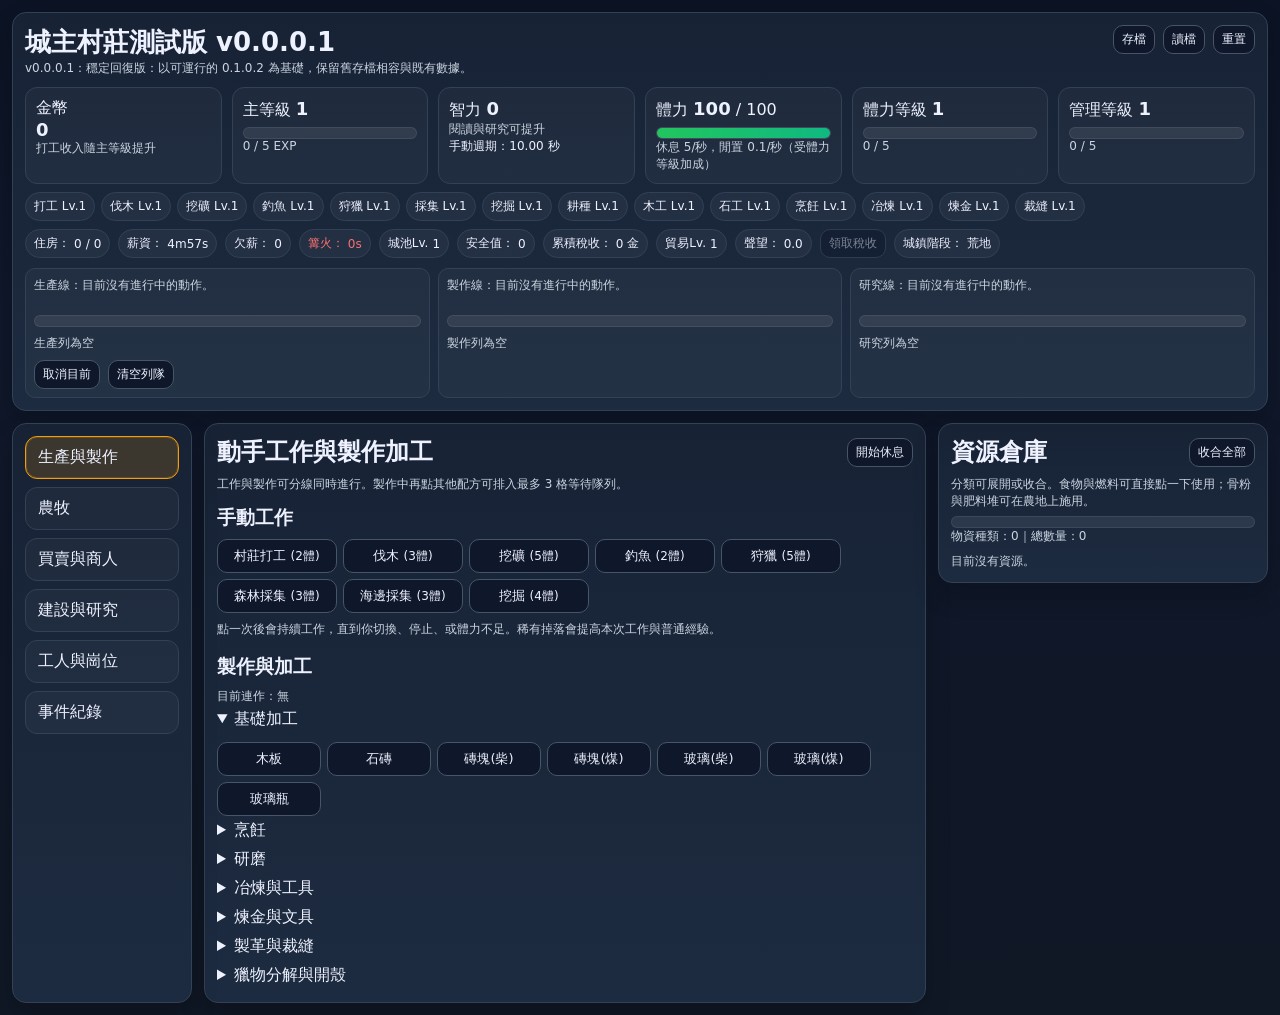
<file: index.html>
<!DOCTYPE html>
<html lang="zh-Hant">
<head>
  <meta charset="UTF-8" />
  <meta name="viewport" content="width=device-width, initial-scale=1.0" />
  <title>城主村莊測試版 v0.0.0.1</title>
  <link rel="stylesheet" href="./styles.css" />
</head>
<body>
  <div class="wrap">
    <section class="panel header">
      <div class="header-top">
        <div>
          <h1 id="gameTitle">城主村莊測試版 v0.0.0.1</h1>
          <div class="muted small" id="gameVersionNote">v0.0.0.1：穩定回復版：以可運行的 0.1.0.2 為基礎，保留舊存檔相容與既有數據。</div>
        </div>
        <div class="header-actions">
          <button id="saveBtn" class="tiny-btn" type="button">存檔</button>
          <button id="loadBtn" class="tiny-btn" type="button">讀檔</button>
          <button id="resetBtn" class="tiny-btn" type="button">重置</button>
        </div>
      </div>

      <div class="top-grid">
        <div class="stat">
          <div>金幣</div>
          <strong id="gold">0</strong>
          <div class="small muted">打工收入隨主等級提升</div>
        </div>

        <div class="stat">
          <div>主等級 <strong id="level">1</strong></div>
          <div class="bar"><div id="expBar" class="fill exp"></div></div>
          <div class="small muted"><span id="exp">0</span> / <span id="expNext">5</span> EXP</div>
        </div>

        <div class="stat">
          <div>智力 <strong id="intelligence">0</strong></div>
          <div class="small muted">閱讀與研究可提升</div>
          <div class="small">手動週期：<span id="cycleTime">10.00</span> 秒</div>
        </div>

        <div class="stat">
          <div>體力 <strong id="stamina">100</strong> / <span id="maxStamina">100</span></div>
          <div class="bar"><div id="staminaBar" class="fill"></div></div>
          <div class="small muted">休息 5/秒，閒置 0.1/秒（受體力等級加成）</div>
        </div>

        <div class="stat">
          <div>體力等級 <strong id="staminaLevel">1</strong></div>
          <div class="bar"><div id="staminaExpBar" class="fill exp"></div></div>
          <div class="small muted"><span id="staminaExp">0</span> / <span id="staminaExpNext">5</span></div>
        </div>

        <div class="stat">
          <div>管理等級 <strong id="managementLevel">1</strong></div>
          <div class="bar"><div id="managementBar" class="fill exp"></div></div>
          <div class="small muted"><span id="managementExp">0</span> / <span id="managementExpNext">5</span></div>
        </div>
      </div>

      <div class="pill-wrap" id="skillPills"></div>

      <div class="row" style="margin-top:8px">
        <span class="pill">住房：<span id="housingUsed">0</span> / <span id="housingCap">0</span></span>
        <span class="pill" id="salaryPill">薪資：<span id="salaryTimer">300</span></span>
        <span class="pill">欠薪：<span id="salaryDebt">0</span></span>
        <span class="pill" id="campfirePill">篝火：<span id="campfireSec">0</span></span>
        <span class="pill" id="castlePill">城池Lv.<span id="castleLevel">1</span></span>
        <span class="pill" id="safetyPill">安全值：<span id="safetyValue">0</span></span>
        <span class="pill" id="taxPill">累積稅收：<span id="taxIncome">0</span> 金</span>
        <span class="pill" id="tradePill">貿易Lv.<span id="tradeLevel">1</span></span>
        <span class="pill" id="reputationPill">聲望：<span id="reputationValue">0</span></span>
        <button id="claimTaxBtn" class="tiny-btn" type="button">領取稅收</button>
        <span class="pill" id="townStagePill">城鎮階段：<span id="researchUnlockText">荒地</span></span>
      </div>

      <div style="margin-top:10px" id="actionLanes" class="lane-grid">
        <div class="lane-card">
          <div class="lane-label" id="productionText">生產線：目前沒有進行中的動作。</div>
          <div class="bar"><div id="productionBar" class="fill action"></div></div>
          <div id="productionQueue" class="craft-queue"></div>
          <div class="row" style="margin-top:8px">
            <button id="cancelActionBtn" class="tiny-btn" type="button">取消目前</button>
            <button id="clearActionQueueBtn" class="tiny-btn" type="button">清空列隊</button>
          </div>
        </div>

        <div class="lane-card">
          <div class="lane-label" id="craftText">製作線：目前沒有進行中的動作。</div>
          <div class="bar"><div id="craftBar" class="fill action"></div></div>
          <div id="craftQueueTop" class="craft-queue"></div>
        </div>

        <div class="lane-card">
          <div class="lane-label" id="researchText">研究線：目前沒有進行中的動作。</div>
          <div class="bar"><div id="researchBar" class="fill exp"></div></div>
          <div id="researchQueue" class="craft-queue"></div>
        </div>
      </div>
    </section>

    <div class="layout">
      <nav class="panel nav-rail" id="mainNav">
        <button class="nav-btn" data-main-nav="production" type="button">生產與製作</button>
        <button class="nav-btn" data-main-nav="farm" type="button">農牧</button>
        <button class="nav-btn" data-main-nav="trade" type="button">買賣與商人</button>
        <button class="nav-btn" data-main-nav="build" type="button">建設與研究</button>
        <button class="nav-btn" data-main-nav="workers" type="button">工人與崗位</button>
        <button class="nav-btn" data-main-nav="log" type="button">事件紀錄</button>
      </nav>

      <div class="main-stack">
        <section class="panel main-page-panel" data-main-page="production">
          <div class="section-title">
            <h2 style="margin:0">動手工作與製作加工</h2>
            <div class="row">
              <button id="restBtn" class="tiny-btn" type="button">開始休息</button>
            </div>
          </div>

          <div class="small muted">
            工作與製作可分線同時進行。製作中再點其他配方可排入最多 3 格等待隊列。
          </div>

          <h3 style="margin:12px 0 8px">手動工作</h3>
          <div class="compact-actions">
            <button data-work="labor">村莊打工 <span class="small">(2體)</span></button>
            <button data-work="lumber">伐木 <span class="small">(3體)</span></button>
            <button data-work="mining">挖礦 <span class="small">(5體)</span></button>
            <button data-work="fishing">釣魚 <span class="small">(2體)</span></button>
            <button data-work="hunting">狩獵 <span class="small">(5體)</span></button>
            <button data-work="forest">森林採集 <span class="small">(3體)</span></button>
            <button data-work="shore">海邊採集 <span class="small">(3體)</span></button>
            <button data-work="digging">挖掘 <span class="small">(4體)</span></button>
          </div>

          <div class="small muted" style="margin-top:8px">
            點一次後會持續工作，直到你切換、停止、或體力不足。稀有掉落會提高本次工作與普通經驗。
          </div>

          <h3 style="margin:16px 0 8px">製作與加工</h3>
          <div class="small muted">目前連作：<span id="autoCraftLabel">無</span></div>
          <details open>
            <summary>基礎加工</summary>
            <div class="row" style="margin-top:8px">
              <button data-craft="plank">木板</button>
              <button data-craft="stoneBrick">石磚</button>
              <button data-craft="brickFirewood">磚塊(柴)</button>
              <button data-craft="brickCoal">磚塊(煤)</button>
              <button data-craft="glassFirewood">玻璃(柴)</button>
              <button data-craft="glassCoal">玻璃(煤)</button>
              <button data-craft="bottle">玻璃瓶</button>
            </div>
          </details>
          <details>
            <summary>烹飪</summary>
            <div class="row" style="margin-top:8px">
              <button data-craft="grilledMeat">烤肉</button>
              <button data-craft="grilledFish">烤魚</button>
              <button data-craft="bread">麵包</button>
              <button data-craft="grilledSausage">烤香腸</button>
              <button data-craft="bearStew">燉熊掌</button>
              <button data-craft="applePie">蘋果派</button>
              <button data-craft="clamSoup">海鮮湯</button>
            </div>
          </details>
          <details>
            <summary>研磨</summary>
            <div class="row" style="margin-top:8px">
              <button data-craft="flour">小麥粉</button>
              <button data-craft="boneMeal">骨粉</button>
              <button data-craft="compost">肥料堆</button>
              <button data-craft="wheatSeedBundle">小麥種子</button>
              <button data-craft="coalPowder">碳粉</button>
              <button data-craft="copperPowder">銅粉</button>
              <button data-craft="ironPowder">鐵粉</button>
              <button data-craft="silverPowder">銀粉</button>
              <button data-craft="goldPowder">金粉</button>
              <button data-craft="magnetitePowder">磁石粉</button>
              <button data-craft="crystalPowder">水晶粉</button>
              <button data-craft="gemPowder">寶石粉</button>
            </div>
          </details>
          <details>
            <summary>冶煉與工具</summary>
            <div class="row" style="margin-top:8px">
              <button data-craft="ironFirewood">鐵錠(柴)</button>
              <button data-craft="ironCoal">鐵錠(煤)</button>
              <button data-craft="copperFirewood">銅錠(柴)</button>
              <button data-craft="copperCoal">銅錠(煤)</button>
              <button data-craft="stoneAxeTool">石斧</button>
              <button data-craft="stonePickTool">石鎬</button>
              <button data-craft="shovelTool">石鏟</button>
              <button data-craft="stoneCarvingKnifeTool">石刻木刀</button>
              <button data-craft="stoneHammerTool">石鎚子</button>
              <button data-craft="stonePotTool">石鍋子</button>
              <button data-craft="stoneHoeTool">石鋤頭</button>
              <button data-craft="stonePitchforkTool">石草叉</button>
              <button data-craft="fishingRodTool">石釣竿</button>
              <button data-craft="copperAxeTool">銅斧</button>
              <button data-craft="copperPickTool">銅鎬</button>
              <button data-craft="copperShovelTool">銅鏟</button>
              <button data-craft="copperCarvingKnifeTool">銅刻木刀</button>
              <button data-craft="copperHammerTool">銅鎚子</button>
              <button data-craft="copperPotTool">銅鍋子</button>
              <button data-craft="copperHoeTool">銅鋤頭</button>
              <button data-craft="copperPitchforkTool">銅草叉</button>
              <button data-craft="copperFishingRodTool">銅釣竿</button>
              <button data-craft="ironFishingRodTool">鐵釣竿</button>
            </div>
          </details>
          <details>
            <summary>煉金與文具</summary>
            <div class="row" style="margin-top:8px">
              <button data-craft="herbTonic">鞣劑</button>
              <button data-craft="staminaPotion">體力藥劑</button>
              <button data-craft="paper">紙張</button>
              <button data-craft="ink">墨水</button>
              <button data-craft="note">破舊筆記</button>
              <button data-craft="manual">入門教程</button>
            </div>
          </details>
          <details>
            <summary>製革與裁縫</summary>
            <div class="row" style="margin-top:8px">
              <button data-craft="cottonThread">棉線</button>
              <button data-craft="cottonCloth">棉布</button>
              <button data-craft="grassThread">草線</button>
              <button data-craft="grassCloth">草布</button>
              <button data-craft="clothes">衣服</button>
              <button data-craft="fishNetTool">魚網</button>
            </div>
          </details>
          <details>
            <summary>獵物分解與開殼</summary>
            <div class="row" style="margin-top:8px">
              <button data-process="rabbit">兔子</button>
              <button data-process="chicken">雞</button>
              <button data-process="boar">野豬</button>
              <button data-process="deer">鹿</button>
              <button data-process="wolf">野狼</button>
              <button data-process="brownBear">棕熊</button>
              <button data-process="blackBear">黑熊</button>
              <button data-process="dairyCow">乳牛</button>
              <button data-process="bull">公牛</button>
              <button data-process="shellfish">貝類</button>
            </div>
          </details>
        </section>

        <section class="panel main-page-panel" data-main-page="farm">
          <div class="section-title">
            <h2 style="margin:0">耕種</h2>
            <div class="row">
              <span class="pill" id="farmingPill">耕種Lv.<span id="farmingLevel">1</span></span>
              <span class="pill">種子返還：<span id="seedReturnRate">10%</span></span>
            </div>
          </div>

          <div class="farm-controls">
            <button id="seedSelectBtn" class="farm-control-btn compact" type="button">手動：未選擇</button>
            <button id="plantBtn" class="farm-control-btn short" type="button">種下</button>
            <button id="farmerSeedBtn" class="tiny-btn farm-control-btn compact" type="button">農夫：自動</button>
            <button id="farmerAutoFertilizeBtn" class="tiny-btn farm-control-btn compact" type="button">施肥：關</button>
          </div>

          <div class="small muted" style="margin-top:6px">
            樹果類成長較久，但收成時可取得蘋果、木頭、樹枝、樹葉。小麥現在會固定返還部分種子。骨粉可縮短 5% 成長時間，肥料堆可縮短 10% 成長時間。水渠可加快農田生長，風車可提高種子返還。
          </div>

          <div id="plots"></div>
        </section>

        <section class="panel main-page-panel" data-main-page="farm">
          <div class="section-title">
            <h2 style="margin:0">牧場</h2>
            <div class="row">
              <span class="pill" id="ranchLevelPill">牧場Lv.<span id="ranchLevel">0</span></span>
              <span class="pill">牧場工人：<span id="ranchWorkers">0</span></span>
            </div>
          </div>

          <div class="small muted">
            工人可在牧場照料與繁殖已擁有的活體動物。雞會生蛋，也有機會增加羽毛與雞隻；其他動物需要至少 2 隻才有機會繁殖。
          </div>

          <div id="pastureArea" style="margin-top:8px"></div>
        </section>

        <section class="panel main-page-panel" data-main-page="trade">
          <div class="section-title">
            <h2 style="margin:0">買賣與商人</h2>
          </div>

          <div class="small muted">
            買入材料、賣出庫存，並透過布告欄完成商人收購訂單。
          </div>

          <div id="merchantArea" style="margin-top:8px"></div>
        </section>

        <section class="panel main-page-panel" data-main-page="build">
          <div class="section-title">
            <h2 style="margin:0">建築、住房與研究</h2>
            <div class="row">
              <button id="payDebtBtn" class="tiny-btn" type="button">支付欠薪</button>
            </div>
          </div>

          <details open>
            <summary>住房與城防</summary>
            <div class="row" style="margin-top:8px">
              <button data-build="cabin" type="button">小木屋 +2人</button>
              <button data-build="stoneHouse" type="button">中石屋 +5人</button>
              <button data-build="wall" type="button">城牆段</button>
            </div>
            <div class="small muted" style="margin-top:6px">
              工人需要住房空位才能招募；建造城牆可提高城池經驗，城池等級越高越安全，也會提高商人到訪率與消費金額。
            </div>
          </details>

          <details open>
            <summary>功能建築升級</summary>
            <div id="buildingButtons" class="row" style="margin-top:8px"></div>
            <div class="small muted" style="margin-top:6px">
              水井加速回體；水渠加速農田生長並提高作物產量；圖書室加速閱讀與研究；磨坊加速各類研磨配方；風車提高種子返還率並進一步強化磨坊效率；煉金小屋加速煉金；鐵匠鋪加速冶煉與工具；裁縫小屋加速皮革；城鎮中心提高人民工作速度與商人到訪率；牧場提高繁殖速度與雞蛋產量。
            </div>
          </details>

          <details open>
            <summary>研究</summary>
            <div id="researchArea" style="margin-top:8px"></div>
            <div class="small muted" style="margin-top:6px">
              智力達門檻可研究。完成後解鎖工具配方，工具做出後會進入倉庫。
            </div>
          </details>
        </section>

        <section class="panel main-page-panel" data-main-page="workers">
          <div class="section-title">
            <h2 style="margin:0">工人與崗位</h2>
            <div class="row">
              <button id="recruitBtn" type="button">招募工人（40金）</button>
              <span class="pill">平均週期：<span id="workerCycle">10.00</span> 秒</span>
            </div>
          </div>

          <div class="small muted">
            可手動指派工人到對應工作崗位。工人也能打工、工匠製作、廚師烹飪與牧場繁殖；農夫會自動種植倉庫內的種子並收成成熟作物，開啟後也會自動施肥。工人工作需消耗體力，會自動吃倉庫食物並嘗試裝備工具與衣服。
          </div>

          <div class="small muted" style="margin-top:8px">
            工匠、食物與工具優先順序可直接在下方各工人卡片中個別設定。
          </div>

          <div id="quickAssignArea"></div>
          <div id="workers"></div>
        </section>

        <section class="panel log-panel main-page-panel" data-main-page="log">
          <div class="section-title">
            <h2 style="margin:0">事件紀錄</h2>
            <div class="row">
              <button id="logAllBtn" class="tiny-btn" type="button">全部</button>
              <button id="logImportantBtn" class="tiny-btn" type="button">重要訊息</button>
              <button id="logLootBtn" class="tiny-btn" type="button">獲取訊息</button>
              <button id="logWorkerBtn" class="tiny-btn" type="button">工人訊息</button>
            </div>
          </div>
          <div id="log" class="log"></div>
        </section>
      </div>

      <aside class="sidebar">
        <section class="panel">
          <div class="resource-head">
            <h2 style="margin:0">資源倉庫</h2>
            <button id="toggleResourcesBtn" class="tiny-btn" type="button">收合全部</button>
          </div>
          <div class="small muted" style="margin-top:8px">
            分類可展開或收合。食物與燃料可直接點一下使用；骨粉與肥料堆可在農地上施用。
          </div>
          <div class="bar"><div id="campfireBar" class="fill fire"></div></div>
          <div id="resources"></div>
        </section>
      </aside>
    </div>
  </div>

  <div id="actionModal" class="modal-backdrop" aria-hidden="true">
    <div class="modal-card" role="dialog" aria-modal="true" aria-labelledby="actionModalTitle">
      <h3 id="actionModalTitle">操作</h3>
      <div id="actionModalDesc" class="small muted modal-desc"></div>
      <div class="action-modal-grid">
        <div class="row" style="justify-content:space-between;align-items:center">
          <label class="small muted">
            次數 / 份數
            <input id="actionQtyInput" type="number" min="1" max="9999" value="1" style="width:100px;margin-left:6px">
          </label>
          <span id="actionQtyHint" class="small muted"></span>
        </div>
        <div id="actionQuickBtns" class="action-quick"></div>
      </div>
      <div class="modal-actions">
        <button id="actionCancelBtn" class="tiny-btn" type="button">取消</button>
        <button id="actionQueueBtn" class="tiny-btn" type="button">加入列隊</button>
        <button id="actionStartBtn" class="tiny-btn" type="button">立即開始</button>
      </div>
    </div>
  </div>

  <div id="queueModal" class="modal-backdrop" aria-hidden="true">
    <div class="modal-card" role="dialog" aria-modal="true" aria-labelledby="queueModalTitle">
      <h3 id="queueModalTitle">列隊</h3>
      <div id="queueModalDesc" class="small muted modal-desc"></div>
      <div id="queueModalBody" class="queue-list" style="margin-top:8px"></div>
      <div class="modal-actions">
        <button id="queueModalCloseBtn" class="tiny-btn" type="button">關閉</button>
        <button id="queueModalClearBtn" class="tiny-btn" type="button">清空列隊</button>
      </div>
    </div>
  </div>

  <div id="resetModal" class="modal-backdrop" aria-hidden="true">
    <div class="modal-card" role="dialog" aria-modal="true" aria-labelledby="resetTitle">
      <h3 id="resetTitle">確認重置存檔</h3>
      <div class="small muted">這會清除目前進度，無法復原。</div>
      <label class="check-row small">
        <input id="resetAcknowledge" type="checkbox" />
        <span>我已確認要永久刪除目前遊戲進度。</span>
      </label>
      <div class="modal-actions">
        <button id="resetCancelBtn" class="tiny-btn" type="button">取消</button>
        <button id="resetConfirmBtn" class="tiny-btn" type="button" disabled>確認重置</button>
      </div>
    </div>
  </div>

  <div id="choiceModal" class="modal-backdrop" aria-hidden="true">
    <div class="modal-card" role="dialog" aria-modal="true" aria-labelledby="choiceModalTitle">
      <h3 id="choiceModalTitle">選擇項目</h3>
      <div id="choiceModalDesc" class="small muted modal-desc"></div>
      <div id="choiceModalOptions" class="action-quick" style="margin-top:12px"></div>
      <div class="modal-actions">
        <button id="choiceModalCloseBtn" class="tiny-btn" type="button">關閉</button>
      </div>
    </div>
  </div>

  <script type="module" src="./js/app/main.js"></script>
</body>
</html>
</file>
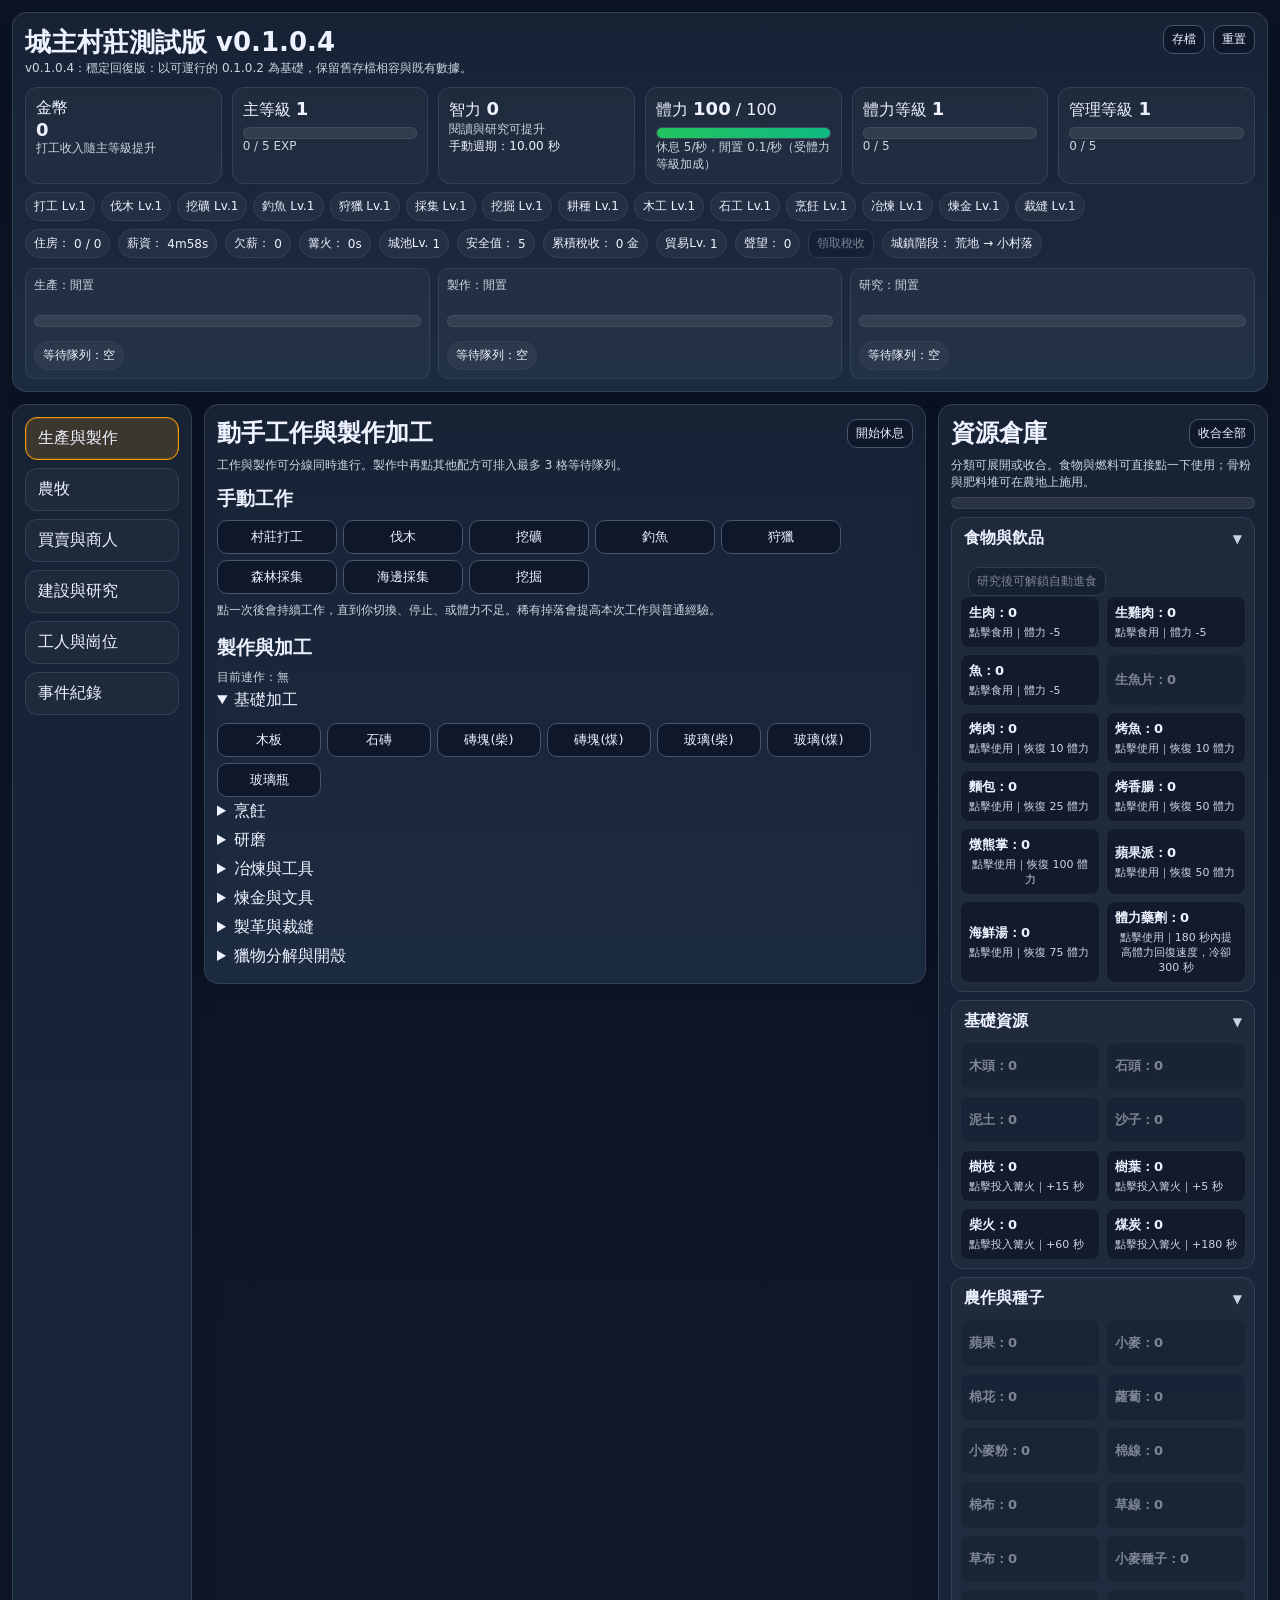
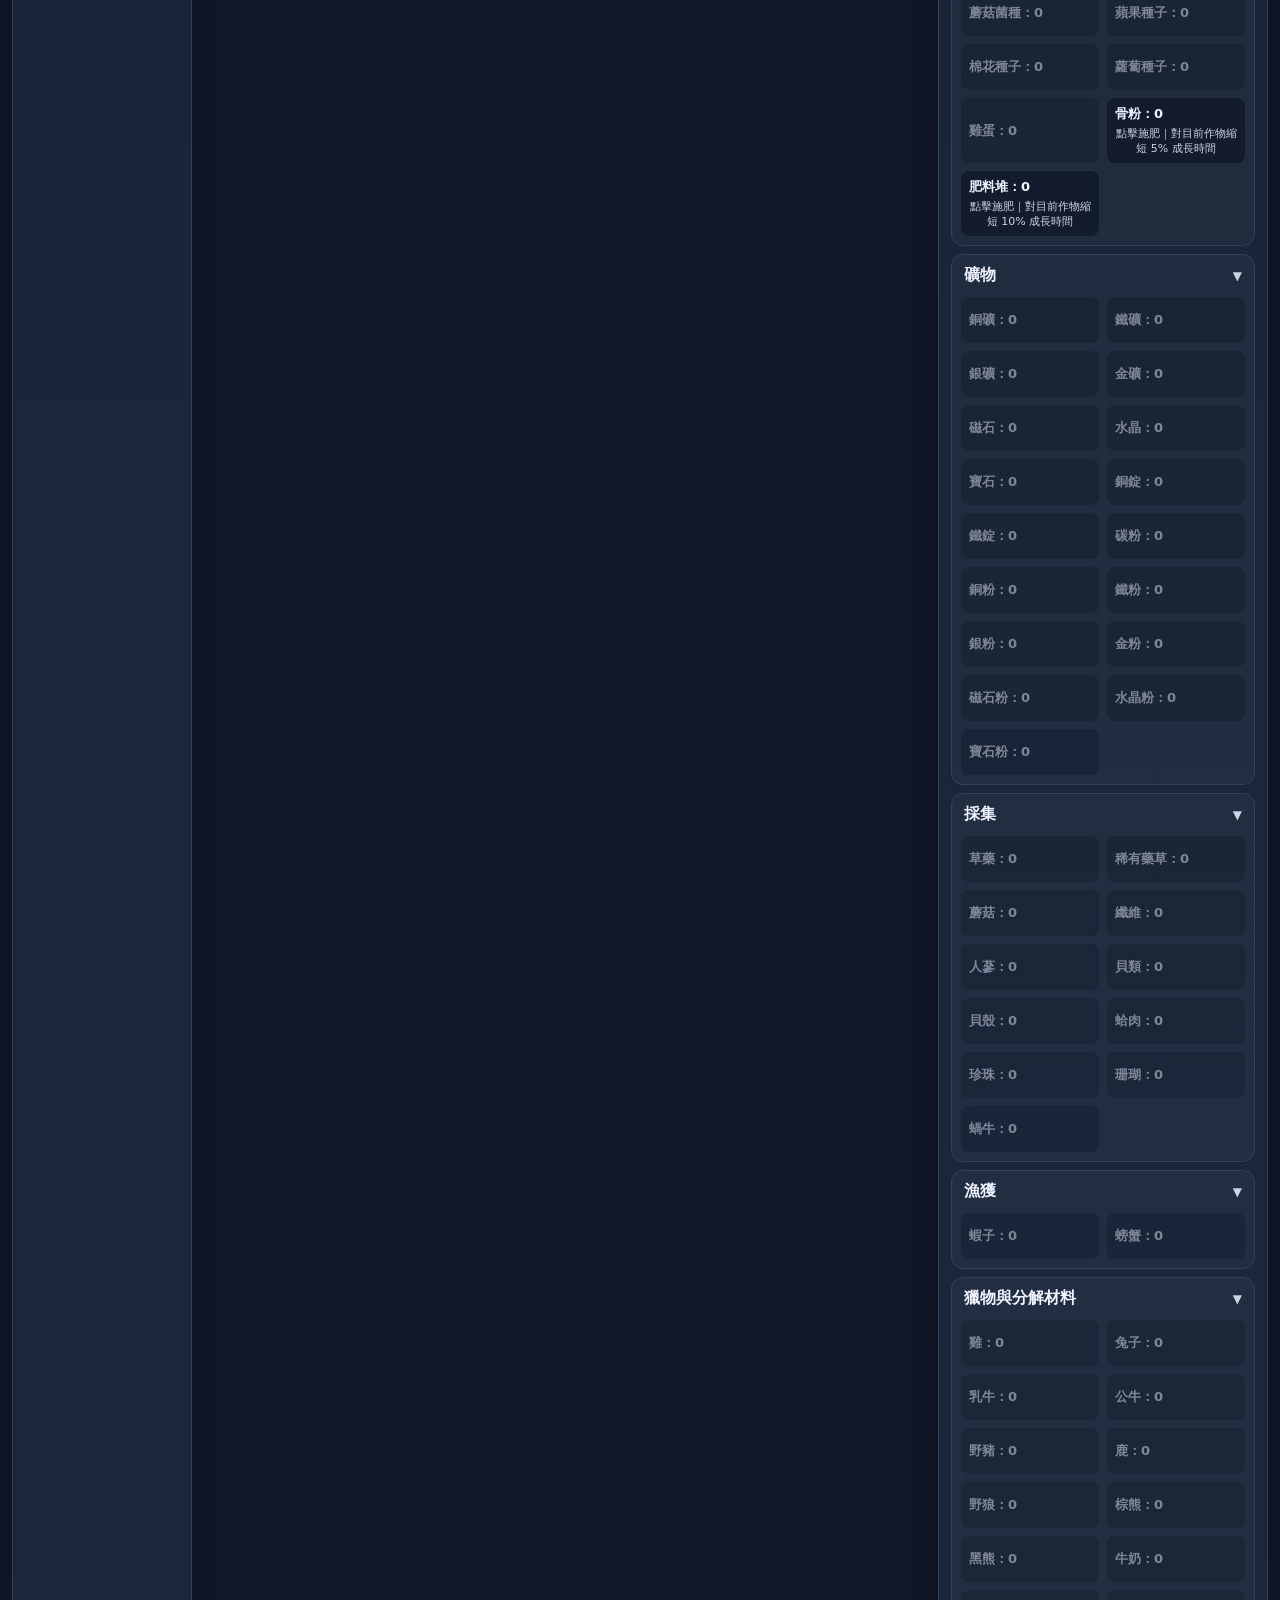
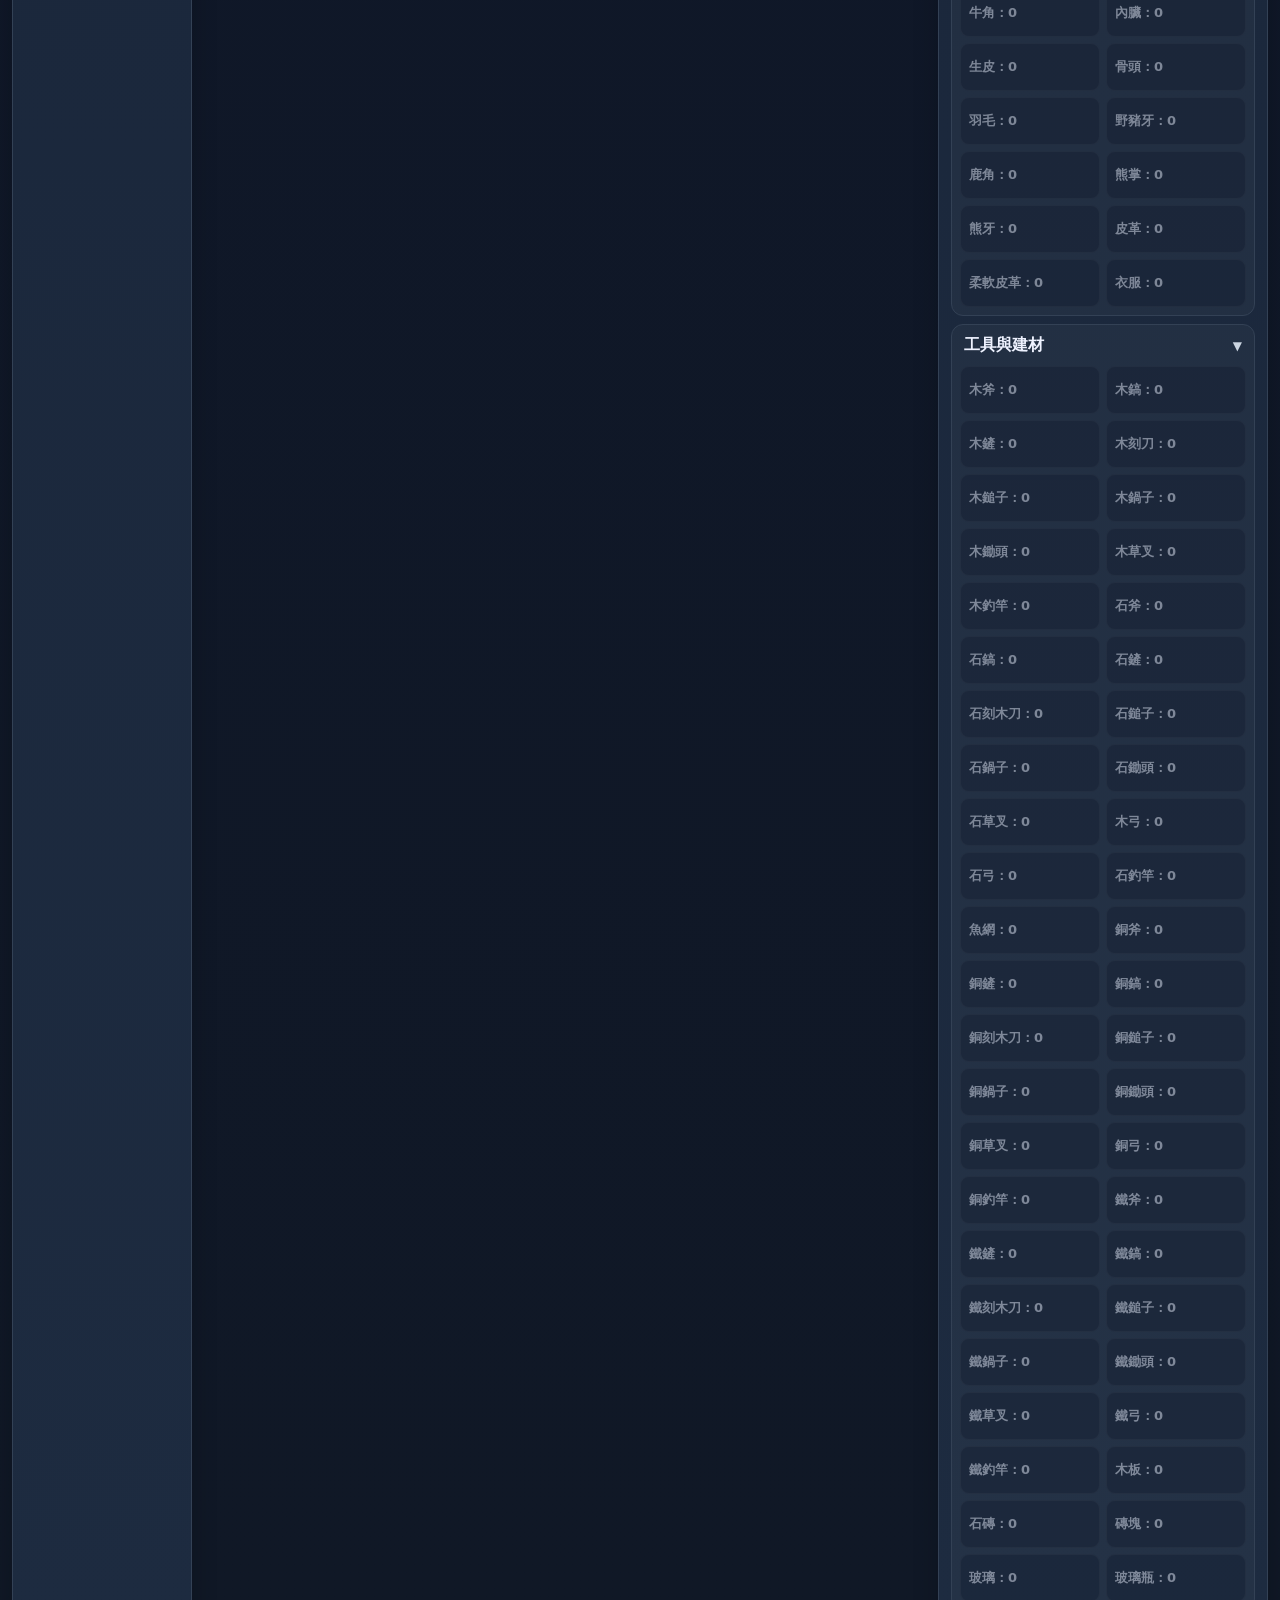
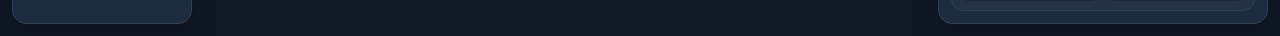
<file: city_lord v0.1.0.4 index.html>
<!DOCTYPE html>
<html lang="zh-Hant">
<head>
  <meta charset="UTF-8" />
  <meta name="viewport" content="width=device-width, initial-scale=1.0" />
  <title>城主村莊測試版 v0.1.0.4</title>
  <style>
    :root{
      --bg:#0f172a;
      --panel:#172235;
      --panel2:#1d2b40;
      --line:#334155;
      --text:#eef2ff;
      --muted:#cbd5e1;
      --accent:#f59e0b;
      --good:#34d399;
      --bad:#f87171;
      --blue:#60a5fa;
    }
    *{box-sizing:border-box}
    body{margin:0;background:linear-gradient(180deg,#0b1324,#0f172a 30%,#101826);color:var(--text);font-family:system-ui,-apple-system,BlinkMacSystemFont,"Segoe UI",sans-serif;}
    button,select{font:inherit}
    .wrap{max-width:1500px;margin:0 auto;padding:12px;}
    .layout{display:grid;grid-template-columns:180px minmax(0,1fr) 330px;gap:12px;align-items:stretch;margin-top:12px}
    .nav-rail{display:flex;flex-direction:column;gap:8px;position:sticky;top:10px}
    .nav-btn{width:100%;text-align:left;padding:10px 12px;border-radius:12px;border:1px solid var(--line);background:rgba(255,255,255,.03);color:var(--text);cursor:pointer}
    .nav-btn:hover{border-color:var(--accent);background:rgba(245,158,11,.10)}
    .nav-btn.active{border-color:var(--accent);background:rgba(245,158,11,.16);box-shadow:0 0 0 1px rgba(245,158,11,.2) inset}
    .main-stack{display:flex;flex-direction:column;gap:12px;min-width:0}
    .main-page-panel.page-hidden{display:none !important}
    @media (max-width:1250px){.layout{grid-template-columns:160px minmax(0,1fr)}.sidebar{grid-column:1 / -1;position:static}}
    @media (max-width:900px){.layout{grid-template-columns:1fr}.nav-rail{position:static;flex-direction:row;flex-wrap:wrap}.sidebar{position:static}}
    .panel{background:linear-gradient(180deg,var(--panel),var(--panel2));border:1px solid var(--line);border-radius:14px;padding:12px;box-shadow:0 12px 26px rgba(0,0,0,.2)}
    .panel + .panel{margin-top:12px}
    .header h1{margin:0;font-size:26px}
    .muted{color:var(--muted)}
    .small{font-size:12px}
    .top-grid{display:grid;grid-template-columns:repeat(6,1fr);gap:10px;margin-top:10px}
    @media (max-width:1200px){.top-grid{grid-template-columns:repeat(3,1fr)}}
    @media (max-width:700px){.top-grid{grid-template-columns:repeat(2,1fr)}}
    .stat{background:rgba(255,255,255,.03);border:1px solid var(--line);border-radius:12px;padding:10px;min-height:92px}
    .stat strong{font-size:18px}
    .bar{height:12px;background:rgba(255,255,255,.08);border:1px solid rgba(255,255,255,.08);border-radius:999px;overflow:hidden;margin-top:6px}
    .fill{height:100%;width:0%;background:linear-gradient(90deg,#22c55e,#10b981);transition:width .12s linear}
    .fill.exp{background:linear-gradient(90deg,#f59e0b,#fbbf24)}
    .fill.action{background:linear-gradient(90deg,#60a5fa,#a78bfa)}
    .fill.fire{background:linear-gradient(90deg,#fb7185,#f59e0b)}
    .pill-wrap{display:flex;flex-wrap:wrap;gap:6px;margin-top:8px}
    .pill{display:inline-flex;align-items:center;gap:4px;padding:5px 8px;border-radius:999px;background:rgba(255,255,255,.04);border:1px solid var(--line);font-size:12px}
    .sub-grid{display:grid;grid-template-columns:1fr 1fr;gap:12px}
    .main-two-col{display:grid;grid-template-columns:minmax(320px,430px) minmax(0,1fr);gap:12px;margin-top:12px;align-items:start}
    .right-stack{display:flex;flex-direction:column;gap:12px}
    .log-panel{min-width:0}
    @media (max-width:900px){.sub-grid{grid-template-columns:1fr}.main-two-col{grid-template-columns:1fr}}
    .compact-actions{display:flex;flex-wrap:wrap;gap:6px}
    .compact-actions button{flex:0 0 120px;width:120px;padding:6px 10px;min-height:34px;font-size:13px;line-height:1.1;white-space:nowrap;text-align:center}
    [data-main-page="production"] details .row{display:flex;flex-wrap:wrap;gap:6px;align-items:flex-start}
    [data-main-page="production"] details .row button[data-craft],
    [data-main-page="production"] details .row button[data-process]{flex:0 0 104px;width:104px;padding:6px 8px;min-height:34px;font-size:13px;line-height:1.1;white-space:nowrap;text-align:center;overflow:hidden;text-overflow:ellipsis}
    
    @media (max-width:700px){.compact-actions button{flex-basis:108px;width:108px;padding:6px 8px}[data-main-page="production"] details .row button[data-craft],[data-main-page="production"] details .row button[data-process]{flex-basis:96px;width:96px;padding:6px 6px}}
    button{background:#0f172a;color:var(--text);border:1px solid #475569;border-radius:10px;padding:8px 10px;cursor:pointer}
    button:hover,select:hover{border-color:var(--accent)}
    button:disabled{opacity:.45;cursor:not-allowed}
    select{background:#0f172a;color:var(--text);border:1px solid #475569;border-radius:10px;padding:7px 8px}
    .row{display:flex;flex-wrap:wrap;gap:8px;align-items:center}
    .section-title{display:flex;justify-content:space-between;align-items:center;gap:8px;margin-bottom:8px}
    .info-grid{display:grid;grid-template-columns:repeat(2,minmax(0,1fr));gap:8px}
    .mini{padding:8px;border-radius:10px;border:1px solid var(--line);background:rgba(255,255,255,.025)}
    .worker,.plot{padding:8px;border-radius:10px;border:1px solid var(--line);background:rgba(255,255,255,.03);margin-top:8px}
    .workers-grid,.plot-grid{display:grid;grid-template-columns:repeat(auto-fit,minmax(220px,1fr));gap:6px;margin-top:8px}
    .worker,.plot{margin-top:0;padding:6px 8px;min-height:84px}
    .worker .bar,.plot .bar{max-width:100%;width:100%;height:10px;margin-top:4px}
    .plot .bar{height:8px}
    .worker-status,.plot-header{display:flex;justify-content:space-between;gap:6px;margin-bottom:4px;align-items:flex-start}
    .worker-label,.plot-label{font-weight:700;font-size:13px}
    .plot-actions{display:flex;flex-wrap:wrap;gap:6px;margin-top:6px}
    .plot-actions .tiny-btn{padding:5px 8px;font-size:12px}
    .plot-note{font-size:12px;color:var(--muted);line-height:1.3}
    .quick-assign-grid{display:grid;grid-template-columns:repeat(auto-fit,minmax(210px,1fr));gap:8px;margin-top:10px}
    .qa-row{display:flex;align-items:center;justify-content:space-between;gap:8px;padding:8px;border-radius:10px;border:1px solid var(--line);background:rgba(255,255,255,.03)}
    .qa-controls{display:flex;align-items:center;gap:6px}
    .job-count{min-width:28px;text-align:center;font-weight:700}
    .list{display:grid;grid-template-columns:repeat(auto-fill,minmax(140px,1fr));gap:6px}
    .sidebar{position:sticky;top:10px}
    .resource-head{display:flex;justify-content:space-between;align-items:center;gap:8px}
    .resource-group{margin-top:8px;border:1px solid var(--line);border-radius:12px;background:rgba(255,255,255,.03);overflow:hidden}
    .resource-summary{width:100%;display:flex;justify-content:space-between;align-items:center;gap:8px;padding:10px 12px;background:transparent;border:0;border-radius:0;font-weight:700;text-align:left}
    .resource-summary:hover{background:rgba(255,255,255,.04);border-color:transparent}
    .resource-arrow{font-size:12px;color:var(--muted)}
    .resource-body{padding:0 8px 8px}
    .resource-body.closed{display:none}
    .resource-list{display:grid;grid-template-columns:1fr 1fr;gap:6px}
    .resource-item{padding:7px 8px;border-radius:9px;border:1px solid rgba(255,255,255,.07);background:rgba(15,23,42,.75);font-size:13px;display:flex;flex-direction:column;gap:3px;min-height:48px;justify-content:center}
    .resource-item.clickable{cursor:pointer}
    .resource-item.clickable:hover{border-color:var(--accent);background:rgba(30,41,59,.95)}
    .resource-item .meta{font-size:11px;color:var(--muted)}
    .log{max-height:520px;overflow:auto}
    .log-item{padding:6px 0;border-bottom:1px solid rgba(255,255,255,.06);font-size:13px}
    .active{border-color:var(--accent)!important;box-shadow:0 0 0 1px rgba(245,158,11,.32) inset}
    .good{color:var(--good)}
    .bad{color:var(--bad)}
    .tiny-btn{padding:5px 8px;font-size:12px}

    .craft-queue{display:flex;flex-wrap:wrap;gap:6px;margin-top:8px}
    .queue-pill{padding:5px 8px;border-radius:999px;background:rgba(255,255,255,.04);border:1px solid var(--line);font-size:12px}
    .queue-pill.clickable{cursor:pointer;user-select:none}
    .queue-pill.clickable:hover{border-color:var(--accent);background:rgba(245,158,11,.10)}
    #buildingButtons button, #researchArea button, [data-build], #payDebtBtn, #claimTaxBtn{pointer-events:auto; position:relative; z-index:2}
    details summary{cursor:pointer;padding:4px 0}
    details summary:hover{color:var(--accent)}
    .lane-grid{display:grid;grid-template-columns:repeat(3,minmax(0,1fr));gap:8px}
    .lane-card{padding:8px;border:1px solid var(--line);border-radius:10px;background:rgba(255,255,255,.03)}
    .lane-label{font-size:12px;color:var(--muted);min-height:32px}
    .merchant-grid{display:grid;grid-template-columns:repeat(auto-fill,minmax(150px,1fr));gap:8px;margin-top:8px}
    .merchant-item{padding:8px;border:1px solid var(--line);border-radius:10px;background:rgba(255,255,255,.03);display:flex;flex-direction:column;gap:6px}
    .merchant-item input[type="number"]{width:72px;background:#0f172a;color:var(--text);border:1px solid #475569;border-radius:8px;padding:4px 6px}

    .merchant-board{display:grid;grid-template-columns:repeat(auto-fill,minmax(220px,1fr));gap:8px;margin-top:8px}
.order-actions{display:grid;grid-template-columns:repeat(2,minmax(0,1fr));gap:8px;margin-top:6px}
.order-actions button{width:100%;justify-content:center}
.main-page-panel[data-main-page="trade"]{min-height:calc(100vh - 240px)}

    .tab-row{display:flex;gap:6px;flex-wrap:wrap;margin-top:8px}
    .tab-btn.active{outline:2px solid var(--accent);background:rgba(245,158,11,.18)}
    .research-card{padding:7px 8px;border:1px solid var(--line);border-radius:10px;background:rgba(255,255,255,.03);display:flex;flex-direction:column;gap:4px;min-width:120px;min-height:58px;justify-content:flex-start}
    .research-grid{display:grid;grid-template-columns:repeat(auto-fit,minmax(120px,1fr));gap:6px;margin-top:8px}

    .order-card{padding:8px;border:1px solid var(--line);border-radius:10px;background:rgba(255,255,255,.03);display:flex;flex-direction:column;gap:6px}

    .header-top{display:flex;justify-content:space-between;align-items:flex-start;gap:12px}
    .header-actions{display:flex;gap:8px;flex-wrap:wrap;justify-content:flex-end}
    .modal-backdrop{position:fixed;inset:0;background:rgba(2,6,23,.72);display:none;align-items:center;justify-content:center;padding:16px;z-index:100}
    .modal-backdrop.show{display:flex}
    .modal-card{width:min(480px,100%);background:linear-gradient(180deg,var(--panel),var(--panel2));border:1px solid var(--line);border-radius:16px;padding:16px;box-shadow:0 20px 40px rgba(0,0,0,.35)}
    .modal-card h3{margin:0 0 10px}
    .check-row{display:flex;align-items:flex-start;gap:8px;margin-top:10px}
    .modal-actions{display:flex;justify-content:flex-end;gap:8px;margin-top:14px}
  
    .action-modal-grid{display:grid;grid-template-columns:1fr;gap:10px}
    .action-quick{display:flex;flex-wrap:wrap;gap:8px;margin-top:8px}
    .action-quick button.active{outline:2px solid var(--accent);background:rgba(245,158,11,.18)}
    .modal-desc{max-height:280px;overflow:auto;white-space:pre-wrap;line-height:1.45}
    .queue-summary{display:flex;align-items:center;gap:8px;flex-wrap:wrap;margin-top:6px}
    .queue-toggle{padding:4px 8px;font-size:12px}
    .queue-list{display:flex;flex-direction:column;gap:6px;margin-top:8px}
    .queue-row{display:flex;justify-content:space-between;align-items:center;gap:8px;padding:6px 8px;border:1px solid var(--line);border-radius:10px;background:rgba(255,255,255,.03)}
    .queue-row .ops{display:flex;gap:4px;flex-wrap:wrap}
    .book-grid{display:grid;grid-template-columns:repeat(auto-fit,minmax(180px,1fr));gap:8px;margin:8px 0 0}
    .book-card{padding:8px;border:1px solid var(--line);border-radius:10px;background:rgba(255,255,255,.03);display:flex;flex-direction:column;gap:4px;min-height:96px;justify-content:flex-start}
    .research-summary{display:flex;flex-direction:column;gap:3px;min-width:0}
    .research-status{font-size:11px;color:var(--muted);line-height:1.2}
    .research-status.done{color:var(--good)}
    .research-mini-btn{padding:3px 8px;font-size:10px;line-height:1.1;align-self:flex-start;min-width:52px;border-radius:999px}
    .farm-controls{display:flex;flex-wrap:wrap;gap:8px;align-items:center;margin-top:4px}
    .farm-control-btn{padding:6px 10px;font-size:12px;line-height:1.2;border-radius:10px}
    .farm-control-btn.compact{min-width:0}
    .farm-control-btn.short{padding:6px 9px;min-width:0}

    .tag{display:inline-block;padding:3px 8px;border-radius:999px;border:1px solid var(--line);font-size:12px;color:var(--muted)}
  </style>
</head>
<body>
<div class="wrap">
  <section class="panel header">
    <div class="header-top">
      <div>
        <h1 id="gameTitle">城主村莊測試版 v0.1.0.4</h1>
        <div class="muted small" id="gameVersionNote">v0.1.0.3：穩定回復版：以可運行的 0.1.0.2 為基礎，保留舊存檔相容與既有數據。</div>
      </div>
      <div class="header-actions">
        <button id="saveBtn" class="tiny-btn">存檔</button>
        <button id="resetBtn" class="tiny-btn">重置</button>
      </div>
    </div>
    <div class="top-grid">
      <div class="stat">
        <div>金幣</div>
        <strong id="gold">0</strong>
        <div class="small muted">打工收入隨主等級提升</div>
      </div>
      <div class="stat">
        <div>主等級 <strong id="level">1</strong></div>
        <div class="bar"><div id="expBar" class="fill exp"></div></div>
        <div class="small muted"><span id="exp">0</span> / <span id="expNext">5</span> EXP</div>
      </div>
      <div class="stat">
        <div>智力 <strong id="intelligence">0</strong></div>
        <div class="small muted">閱讀與研究可提升</div>
        <div class="small">手動週期：<span id="cycleTime">10.00</span> 秒</div>
      </div>
      <div class="stat">
        <div>體力 <strong id="stamina">100</strong> / <span id="maxStamina">100</span></div>
        <div class="bar"><div id="staminaBar" class="fill"></div></div>
        <div class="small muted">休息 5/秒，閒置 0.1/秒（受體力等級加成）</div>
      </div>
      <div class="stat">
        <div>體力等級 <strong id="staminaLevel">1</strong></div>
        <div class="bar"><div id="staminaExpBar" class="fill exp"></div></div>
        <div class="small muted"><span id="staminaExp">0</span> / <span id="staminaExpNext">5</span></div>
      </div>
      <div class="stat">
        <div>管理等級 <strong id="managementLevel">1</strong></div>
        <div class="bar"><div id="managementBar" class="fill exp"></div></div>
        <div class="small muted"><span id="managementExp">0</span> / <span id="managementExpNext">5</span></div>
      </div>
    </div>
    <div class="pill-wrap" id="skillPills"></div>
    <div class="row" style="margin-top:8px">
      <span class="pill">住房：<span id="housingUsed">0</span> / <span id="housingCap">0</span></span>
      <span class="pill" id="salaryPill">薪資：<span id="salaryTimer">300</span></span>
      <span class="pill">欠薪：<span id="salaryDebt">0</span></span>
      <span class="pill" id="campfirePill">篝火：<span id="campfireSec">0</span></span>
      <span class="pill" id="castlePill">城池Lv.<span id="castleLevel">1</span></span>
      <span class="pill" id="safetyPill">安全值：<span id="safetyValue">0</span></span>
      <span class="pill" id="taxPill">累積稅收：<span id="taxIncome">0</span> 金</span>
      <span class="pill" id="tradePill">貿易Lv.<span id="tradeLevel">1</span></span>
      <span class="pill" id="reputationPill">聲望：<span id="reputationValue">0</span></span>
      <button id="claimTaxBtn" class="tiny-btn">領取稅收</button>
      <span class="pill" id="townStagePill">城鎮階段：<span id="researchUnlockText">荒地</span></span>
    </div>
    <div style="margin-top:10px" id="actionLanes" class="lane-grid">
      <div class="lane-card">
        <div class="lane-label" id="productionText">生產線：目前沒有進行中的動作。</div>
        <div class="bar"><div id="productionBar" class="fill action"></div></div>
        <div id="productionQueue" class="craft-queue"></div>
      </div>
      <div class="lane-card">
        <div class="lane-label" id="craftText">製作線：目前沒有進行中的動作。</div>
        <div class="bar"><div id="craftBar" class="fill action"></div></div>
        <div id="craftQueueTop" class="craft-queue"></div>
      </div>
      <div class="lane-card">
        <div class="lane-label" id="researchText">研究線：目前沒有進行中的動作。</div>
        <div class="bar"><div id="researchBar" class="fill exp"></div></div>
        <div id="researchQueue" class="craft-queue"></div>
      </div>
    </div>
  </section>

  <div class="layout">
    <nav class="panel nav-rail" id="mainNav">
      <button class="nav-btn" data-main-nav="production">生產與製作</button>
      <button class="nav-btn" data-main-nav="farm">農牧</button>
      <button class="nav-btn" data-main-nav="trade">買賣與商人</button>
      <button class="nav-btn" data-main-nav="build">建設與研究</button>
      <button class="nav-btn" data-main-nav="workers">工人與崗位</button>
      <button class="nav-btn" data-main-nav="log">事件紀錄</button>
    </nav>
    <div class="main-stack">
      <section class="panel main-page-panel" data-main-page="production">
        <div class="section-title">
          <h2 style="margin:0">動手工作與製作加工</h2>
          <div class="row">
            <button id="restBtn" class="tiny-btn">開始休息</button>
          </div>
        </div>
        <div class="small muted">工作與製作可分線同時進行。製作中再點其他配方可排入最多 3 格等待隊列。</div>
        <h3 style="margin:12px 0 8px">手動工作</h3>
        <div class="compact-actions">
          <button data-work="labor">村莊打工 <span class="small">(2體)</span></button>
          <button data-work="lumber">伐木 <span class="small">(3體)</span></button>
          <button data-work="mining">挖礦 <span class="small">(5體)</span></button>
          <button data-work="fishing">釣魚 <span class="small">(2體)</span></button>
          <button data-work="hunting">狩獵 <span class="small">(5體)</span></button>
          <button data-work="forest">森林採集 <span class="small">(3體)</span></button>
          <button data-work="shore">海邊採集 <span class="small">(3體)</span></button>
          <button data-work="digging">挖掘 <span class="small">(4體)</span></button>
        </div>
        <div class="small muted" style="margin-top:8px">點一次後會持續工作，直到你切換、停止、或體力不足。稀有掉落會提高本次工作與普通經驗。</div>
        
        <h3 style="margin:16px 0 8px">製作與加工</h3>
        <div class="small muted">目前連作：<span id="autoCraftLabel">無</span></div>
        
        <details open>
          <summary>基礎加工</summary>
          <div class="row" style="margin-top:8px">
            <button data-craft="plank">木板</button>
            <button data-craft="stoneBrick">石磚</button>
            <button data-craft="brickFirewood">磚塊(柴)</button>
            <button data-craft="brickCoal">磚塊(煤)</button>
            <button data-craft="glassFirewood">玻璃(柴)</button>
            <button data-craft="glassCoal">玻璃(煤)</button>
            <button data-craft="bottle">玻璃瓶</button>
          </div>
        </details>
        <details>
          <summary>烹飪</summary>
          <div class="row" style="margin-top:8px">
            <button data-craft="grilledMeat">烤肉</button>
            <button data-craft="grilledFish">烤魚</button>
            <button data-craft="bread">麵包</button>
            <button data-craft="grilledSausage">烤香腸</button>
            <button data-craft="bearStew">燉熊掌</button>
            <button data-craft="applePie">蘋果派</button>
            <button data-craft="clamSoup">海鮮湯</button>
          </div>
        </details>
        <details>
          <summary>研磨</summary>
          <div class="row" style="margin-top:8px">
            <button data-craft="flour">小麥粉</button>
            <button data-craft="boneMeal">骨粉</button>
            <button data-craft="compost">肥料堆</button>
            <button data-craft="wheatSeedBundle">小麥種子</button>
            <button data-craft="coalPowder">碳粉</button>
            <button data-craft="copperPowder">銅粉</button>
            <button data-craft="ironPowder">鐵粉</button>
            <button data-craft="silverPowder">銀粉</button>
            <button data-craft="goldPowder">金粉</button>
            <button data-craft="magnetitePowder">磁石粉</button>
            <button data-craft="crystalPowder">水晶粉</button>
            <button data-craft="gemPowder">寶石粉</button>
          </div>
        </details>
        <details>
          <summary>冶煉與工具</summary>
          <div class="row" style="margin-top:8px">
            <button data-craft="ironFirewood">鐵錠(柴)</button>
            <button data-craft="ironCoal">鐵錠(煤)</button>
            <button data-craft="copperFirewood">銅錠(柴)</button>
            <button data-craft="copperCoal">銅錠(煤)</button>
            <button data-craft="stoneAxeTool">石斧</button>
            <button data-craft="stonePickTool">石鎬</button>
            <button data-craft="shovelTool">石鏟</button>
            <button data-craft="stoneCarvingKnifeTool">石刻木刀</button>
            <button data-craft="stoneHammerTool">石鎚子</button>
            <button data-craft="stonePotTool">石鍋子</button>
            <button data-craft="stoneHoeTool">石鋤頭</button>
            <button data-craft="stonePitchforkTool">石草叉</button>
            <button data-craft="fishingRodTool">石釣竿</button>
            <button data-craft="copperAxeTool">銅斧</button>
            <button data-craft="copperPickTool">銅鎬</button>
            <button data-craft="copperShovelTool">銅鏟</button>
            <button data-craft="copperCarvingKnifeTool">銅刻木刀</button>
            <button data-craft="copperHammerTool">銅鎚子</button>
            <button data-craft="copperPotTool">銅鍋子</button>
            <button data-craft="copperHoeTool">銅鋤頭</button>
            <button data-craft="copperPitchforkTool">銅草叉</button>
            <button data-craft="copperFishingRodTool">銅釣竿</button>
            <button data-craft="ironFishingRodTool">鐵釣竿</button>
          </div>
        </details>
        <details>
          <summary>煉金與文具</summary>
          <div class="row" style="margin-top:8px">
            <button data-craft="herbTonic">鞣劑</button>
            <button data-craft="staminaPotion">體力藥劑</button>
            <button data-craft="paper">紙張</button>
            <button data-craft="ink">墨水</button>
            <button data-craft="note">破舊筆記</button>
            <button data-craft="manual">入門教程</button>
          </div>
        </details>
        <details>
          <summary>製革與裁縫</summary>
          <div class="row" style="margin-top:8px">
            <button data-craft="cottonThread">棉線</button>
            <button data-craft="cottonCloth">棉布</button>
            <button data-craft="grassThread">草線</button>
            <button data-craft="grassCloth">草布</button>
            <button data-craft="clothes">衣服</button>
            <button data-craft="fishNetTool">魚網</button>
          </div>
        </details>
        <details>
          <summary>獵物分解與開殼</summary>
          <div class="row" style="margin-top:8px">
            <button data-process="rabbit">兔子</button>
            <button data-process="chicken">雞</button>
            <button data-process="boar">野豬</button>
            <button data-process="deer">鹿</button>
            <button data-process="wolf">野狼</button>
            <button data-process="brownBear">棕熊</button>
            <button data-process="blackBear">黑熊</button>
            <button data-process="dairyCow">乳牛</button>
            <button data-process="bull">公牛</button>
            <button data-process="shellfish">貝類</button>
          </div>
        </details>

      </section>

      <section class="panel main-page-panel" data-main-page="farm">
        <div class="section-title">
          <h2 style="margin:0">耕種</h2>
          <div class="row">
            <span class="pill" id="farmingPill">耕種Lv.<span id="farmingLevel">1</span></span>
            <span class="pill">種子返還：<span id="seedReturnRate">10%</span></span>
          </div>
        </div>
        <div class="farm-controls">
          <button id="seedSelectBtn" class="farm-control-btn compact" type="button">手動：未選擇</button>
          <button id="plantBtn" class="farm-control-btn short" type="button">種下</button>
          <button id="farmerSeedBtn" class="tiny-btn farm-control-btn compact" type="button">農夫：自動</button>
          <button id="farmerAutoFertilizeBtn" class="tiny-btn farm-control-btn compact" type="button">施肥：關</button>
        </div>
        <div class="small muted" style="margin-top:6px">樹果類成長較久，但收成時可取得蘋果、木頭、樹枝、樹葉。小麥現在會固定返還部分種子。骨粉可縮短 5% 成長時間，肥料堆可縮短 10% 成長時間。水渠可加快農田生長，風車可提高種子返還。</div>
        <div id="plots"></div>
      </section>

      <section class="panel main-page-panel" data-main-page="farm">
        <div class="section-title">
          <h2 style="margin:0">牧場</h2>
          <div class="row">
            <span class="pill" id="ranchLevelPill">牧場Lv.<span id="ranchLevel">0</span></span>
            <span class="pill">牧場工人：<span id="ranchWorkers">0</span></span>
          </div>
        </div>
        <div class="small muted">工人可在牧場照料與繁殖已擁有的活體動物。雞會生蛋，也有機會增加羽毛與雞隻；其他動物需要至少 2 隻才有機會繁殖。</div>
        <div id="pastureArea" style="margin-top:8px"></div>
      </section>
    
      <section class="panel log-panel main-page-panel" data-main-page="log">
        <div class="section-title">
          <h2 style="margin:0">事件紀錄</h2>
          <div class="row">
            <button id="logAllBtn" class="tiny-btn">全部</button>
            <button id="logImportantBtn" class="tiny-btn">重要訊息</button>
            <button id="logLootBtn" class="tiny-btn">獲取訊息</button>
            <button id="logWorkerBtn" class="tiny-btn">工人訊息</button>
          </div>
        </div>
        <div id="log" class="log"></div>
      </section>

      <section class="panel main-page-panel" data-main-page="trade">
        <div class="section-title">
          <h2 style="margin:0">買賣與商人</h2>
          <div class="small muted">買入材料、賣出庫存，並透過布告欄完成商人收購訂單。</div>
        </div>
        <div id="merchantArea" style="margin-top:8px"></div>
      </section>

      <section class="panel main-page-panel" data-main-page="build">
        <div class="section-title">
          <h2 style="margin:0">建築、住房與研究</h2>
          <div class="row"><button id="payDebtBtn" class="tiny-btn">支付欠薪</button></div>
        </div>
        <details open>
          <summary>住房與城防</summary>
          <div class="row" style="margin-top:8px">
            <button data-build="cabin">小木屋 +2人</button>
            <button data-build="stoneHouse">中石屋 +5人</button>
            <button data-build="wall">城牆段</button>
          </div>
          <div class="small muted" style="margin-top:6px">工人需要住房空位才能招募；建造城牆可提高城池經驗，城池等級越高越安全，也會提高商人到訪率與消費金額。</div>
        </details>
        <details open>
          <summary>功能建築升級</summary>
          <div id="buildingButtons" class="row" style="margin-top:8px"></div>
          <div class="small muted" style="margin-top:6px">水井加速回體；水渠加速農田生長並提高作物產量；圖書室加速閱讀與研究；磨坊加速各類研磨配方；風車提高種子返還率並進一步強化磨坊效率；煉金小屋加速煉金；鐵匠鋪加速冶煉與工具；裁縫小屋加速皮革；城鎮中心提高人民工作速度與商人到訪率；牧場提高繁殖速度與雞蛋產量。</div>
        </details>
        <details open>
          <summary>研究</summary>
          <div id="researchArea" style="margin-top:8px"></div>
          <div class="small muted" style="margin-top:6px">智力達門檻可研究。完成後解鎖工具配方，工具做出後會進入倉庫。</div>
        </details>
      </section>

      <section class="panel main-page-panel" data-main-page="workers">
        <div class="section-title">
          <h2 style="margin:0">工人與崗位</h2>
          <div class="row">
            <button id="recruitBtn">招募工人（40金）</button>
            <span class="pill">平均週期：<span id="workerCycle">10.00</span> 秒</span>
          </div>
        </div>
        <div class="small muted">可手動指派工人到對應工作崗位。工人也能打工、工匠製作、廚師烹飪與牧場繁殖；農夫會自動種植倉庫內的種子並收成成熟作物，開啟後也會自動施肥。工人工作需消耗體力，會自動吃倉庫食物並嘗試裝備工具與衣服。</div>
        <div class="small muted" style="margin-top:8px">工匠、食物與工具優先順序可直接在下方各工人卡片中個別設定。</div>
        <div id="quickAssignArea"></div>
        <div id="workers"></div>
      </section>
    </div>

    <aside class="sidebar">
      <section class="panel">
        <div class="resource-head">
          <h2 style="margin:0">資源倉庫</h2>
          <button id="toggleResourcesBtn" class="tiny-btn">收合全部</button>
        </div>
        <div class="small muted" style="margin-top:8px">分類可展開或收合。食物與燃料可直接點一下使用；骨粉與肥料堆可在農地上施用。</div>
        <div class="bar"><div id="campfireBar" class="fill fire"></div></div>
        <div id="resources"></div>
      </section>
    </aside>
  </div>
</div>

<div id="actionModal" class="modal-backdrop" aria-hidden="true">
  <div class="modal-card" role="dialog" aria-modal="true" aria-labelledby="actionModalTitle">
    <h3 id="actionModalTitle">操作</h3>
    <div id="actionModalDesc" class="small muted modal-desc"></div>
    <div class="action-modal-grid">
      <div class="row" style="justify-content:space-between;align-items:center">
        <label class="small muted">次數 / 份數 <input id="actionQtyInput" type="number" min="1" max="9999" value="1" style="width:100px;margin-left:6px"></label>
        <span id="actionQtyHint" class="small muted"></span>
      </div>
      <div id="actionQuickBtns" class="action-quick"></div>
    </div>
    <div class="modal-actions">
      <button id="actionCancelBtn" class="tiny-btn">取消</button>
      <button id="actionQueueBtn" class="tiny-btn">加入列隊</button>
      <button id="actionStartBtn" class="tiny-btn">立即開始</button>
    </div>
  </div>
</div>


<div id="queueModal" class="modal-backdrop" aria-hidden="true">
  <div class="modal-card" role="dialog" aria-modal="true" aria-labelledby="queueModalTitle">
    <h3 id="queueModalTitle">列隊</h3>
    <div id="queueModalDesc" class="small muted modal-desc"></div>
    <div id="queueModalBody" class="queue-list" style="margin-top:8px"></div>
    <div class="modal-actions">
      <button id="queueModalCloseBtn" class="tiny-btn">關閉</button>
      <button id="queueModalClearBtn" class="tiny-btn">清空列隊</button>
    </div>
  </div>
</div>

<div id="resetModal" class="modal-backdrop" aria-hidden="true">
  <div class="modal-card" role="dialog" aria-modal="true" aria-labelledby="resetTitle">
    <h3 id="resetTitle">確認重置存檔</h3>
    <div class="small muted">這會清除目前存檔、共用存檔與舊版相容存檔，無法復原。</div>
    <label class="check-row small"><input id="resetAcknowledge" type="checkbox"> <span>我已確認要永久刪除目前遊戲進度。</span></label>
    <div class="modal-actions">
      <button id="resetCancelBtn" class="tiny-btn">取消</button>
      <button id="resetConfirmBtn" class="tiny-btn" disabled>確認重置</button>
    </div>
  </div>
</div>

<div id="choiceModal" class="modal-backdrop" aria-hidden="true">
  <div class="modal-card" role="dialog" aria-modal="true" aria-labelledby="choiceModalTitle">
    <h3 id="choiceModalTitle">選擇項目</h3>
    <div id="choiceModalDesc" class="small muted modal-desc"></div>
    <div id="choiceModalOptions" class="action-quick" style="margin-top:12px"></div>
    <div class="modal-actions">
      <button id="choiceModalCloseBtn" class="tiny-btn" type="button">關閉</button>
    </div>
  </div>
</div>
<script>
const GAME_VERSION = 'v0.1.0.4';
const GAME_TITLE = '城主村莊測試版 ' + GAME_VERSION;
const GAME_CHANGELOG = '穩定回復版：以可運行的 0.1.0.2 為基礎，保留舊存檔相容與既有數據。';
function syncGameVersionLabels(){
  document.title = GAME_TITLE;
  const titleEl = document.getElementById('gameTitle');
  if(titleEl) titleEl.textContent = GAME_TITLE;
  const noteEl = document.getElementById('gameVersionNote');
  if(noteEl) noteEl.textContent = `${GAME_VERSION}：${GAME_CHANGELOG}`;
}
syncGameVersionLabels();
const STORAGE_KEY = 'city_lord_test_shared';
const STORAGE_KEY_LEGACY = 'city_lord_test_v4';
const SAVE_SCHEMA_VERSION = 16;
const LEGACY_STORAGE_KEYS = [
  'city_lord_test_v4',
  'city_lord_test_v3',
  'city_lord_test_v2',
  'city_lord_test'
];
const rarityMultipliers = { common:1, rare:1.2, epic:1.5, legendary:2.0 };

const resourceLabels = {
  wood:'木頭', stone:'石頭', dirt:'泥土', sand:'沙子',
  copperOre:'銅礦', coal:'煤炭', ironOre:'鐵礦', silverOre:'銀礦', goldOre:'金礦', magnetite:'磁石', crystal:'水晶', gem:'寶石', coalPowder:'碳粉', copperPowder:'銅粉', ironPowder:'鐵粉', silverPowder:'銀粉', goldPowder:'金粉', magnetitePowder:'磁石粉', crystalPowder:'水晶粉', gemPowder:'寶石粉',
  herb:'草藥', rareHerb:'稀有藥草', mushroom:'蘑菇', branch:'樹枝', leaf:'樹葉', fiber:'纖維', ginseng:'人蔘',
  apple:'蘋果', wheat:'小麥', cotton:'棉花', carrot:'蘿蔔', wheatFlour:'小麥粉', bread:'麵包', cottonThread:'棉線', cottonCloth:'棉布', grassThread:'草線', grassCloth:'草布', boneMeal:'骨粉', compost:'肥料堆',
  wheatSeed:'小麥種子', mushroomSpore:'蘑菇菌種', appleSeed:'蘋果種子', cottonSeed:'棉花種子', carrotSeed:'蘿蔔種子',
  shellfish:'貝類', shell:'貝殼', clamMeat:'蛤肉', pearl:'珍珠', coral:'珊瑚',
  fish:'魚', shrimp:'蝦子', crab:'螃蟹', snail:'蝸牛', chicken:'雞', egg:'雞蛋', rawChicken:'生雞肉', feather:'羽毛',
  rabbit:'兔子', boar:'野豬', deer:'鹿', wolf:'野狼', brownBear:'棕熊', blackBear:'黑熊',
  rawMeat:'生肉', offal:'內臟', hide:'生皮', bone:'骨頭', boarTusk:'野豬牙', deerAntler:'鹿角', bearPaw:'熊掌', bearFang:'熊牙',
  planks:'木板', firewood:'柴火', stoneBrick:'石磚', brick:'磚塊', glass:'玻璃', glassBottle:'玻璃瓶',
  sashimi:'生魚片', grilledMeat:'烤肉', grilledFish:'烤魚', grilledSausage:'烤香腸', bearStew:'燉熊掌', applePie:'蘋果派', bread:'麵包', herbTonic:'鞣劑', clamSoup:'海鮮湯', staminaPotion:'體力藥劑', paper:'紙張', ink:'墨水', note:'破舊筆記', manual:'入門教程',
  ironIngot:'鐵錠', copperIngot:'銅錠', leather:'皮革', softLeather:'柔軟皮革', clothes:'衣服',
  woodAxeTool:'木斧', woodPickTool:'木鎬', woodShovelTool:'木鏟', woodCarvingKnifeTool:'木刻刀', woodHammerTool:'木鎚子', woodPotTool:'木鍋子', woodHoeTool:'木鋤頭', woodPitchforkTool:'木草叉', woodFishingRodTool:'木釣竿',
  stoneAxeTool:'石斧', stonePickTool:'石鎬', shovelTool:'石鏟', stoneCarvingKnifeTool:'石刻木刀', stoneHammerTool:'石鎚子', stonePotTool:'石鍋子', stoneHoeTool:'石鋤頭', stonePitchforkTool:'石草叉', woodBowTool:'木弓', stoneBowTool:'石弓', copperBowTool:'銅弓', ironBowTool:'鐵弓', fishingRodTool:'石釣竿', fishNetTool:'魚網',
  copperAxeTool:'銅斧', copperShovelTool:'銅鏟', copperPickTool:'銅鎬', copperCarvingKnifeTool:'銅刻木刀', copperHammerTool:'銅鎚子', copperPotTool:'銅鍋子', copperHoeTool:'銅鋤頭', copperPitchforkTool:'銅草叉', copperFishingRodTool:'銅釣竿',
  ironAxeTool:'鐵斧', ironShovelTool:'鐵鏟', ironPickTool:'鐵鎬', ironCarvingKnifeTool:'鐵刻木刀', ironHammerTool:'鐵鎚子', ironPotTool:'鐵鍋子', ironHoeTool:'鐵鋤頭', ironPitchforkTool:'鐵草叉', ironFishingRodTool:'鐵釣竿',
  dairyCow:'乳牛', bull:'公牛', milk:'牛奶', cowHorn:'牛角'
};

const edibleValues = { rawMeat:-5, rawChicken:-5, fish:-5, grilledMeat:10, grilledFish:10, bread:25, grilledSausage:50, bearStew:100, applePie:50, clamSoup:75 };
const foodOrder = ['staminaPotion','bearStew','clamSoup','grilledSausage','applePie','bread','grilledMeat','grilledFish','rawChicken','rawMeat','fish'];
const fuelDurations = { leaf:5, branch:15, firewood:60, coal:180 };

const skillLabels = {
  labor:'打工', lumber:'伐木', mining:'挖礦', fishing:'釣魚', hunting:'狩獵', gathering:'採集', digging:'挖掘',
  farming:'耕種', woodworking:'木工', masonry:'石工', cooking:'烹飪', smelting:'冶煉', alchemy:'煉金', tanning:'裁縫'
};

const books = {
  note:{name:'破舊筆記', duration:30, intGain:1, expGain:1, consume:1},
  manual:{name:'入門教程', duration:120, intGain:5, expGain:5, consume:1}
};

const workDefs = {
  labor:{name:'村莊打工', staminaCost:2, skill:'labor', base:10},
  lumber:{name:'伐木', staminaCost:3, skill:'lumber', base:10},
  mining:{name:'挖礦', staminaCost:5, skill:'mining', base:10},
  fishing:{name:'釣魚', staminaCost:2, skill:'fishing', base:10},
  hunting:{name:'狩獵', staminaCost:5, skill:'hunting', base:10},
  forest:{name:'森林採集', staminaCost:3, skill:'gathering', base:10},
  shore:{name:'海邊採集', staminaCost:3, skill:'gathering', base:10},
  digging:{name:'挖掘', staminaCost:4, skill:'digging', base:10}
};
const workerJobs = ['idle','labor','lumber','mining','fishing','hunting','forest','shore','digging','farming','crafting','cook','ranch'];

const workLootInfo = {
  labor:['金幣：固定獲得','普通經驗：1','技能經驗：1'],
  lumber:['木頭：100%，2~5','樹枝：100%，1~3','樹葉：100%，1~4','蘋果：18%，1~2','蘋果種子：5%，1'],
  mining:['石頭：100%，2~6','銅礦：100%，1~5','煤炭：80%，1~3','鐵礦：55%，1~2','銀礦：Lv10後 12%，1~2','磁石：Lv10後 8%，1','水晶：Lv10後 3%，1','金礦：Lv20後 6%，1~2','寶石：Lv20後 2%，1'],
  fishing:['魚：55%，2~4','蝦：30%，2~4','螃蟹：12%，1~2','蝸牛：3%，1','鐵礦：0.5%，1','水晶：0.1%，1'],
  hunting:['兔子、野豬、鹿、野狼、棕熊、黑熊','動物可再分解成肉、皮、骨頭與稀有材料'],
  forest:['草藥：65%，1~3','稀有藥草：8%，1','蘑菇：55%，1~3','樹枝：100%，1~3','樹葉：100%，1~4','纖維：100%，1~3','人蔘：5%，1','小麥種子：8%，1','蘑菇菌種：7%，1','棉花種子：6%，1','蘿蔔種子：6%，1'],
  shore:['沙子：100%，1~5','貝類：70%，1~3','螃蟹：35%，1~2','珊瑚：15%，1'],
  digging:['泥土：100%，2~6','石頭：100%，1~4','沙子：80%，0~3']
};
let currentActionModal = null;
let actionModalInfinite = false;
function getActionModal(){ return document.getElementById('actionModal'); }
function setActionModalQty(v){ const input = document.getElementById('actionQtyInput'); if(v === 'infinite'){ actionModalInfinite = true; input.value = 1; } else { actionModalInfinite = false; input.value = Math.max(1, Math.floor(toFiniteNumber(v, 1))); } renderActionQuickStates(); }
function getActionModalQty(){ if(actionModalInfinite) return -1; const input = document.getElementById('actionQtyInput'); const qty = Math.max(1, Math.floor(toFiniteNumber(input.value, 1))); if(currentActionModal && Number.isFinite(currentActionModal.max)) return Math.min(qty, currentActionModal.max); return qty; }
function renderActionQuickStates(){ const root = document.getElementById('actionQuickBtns'); if(!root || !currentActionModal) return; Array.from(root.querySelectorAll('button')).forEach(btn => btn.classList.toggle('active', (btn.dataset.mode === 'infinite' && actionModalInfinite) || (!actionModalInfinite && btn.dataset.value === String(document.getElementById('actionQtyInput').value)))); }
function closeActionModal(){ const modal = getActionModal(); if(!modal) return; modal.classList.remove('show'); modal.setAttribute('aria-hidden','true'); currentActionModal = null; actionModalInfinite = false; }
function openActionModal(config){ currentActionModal = config; actionModalInfinite = false; const modal = getActionModal(); document.getElementById('actionModalTitle').textContent = config.title || '操作'; document.getElementById('actionModalDesc').innerHTML = config.desc || ''; const controlsWrap = document.querySelector('#actionModal .action-modal-grid'); const input = document.getElementById('actionQtyInput'); input.disabled = !!config.disableInput; input.value = Math.max(1, Math.floor(toFiniteNumber(config.defaultQty || 1, 1))); document.getElementById('actionQtyHint').textContent = config.hint || ''; const quick = document.getElementById('actionQuickBtns'); quick.innerHTML = ''; const quickDefs = Array.isArray(config.quick) ? config.quick : [1,10,50,100,'∞']; quickDefs.forEach(v => { const btn = document.createElement('button'); btn.type='button'; btn.className='tiny-btn'; if(v==='∞'){ btn.textContent='∞'; btn.dataset.mode='infinite'; btn.onpointerdown=(e)=>{e.preventDefault();e.stopPropagation();setActionModalQty('infinite');}; } else if(v==='全部'){ btn.textContent='全部'; btn.dataset.mode='fixed'; btn.dataset.value=String(config.max || 1); btn.onpointerdown=(e)=>{e.preventDefault();e.stopPropagation();setActionModalQty(config.max || 1);}; } else { btn.textContent=String(v); btn.dataset.mode='fixed'; btn.dataset.value=String(v); btn.onpointerdown=(e)=>{e.preventDefault();e.stopPropagation();setActionModalQty(v);}; } btn.onclick=(e)=>e.preventDefault(); quick.appendChild(btn); }); controlsWrap.style.display = config.hideQty ? 'none' : ''; quick.style.display = config.hideQty ? 'none' : ''; document.getElementById('actionQueueBtn').style.display = config.onQueue ? '' : 'none'; document.getElementById('actionQueueBtn').textContent = config.queueLabel || '加入列隊'; const startBtn = document.getElementById('actionStartBtn'); startBtn.style.display = config.onStart ? '' : 'none'; startBtn.textContent = config.startLabel || '立即開始'; const cancelBtn = document.getElementById('actionCancelBtn'); cancelBtn.style.display = config.hideCancel ? 'none' : ''; cancelBtn.textContent = config.cancelLabel || '取消'; renderActionQuickStates(); modal.classList.add('show'); modal.setAttribute('aria-hidden','false'); }
function applyActionModal(kind){ if(!currentActionModal) return; const qty = getActionModalQty(); const config = currentActionModal; closeActionModal(); if(kind === 'queue' && config.onQueue) config.onQueue(qty, qty < 0); if(kind === 'start' && config.onStart) config.onStart(qty, qty < 0); }
let currentQueueModalType = null;
let currentChoiceModal = null;
function getChoiceModal(){ return document.getElementById('choiceModal'); }
function closeChoiceModal(){
  const modal = getChoiceModal();
  if(!modal) return;
  modal.classList.remove('show');
  modal.setAttribute('aria-hidden','true');
  currentChoiceModal = null;
}
function openChoiceModal(config){
  currentChoiceModal = config || {};
  const modal = getChoiceModal();
  if(!modal) return;
  document.getElementById('choiceModalTitle').textContent = config.title || '選擇項目';
  document.getElementById('choiceModalDesc').textContent = config.desc || '';
  const box = document.getElementById('choiceModalOptions');
  box.innerHTML = '';
  (config.options || []).forEach((option, index) => {
    const btn = document.createElement('button');
    btn.type = 'button';
    btn.className = 'tiny-btn';
    btn.textContent = option.label || `選項 ${index + 1}`;
    btn.onpointerdown = (e) => {
      e.preventDefault();
      e.stopPropagation();
      if(typeof option.onSelect === 'function') option.onSelect(option.value);
      if(option.closeOnSelect !== false) closeChoiceModal();
    };
    btn.onclick = (e) => e.preventDefault();
    box.appendChild(btn);
  });
  modal.classList.add('show');
  modal.setAttribute('aria-hidden','false');
}
function getQueueModal(){ return document.getElementById('queueModal'); }
function closeQueueModal(){
  const modal = getQueueModal();
  if(!modal) return;
  modal.classList.remove('show');
  modal.setAttribute('aria-hidden','true');
  currentQueueModalType = null;
}
function openQueueModal(type){
  currentQueueModalType = type;
  renderQueueModal();
  const modal = getQueueModal();
  if(!modal) return;
  modal.classList.add('show');
  modal.setAttribute('aria-hidden','false');
}
function renderQueueModal(){
  const modal = getQueueModal();
  if(!modal || !currentQueueModalType) return;
  const titleEl = document.getElementById('queueModalTitle');
  const descEl = document.getElementById('queueModalDesc');
  const bodyEl = document.getElementById('queueModalBody');
  const clearBtn = document.getElementById('queueModalClearBtn');
  bodyEl.innerHTML = '';

  if(currentQueueModalType === 'work'){
    const q = state.workQueue || [];
    const hasCurrent = !!(state.productionAction && state.productionAction.type === 'work' && workDefs[state.productionAction.id]);
    titleEl.textContent = '生產列隊';
    const info = estimateWorkQueueSeconds();
    descEl.textContent = q.length || hasCurrent ? `目前共有 ${q.length} 格列隊${hasCurrent ? '，且有 1 項正在生產中' : ''}，${info.infinite ? '含無限項目' : `預估 ${formatQueueTimeShort(info.total, info.infinite)}`}` : '目前沒有等待中的生產列隊。';
    clearBtn.disabled = !q.length;
    clearBtn.onclick = ()=>{ state.workQueue = []; renderWorkQueue(); renderAction(); renderQueueModal(); };
    if(hasCurrent){
      const current = state.productionAction;
      const row = document.createElement('div');
      row.className = 'queue-row';
      row.innerHTML = `<div><strong>生產中：${workDefs[current.id].name}</strong><div class="small muted">剩餘：${formatQueueTimeShort(Math.max(0, current.remaining))}</div></div>`;
      const ops = document.createElement('div');
      ops.className = 'ops';
      const cancel = document.createElement('button');
      cancel.type='button'; cancel.className='tiny-btn'; cancel.textContent='取消目前';
      cancel.onpointerdown=(e)=>{e.preventDefault();e.stopPropagation(); cancelCurrentProduction(); renderQueueModal();};
      cancel.onclick=(e)=>e.preventDefault();
      ops.appendChild(cancel);
      row.appendChild(ops);
      bodyEl.appendChild(row);
    }
    q.forEach((item, idx) => {
      const row = document.createElement('div');
      row.className = 'queue-row';
      const itemInfinite = !!item.infinite;
      const itemTime = itemInfinite ? 0 : getProductionDuration(item.id) * Math.max(1, item.count || 1);
      row.innerHTML = `<div><strong>${idx+1}. ${workDefs[item.id].name}</strong><div class="small muted">數量：${itemInfinite ? '∞' : item.count}｜預估：${formatQueueTimeShort(itemTime, itemInfinite)}</div></div>`;
      const ops = document.createElement('div');
      ops.className = 'ops';
      [['↑',-1],['↓',1]].forEach(([txt,delta])=>{
        const b=document.createElement('button');
        b.type='button'; b.className='tiny-btn'; b.textContent=txt;
        b.onpointerdown=(e)=>{e.preventDefault();e.stopPropagation(); moveWorkQueueItem(idx, delta); renderWorkQueue(); renderAction(); renderQueueModal();};
        b.onclick=(e)=>e.preventDefault();
        ops.appendChild(b);
      });
      const del=document.createElement('button');
      del.type='button'; del.className='tiny-btn'; del.textContent='取消';
      del.onpointerdown=(e)=>{e.preventDefault();e.stopPropagation(); removeWorkQueueItem(idx); renderQueueModal();};
      del.onclick=(e)=>e.preventDefault();
      ops.appendChild(del);
      row.appendChild(ops);
      bodyEl.appendChild(row);
    });
    return;
  }

  if(currentQueueModalType === 'craft'){
    const q = state.craftQueue || [];
    titleEl.textContent = '製作列隊';
    const info = estimateCraftQueueSeconds();
    const autoInf = !!state.autoCraftInfinite;
    const hasCurrent = !!(state.craftAction && crafts[state.craftAction.id]);
    descEl.textContent = q.length || autoInf || hasCurrent
      ? `目前共有 ${q.length} 格等待列隊${hasCurrent ? '，且有 1 項正在製作中' : ''}${info.infinite ? '，含無限項目或正在無限連作' : `，預估 ${formatQueueTimeShort(info.total, info.infinite)}`}`
      : '目前沒有等待中的製作列隊。';
    clearBtn.disabled = !q.length;
    clearBtn.onclick = ()=>{ state.craftQueue = []; renderCraftQueue(); renderAction(); renderQueueModal(); };
    if(hasCurrent){
      const current = state.craftAction;
      const row = document.createElement('div');
      row.className = 'queue-row';
      row.innerHTML = `<div><strong>製作中：${crafts[current.id].name}</strong><div class="small muted">剩餘：${formatQueueTimeShort(Math.max(0, current.remaining))}｜取消可退回材料</div></div>`;
      const ops = document.createElement('div');
      ops.className = 'ops';
      const cancel=document.createElement('button');
      cancel.type='button'; cancel.className='tiny-btn'; cancel.textContent='取消目前';
      cancel.onpointerdown=(e)=>{e.preventDefault();e.stopPropagation(); cancelCurrentCraft(); renderQueueModal();};
      cancel.onclick=(e)=>e.preventDefault();
      ops.appendChild(cancel);
      row.appendChild(ops);
      bodyEl.appendChild(row);
    }
    if(autoInf && state.autoCraft && crafts[state.autoCraft]){
      const row = document.createElement('div');
      row.className = 'queue-row';
      row.innerHTML = `<div><strong>∞. ${crafts[state.autoCraft].name}</strong><div class="small muted">狀態：無限重複製作｜預估：∞</div></div>`;
      const ops = document.createElement('div');
      ops.className = 'ops';
      const stop=document.createElement('button');
      stop.type='button'; stop.className='tiny-btn'; stop.textContent='停止';
      stop.onpointerdown=(e)=>{e.preventDefault();e.stopPropagation(); stopAutoCraft(); renderQueueModal();};
      stop.onclick=(e)=>e.preventDefault();
      ops.appendChild(stop);
      row.appendChild(ops);
      bodyEl.appendChild(row);
    }
    q.forEach((item, idx) => {
      const row = document.createElement('div');
      row.className = 'queue-row';
      const itemInfinite = item.count === 9999 || item.count < 0;
      const itemTime = itemInfinite ? 0 : getCraftDuration(item.id) * Math.max(1, item.count || 1);
      row.innerHTML = `<div><strong>${idx+1}. ${crafts[item.id].name}</strong><div class="small muted">數量：${itemInfinite ? '∞' : item.count}｜預估：${formatQueueTimeShort(itemTime, itemInfinite)}</div></div>`;
      const ops = document.createElement('div');
      ops.className = 'ops';
      [['↑',-1],['↓',1]].forEach(([txt,delta])=>{
        const b=document.createElement('button');
        b.type='button'; b.className='tiny-btn'; b.textContent=txt;
        b.onpointerdown=(e)=>{e.preventDefault();e.stopPropagation(); moveCraftQueueItem(idx, delta); renderCraftQueue(); renderAction(); renderQueueModal();};
        b.onclick=(e)=>e.preventDefault();
        ops.appendChild(b);
      });
      const del=document.createElement('button');
      del.type='button'; del.className='tiny-btn'; del.textContent='取消';
      del.onpointerdown=(e)=>{e.preventDefault();e.stopPropagation(); removeCraftQueueItem(idx); renderQueueModal();};
      del.onclick=(e)=>e.preventDefault();
      ops.appendChild(del);
      row.appendChild(ops);
      bodyEl.appendChild(row);
    });
    return;
  }

  if(currentQueueModalType === 'research'){
    const q = state.researchQueue || [];
    titleEl.textContent = '研究列隊';
    const info = estimateResearchQueueSeconds();
    descEl.textContent = q.length ? `目前共有 ${q.length} 格列隊，總次數 ${getQueueTotalActions(q)}，預估 ${formatQueueTimeShort(info.total, info.infinite)}` : '目前沒有等待中的研究列隊。';
    clearBtn.disabled = !q.length;
    clearBtn.onclick = ()=>{ state.researchQueue = []; renderResearchQueue(); renderAction(); renderQueueModal(); };
    q.forEach((item, idx) => {
      const title = item.kind === 'read' ? books[item.id].name : researchDefs[item.id].name;
      const per = item.kind === 'read' ? getReadingDuration(books[item.id]?.duration || 0) : getReadingDuration(researchDefs[item.id]?.duration || 0);
      const itemTime = per * Math.max(1, item.count || 1);
      const row = document.createElement('div');
      row.className = 'queue-row';
      row.innerHTML = `<div><strong>${idx+1}. ${title}</strong><div class="small muted">類型：${item.kind === 'read' ? '書籍閱讀' : '研究'}｜數量：${item.count}｜預估：${formatQueueTimeShort(itemTime)}</div></div>`;
      const ops = document.createElement('div');
      ops.className = 'ops';
      [['↑',-1],['↓',1]].forEach(([txt,delta])=>{
        const b=document.createElement('button');
        b.type='button'; b.className='tiny-btn'; b.textContent=txt;
        b.onpointerdown=(e)=>{e.preventDefault();e.stopPropagation(); moveResearchQueueItem(idx, delta); renderResearchQueue(); renderAction(); renderQueueModal();};
        b.onclick=(e)=>e.preventDefault();
        ops.appendChild(b);
      });
      const del=document.createElement('button');
      del.type='button'; del.className='tiny-btn'; del.textContent='取消';
      del.onpointerdown=(e)=>{e.preventDefault();e.stopPropagation(); removeResearchQueueItem(idx); renderQueueModal();};
      del.onclick=(e)=>e.preventDefault();
      ops.appendChild(del);
      row.appendChild(ops);
      bodyEl.appendChild(row);
    });
  }
}

function getQueueCount(queue){ return (queue || []).length; }
function getQueueTotalActions(queue){ return (queue || []).reduce((sum,item)=>sum + Math.max(1, item.count || 1), 0); }
function getQueueHasInfinite(queue){ return (queue || []).some(item => item && (item.infinite || item.count === 9999 || item.count < 0)); }
function formatQueueTimeShort(seconds, infinite=false){
  if(infinite) return '∞';
  const s = Math.max(0, toFiniteNumber(seconds, 0));
  if(s >= 3600) return `${(s/3600).toFixed(1)}h`;
  if(s >= 60) return `${(s/60).toFixed(1)}m`;
  return `${s.toFixed(1)}s`;
}
function formatReadableDuration(seconds){
  let s = Math.max(0, Math.ceil(toFiniteNumber(seconds, 0)));
  const d = Math.floor(s / 86400); s %= 86400;
  const h = Math.floor(s / 3600); s %= 3600;
  const m = Math.floor(s / 60); s %= 60;
  if(d > 0) return `${d}d${h}h${m}m${s}s`;
  if(h > 0) return `${h}h${m}m${s}s`;
  if(m > 0) return `${m}m${s}s`;
  return `${s}s`;
}
function estimateWorkQueueSeconds(){
  let total = 0;
  let infinite = false;
  (state.workQueue || []).forEach(item => {
    if(!item) return;
    if(item.infinite || item.count === 9999 || item.count < 0){ infinite = true; return; }
    total += getProductionDuration(item.id) * Math.max(1, item.count || 1);
  });
  return {total, infinite};
}
function estimateCraftQueueSeconds(){
  let total = 0;
  let infinite = !!state.autoCraftInfinite;
  (state.craftQueue || []).forEach(item => {
    if(!item) return;
    if(item.count === 9999 || item.count < 0){ infinite = true; return; }
    total += getCraftDuration(item.id) * Math.max(1, item.count || 1);
  });
  return {total, infinite};
}
function estimateResearchQueueSeconds(){
  let total = 0;
  let infinite = false;
  (state.researchQueue || []).forEach(item => {
    if(!item) return;
    if(item.count === 9999 || item.count < 0){ infinite = true; return; }
    const per = item.kind === 'read'
      ? getReadingDuration(books[item.id]?.duration || 0)
      : getReadingDuration(researchDefs[item.id]?.duration || 0);
    total += per * Math.max(1, item.count || 1);
  });
  return {total, infinite};
}
function enqueueWork(workId, count=1, infinite=false){ if(state.workQueue.length >= 3) return addLog('生產列隊已滿，最多只能等待 3 格。'); state.workQueue.push({id:workId, count:Math.max(1,count), infinite:!!infinite}); addLog(`已排入生產：${workDefs[workId].name}${infinite ? '（無限）' : ` × ${count}`}。`); }
function tryStartQueuedWork(){ if(state.productionAction || state.isResting || !state.workQueue.length) return false; const next = state.workQueue.shift(); state.autoWork = next.id; state.autoWorkCount = next.infinite ? -1 : Math.max(1, next.count); return beginWorkCycle(next.id, {silent:true}); }
function cancelCurrentProduction(options={}){
  const { startNext=true, silent=false } = options;
  const current = state.productionAction;
  const currentName = current && current.type === 'work' ? (workDefs[current.id]?.name || '工作') : '';
  state.productionAction = null;
  state.isResting = false;
  state.autoResting = false;
  state.autoRestResume = null;
  if(!silent && currentName) addLog(`已取消目前生產：${currentName}。`);
  if(startNext){
    if(state.autoWork && !state.isResting) beginWorkCycle(state.autoWork, {silent:true});
    else if(state.workQueue.length && !state.isResting) tryStartQueuedWork();
  }
  if(!silent) render();
  return !!current;
}
function scheduleWorkAction(workId, qty=1, mode='start'){
  if(mode === 'queue') return enqueueWork(workId, qty < 0 ? 9999 : qty, qty < 0);
  const hadActive = !!state.productionAction || state.isResting || !!state.autoWork;
  if(state.productionAction || state.isResting) cancelCurrentProduction({startNext:false, silent:true});
  state.autoWork = workId;
  state.autoWorkCount = qty < 0 ? -1 : Math.max(1, qty);
  if(beginWorkCycle(workId, {silent:true})){
    addLog(`${hadActive ? '已切換生產為' : ''}${workDefs[workId].name}${qty < 0 ? '（無限）' : ` × ${qty}`}。`.replace(/^已切換生產為/, '已切換生產為'));
  }else{
    addLog(`已設定生產：${workDefs[workId].name}${qty < 0 ? '（無限）' : ` × ${qty}`}。`);
  }
  render();
}
function enqueueResearchTask(kind, id, count=1){ if(state.researchQueue.length >= 3) return addLog('研究列隊已滿，最多只能等待 3 格。'); state.researchQueue.push({kind, id, count:Math.max(1, count)}); addLog(`已排入研究：${kind === 'read' ? books[id].name : researchDefs[id].name}${count>1 ? ` × ${count}` : ''}。`); }
function beginReadNow(bookId, silent=false){ if(!canStartResearch()) { if(!silent) addLog('研究線忙碌中，無法閱讀。'); return false; } const book = books[bookId]; if((state.resources[bookId] || 0) < 1) { if(!silent) addLog(`沒有可閱讀的${book.name}。請先製作。`); return false; } spendResource(bookId,1); const dur = getReadingDuration(book.duration); state.researchAction = {type:'read', id:bookId, remaining:dur, total:dur}; if(!silent) addLog(`開始閱讀《${book.name}》。`); return true; }
function beginResearchNow(key, silent=false){ if(state.research[key]) { if(!silent) addLog('這項研究已完成。'); return false; } if(!canStartResearch()) { if(!silent) addLog('研究線忙碌中，無法研究。'); return false; } const def = researchDefs[key]; if(!meetsStageOrResearchReqs(def)) { if(!silent) addLog(`尚未達成研究條件。${getMissingReqText(def)}`); return false; } const dur = getReadingDuration(def.duration); state.researchAction = {type:'research', id:key, remaining:dur, total:dur}; if(!silent) addLog(`開始研究：${def.name}。`); return true; }
function tryStartQueuedResearch(){ if(state.researchAction || !state.researchQueue.length) return false; const next = state.researchQueue[0]; const ok = next.kind === 'read' ? beginReadNow(next.id, true) : beginResearchNow(next.id, true); if(ok){ next.count -= 1; if(next.count <= 0) state.researchQueue.shift(); return true; } state.researchQueue.shift(); return false; }
function scheduleResearchAction(kind, id, qty=1, mode='start'){ qty = kind === 'research' ? 1 : (qty < 0 ? 100 : Math.max(1, qty)); if(mode === 'queue') return enqueueResearchTask(kind, id, qty); const ok = kind === 'read' ? beginReadNow(id, false) : beginResearchNow(id, false); if(ok && qty > 1 && kind === 'read') enqueueResearchTask(kind, id, qty - 1); render(); }
function scheduleCraftAction(craftId, qty=1, mode='start'){
  const def = crafts[craftId];
  if(def.unlock && !state.research[def.unlock]) return addLog(`尚未研究${researchDefs[def.unlock].name}。`);

  if(mode === 'queue'){
    if(qty < 0){
      const cleared = clearInfiniteCraftState({silent:true});
      if(cleared.length) addLog(`已清除舊的無限製作排程：${cleared.join('、')}。`);
    }
    enqueueCraft(craftId, qty < 0 ? 9999 : Math.max(1, qty));
    render();
    return;
  }

  if(qty < 0){
    const cleared = clearInfiniteCraftState({silent:true});
    if(cleared.length) addLog(`已清除舊的無限製作排程：${cleared.join('、')}。`);
    state.autoCraft = craftId;
    state.autoCraftInfinite = true;
    state.craftRepeat = true;
    if(!state.craftAction){
      if(!beginCraftCycle(craftId, false)){
        state.autoCraft = null;
        state.autoCraftInfinite = false;
        state.craftRepeat = false;
        return;
      }
      addLog(`開始無限重複製作：${def.name}。材料或體力不足時會自動停止。`);
    }else{
      addLog(`已設定無限重複製作：${def.name}。目前製作完成後會自動接續。`);
    }
    render();
    return;
  }

  const cleared = clearInfiniteCraftState({silent:true});
  if(cleared.length) addLog(`已停止舊的無限製作排程：${cleared.join('、')}。`);
  if(state.craftAction){
    const previousName = crafts[state.craftAction.id]?.name || '目前製作';
    cancelCurrentCraft({refundMaterials:true, startNext:false, silent:true});
    addLog(`已將目前製作從${previousName}切換為${def.name}，並退回未完成的材料。`);
  }
  if(beginCraftCycle(craftId, false)){
    if(qty > 1) enqueueCraft(craftId, qty - 1);
    render();
  } else if(lastCraftBeginError === 'stamina'){
    state.craftQueue.unshift({id:craftId, count:Math.max(1, qty)});
    state.craftPausedForStamina = true;
    state.craftPausedName = def.name;
    addLog(`已保留製作排程：${def.name} × ${Math.max(1, qty)}，體力恢復後會自動繼續。`);
    render();
  }
}
function addFuelMany(id, qty){ qty = Math.max(1, Math.min(qty, Math.floor(toFiniteNumber(state.resources[id], 0)))); if(qty <= 0) return addLog(`沒有可投入的${resourceLabels[id]}。`); spendResource(id, qty); state.campfireSec += fuelDurations[id] * qty; addLog(`投入${resourceLabels[id]} ${qty}份，篝火延長 ${fuelDurations[id] * qty} 秒。`); render(); }
function eatMany(resourceId, qty){ qty = Math.max(1, Math.min(qty, Math.floor(toFiniteNumber(state.resources[resourceId], 0)))); if(qty <= 0) return addLog(`沒有可用的${resourceLabels[resourceId]}。`); let totalActual = 0; let used = 0; for(let i=0;i<qty;i++){ if(!spendResource(resourceId,1)) break; used++; const value = edibleValues[resourceId] || 0; if(value >= 0){ const boosted = value * (1 + getFoodEffectivenessBonus()); totalActual += restoreStamina(boosted, true); } else { const before = state.stamina; state.stamina = clamp(state.stamina + value, 0, maxStamina()); totalActual += state.stamina - before; } } addLog(`你使用了${resourceLabels[resourceId]} ${used}個，體力變化 ${totalActual >= 0 ? '+' : ''}${totalActual.toFixed(1)}。`); render(); }
function processAnimalMany(id, qty){ qty = Math.max(1, Math.min(qty, Math.floor(toFiniteNumber(state.resources[id], 0)))); if(qty <= 0) return addLog(`沒有可分解的${resourceLabels[id]}。`); const drops = {}; const add = (res, amt) => { gainResource(res, amt); drops[res] = (drops[res] || 0) + amt; }; for(let c=0;c<qty;c++){ if(!spendResource(id,1)) break; if(id === 'chicken'){ add('rawChicken', randInt(1,2)); add('feather', randInt(1,3)); add('bone', 1); } else if(id === 'rabbit'){ add('rawMeat', randInt(1,3)); add('hide', 1); add('bone', randInt(1,2)); } else if(id === 'boar'){ add('rawMeat', randInt(4,8)); add('offal', randInt(1,4)); add('hide', randInt(1,3)); add('bone', randInt(1,3)); if(roll(0.25)) add('boarTusk', randInt(1,2)); } else if(id === 'deer'){ add('rawMeat', randInt(3,7)); add('offal', randInt(1,3)); add('hide', randInt(1,2)); add('bone', randInt(1,3)); if(roll(0.5)) add('deerAntler', randInt(1,2)); } else if(id === 'wolf'){ add('rawMeat', randInt(2,5)); add('offal', randInt(1,2)); add('hide', randInt(1,2)); add('bone', randInt(1,3)); } else if(id === 'brownBear'){ add('rawMeat', randInt(6,12)); add('offal', randInt(2,6)); add('hide', randInt(2,5)); add('bone', randInt(2,5)); if(roll(0.35)) add('bearPaw', randInt(1,2)); if(roll(0.2)) add('bearFang', randInt(1,2)); } else if(id === 'blackBear'){ add('rawMeat', randInt(8,15)); add('offal', randInt(3,8)); add('hide', randInt(3,6)); add('bone', randInt(3,6)); if(roll(0.5)) add('bearPaw', randInt(1,2)); if(roll(0.35)) add('bearFang', randInt(1,3)); } } const text = Object.entries(drops).map(([res, amt]) => `${resourceLabels[res]}${amt}`).join('、'); addLog(`已分解${resourceLabels[id]} ${qty}隻：${text}。`); render(); }
function processShellfishMany(qty){ qty = Math.max(1, Math.min(qty, Math.floor(toFiniteNumber(state.resources.shellfish, 0)))); if(qty <= 0) return addLog('沒有可打開的貝類。'); const drops = {}; const add = (res, amt) => { gainResource(res, amt); drops[res] = (drops[res] || 0) + amt; }; for(let i=0;i<qty;i++){ if(!spendResource('shellfish',1)) break; add('shell',1); if(roll(0.7)) add('clamMeat',1); if(roll(0.03)) add('pearl',1); } const text = Object.entries(drops).map(([res, amt]) => `${resourceLabels[res]}${amt}`).join('、'); addLog(`你打開了貝類 ${qty}個：${text}。`); render(); }
function applyFertilizerMany(type, qty){ let used = 0; for(let i=0;i<qty;i++){ const idx = findBestGrowingPlotIndex(); if(idx < 0) break; if(!applyFertilizer(idx, type, 'resource')) break; used++; } if(used > 0) render(); else addLog('目前沒有可施肥的作物。'); }
function openWorkModal(id){ const def = workDefs[id]; const cycle = getProductionDuration(id); const outputPreview = getProductionOutputPreviewText(id); const lines = [`單次體力：${def.staminaCost}`, `生產節奏：${formatSecondsLabel(cycle)}`, outputPreview || null, `單次普通經驗：1`, `單次${skillLabels[def.skill]}經驗：1`, '', ...(workLootInfo[id] || [])].filter(Boolean); openActionModal({ title:def.name, desc:lines.join('\n'), quick:[1,10,50,100,'∞'], startLabel:'立即開始', queueLabel:'加入列隊', onStart:(qty)=>scheduleWorkAction(id, qty, 'start'), onQueue:(qty)=>scheduleWorkAction(id, qty, 'queue') }); }
function openCraftModal(id){ const def = crafts[id]; const cycle = getCraftDuration(id); const outputPreview = getCraftOutputPreviewText(id); const desc = [`單次體力：${def.stamina || 1}`, `製作節奏：${formatSecondsLabel(cycle)}`, outputPreview || null, `配方：${bundleText(def.costs)} → ${bundleText(def.yields)}`, `單次${skillLabels[def.skill]}經驗：1`].filter(Boolean).join('\n'); openActionModal({ title:def.name, desc, quick:[1,10,50,100,'∞'], startLabel:'立即製作', queueLabel:'加入列隊', onStart:(qty)=>scheduleCraftAction(id, qty, 'start'), onQueue:(qty)=>scheduleCraftAction(id, qty, 'queue') }); }
function openResearchModal(key){ const def = researchDefs[key]; const reqParts = []; if(def.levelReq) reqParts.push(`主等級：${def.levelReq}`); if(def.intReq) reqParts.push(`智力：${def.intReq}`); if(def.reqPlots) reqParts.push(`已建農田：${def.reqPlots}`); if(def.reqHouses) reqParts.push(...Object.entries(def.reqHouses).map(([k,v]) => `${houseBuilds[k]?.name || k}：${v}`)); if(def.reqBuildings) reqParts.push(...Object.entries(def.reqBuildings).map(([k,v]) => `${buildingDefs[k]?.name || k}：${v}`)); const status = getResearchStatus(key); const busy = !!state.researchAction; const descLines = [def.desc, '', `研究耗時：${formatSecondsLabel(getReadingDuration(def.duration))}`, reqParts.length ? `需求：${reqParts.join('、')}` : '需求：無', status === 'completed' ? '狀態：已完成' : (status === 'locked' ? `狀態：未達條件（${getMissingReqText(def)}）` : (busy ? '狀態：研究線忙碌中，按下「開始」後會加入研究列隊。' : '狀態：可立即開始研究。'))]; const config = { title:def.name, desc:descLines.join('\n'), hideQty:true, cancelLabel:'關閉' }; if(status === 'available'){ config.startLabel = busy ? '加入研究列隊' : '開始研究'; config.onStart = ()=>scheduleResearchAction('research', key, 1, busy ? 'queue' : 'start'); if(!busy){ config.queueLabel = '加入研究列隊'; config.onQueue = ()=>scheduleResearchAction('research', key, 1, 'queue'); } } openActionModal(config); }
function openBookModal(bookId){ const book = books[bookId]; const owned = Math.floor(toFiniteNumber(state.resources[bookId], 0)); const busy = !!state.researchAction; const queueMode = busy ? 'queue' : 'start'; const statusText = busy ? '研究線忙碌中，按下「開始閱讀」後會加入右上角研究列隊。' : '按下「開始閱讀」後會立刻開始，剩餘本數會自動排入研究列隊。'; const config = { title:book.name, desc:[`目前持有：${owned} 本`, `閱讀時間：${formatSecondsLabel(getReadingDuration(book.duration))}`, `完成後：智力 +${book.intGain}、主經驗 +${book.expGain}`, '開始閱讀時會先從庫存扣除 1 本書籍。', statusText].join('\n'), quick:[1,5,10,'全部'], max:Math.max(1, owned), startLabel:busy ? '加入研究列隊' : '開始閱讀', cancelLabel:'關閉', onStart:(qty)=>scheduleResearchAction('read', bookId, qty, queueMode) }; if(!busy){ config.queueLabel = '加入研究列隊'; config.onQueue = (qty)=>scheduleResearchAction('read', bookId, qty, 'queue'); } openActionModal(config); }
function openResourceModal(id, action){ const max = Math.max(1, Math.floor(toFiniteNumber(state.resources[id], 0))); const baseDesc = `${resourceLabels[id]}
目前持有：${format(state.resources[id] || 0)}`; if(action === 'eat'){ const value = edibleValues[id] || 0; openActionModal({title:`食用${resourceLabels[id]}`, desc:`${baseDesc}
單次體力變化：${value >= 0 ? '+' : ''}${value}`, quick:[1,5,10,50,'全部'], max, startLabel:'立即食用', onStart:(qty)=>eatMany(id, qty)}); } else if(action === 'potion'){ openActionModal({title:`使用${resourceLabels[id]}`, desc:`${baseDesc}
效果：體力回復速度 +50%
持續：180 秒
冷卻：300 秒
目前冷卻：${Math.ceil(state.staminaPotionCooldown)} 秒`, quick:[1], disableInput:true, startLabel:'立即使用', onStart:()=>useStaminaPotion()}); } else if(action === 'fuel'){ openActionModal({title:`投入${resourceLabels[id]}`, desc:`${baseDesc}
單份篝火時間：+${fuelDurations[id]} 秒`, quick:[1,5,10,50,'全部'], max, startLabel:'加入篝火', onStart:(qty)=>addFuelMany(id, qty)}); } else if(action === 'fertilize'){ const reduction = id === 'boneMeal' ? '5%' : '10%'; openActionModal({title:`使用${resourceLabels[id]}`, desc:`${baseDesc}
每份可縮短作物成長時間 ${reduction}`, quick:[1,5,10,50,'全部'], max, startLabel:'立即施肥', onStart:(qty)=>applyFertilizerMany(id, qty)}); } }
function openProcessModal(id){ const max = Math.max(1, Math.floor(toFiniteNumber(state.resources[id], 0))); const desc = id === 'shellfish' ? `貝類開殼可能獲得：貝殼、蛤肉、珍珠
目前持有：${format(state.resources[id] || 0)}` : `分解${resourceLabels[id]}後可獲得肉、皮、骨頭與稀有材料
目前持有：${format(state.resources[id] || 0)}`; openActionModal({title:id === 'shellfish' ? '開啟貝類' : `分解${resourceLabels[id]}`, desc, quick:[1,5,10,50,'全部'], max, startLabel:id === 'shellfish' ? '立即開殼' : '立即分解', onStart:(qty)=> id === 'shellfish' ? processShellfishMany(qty) : processAnimalMany(id, qty)}); }
function moveWorkQueueItem(index, delta){
  const ni = index + delta;
  if(index < 0 || ni < 0 || ni >= state.workQueue.length) return;
  const arr = state.workQueue;
  [arr[index], arr[ni]] = [arr[ni], arr[index]];
  renderWorkQueue();
}
function removeWorkQueueItem(index){
  if(index < 0 || index >= state.workQueue.length) return;
  const removed = state.workQueue.splice(index, 1)[0];
  addLog(`已取消生產排程：${workDefs[removed.id].name}${removed.infinite ? '（∞）' : ` × ${removed.count}`}。`);
  render();
}
function moveResearchQueueItem(index, delta){
  const ni = index + delta;
  if(index < 0 || ni < 0 || ni >= state.researchQueue.length) return;
  const arr = state.researchQueue;
  [arr[index], arr[ni]] = [arr[ni], arr[index]];
  renderResearchQueue();
}
function removeResearchQueueItem(index){
  if(index < 0 || index >= state.researchQueue.length) return;
  const removed = state.researchQueue.splice(index, 1)[0];
  const name = removed.kind === 'read' ? books[removed.id].name : researchDefs[removed.id].name;
  addLog(`已取消研究排程：${name}${removed.count > 1 ? ` × ${removed.count}` : ''}。`);
  render();
}

function renderWorkQueue(){
  const root = document.getElementById('productionQueue');
  if(!root) return;
  root.innerHTML = '';
  const qCount = getQueueCount(state.workQueue);
  const qTotal = getQueueTotalActions(state.workQueue);
  const qInfo = estimateWorkQueueSeconds();
  const hasCurrent = !!(state.productionAction && state.productionAction.type === 'work' && workDefs[state.productionAction.id]);
  const summary = document.createElement('div');
  summary.className = 'queue-summary';
  const pill = document.createElement('span');
  pill.className = 'queue-pill' + ((qCount || hasCurrent) ? ' clickable' : '');
  pill.textContent = hasCurrent ? `生產中：${workDefs[state.productionAction.id].name}` : (qCount ? `+${qCount} 列隊｜${formatQueueTimeShort(qInfo.total, qInfo.infinite)}` : '等待隊列：空');
  if(qCount || hasCurrent){
    pill.title = `目前共有 ${qCount} 格列隊${hasCurrent ? '，且有 1 項正在生產中' : ''}，總次數 ${qInfo.infinite ? '含∞' : qTotal}，預估時間 ${formatQueueTimeShort(qInfo.total, qInfo.infinite)}。點擊可查看列隊詳情。`;
    pill.onpointerdown = (e)=>{ e.preventDefault(); e.stopPropagation(); openQueueModal('work'); };
    pill.onclick = (e)=>e.preventDefault();
  }
  summary.appendChild(pill);
  if(hasCurrent){
    const cancel = document.createElement('button');
    cancel.type = 'button';
    cancel.className = 'tiny-btn queue-toggle';
    cancel.textContent = '取消目前';
    cancel.onpointerdown = (e)=>{ e.preventDefault(); e.stopPropagation(); cancelCurrentProduction(); };
    cancel.onclick = (e)=>e.preventDefault();
    summary.appendChild(cancel);
  }
  if(qCount){
    const clear = document.createElement('button');
    clear.type = 'button';
    clear.className = 'tiny-btn queue-toggle';
    clear.textContent = '清空';
    clear.onpointerdown = (e)=>{ e.preventDefault(); e.stopPropagation(); state.workQueue = []; renderWorkQueue(); renderAction(); };
    clear.onclick = (e)=>e.preventDefault();
    summary.appendChild(clear);
  }
  root.appendChild(summary);
}


function renderResearchQueue(){
  const root = document.getElementById('researchQueue');
  if(!root) return;
  root.innerHTML = '';
  const qCount = getQueueCount(state.researchQueue);
  const qTotal = getQueueTotalActions(state.researchQueue);
  const qInfo = estimateResearchQueueSeconds();
  const summary = document.createElement('div');
  summary.className = 'queue-summary';
  const pill = document.createElement('span');
  pill.className = 'queue-pill' + (qCount ? ' clickable' : '');
  pill.textContent = qCount ? `+${qCount} 列隊｜${formatQueueTimeShort(qInfo.total, qInfo.infinite)}` : '等待隊列：空';
  if(qCount){
    pill.title = `目前共有 ${qCount} 格列隊，總次數 ${qInfo.infinite ? '含∞' : qTotal}，預估時間 ${formatQueueTimeShort(qInfo.total, qInfo.infinite)}。點擊可${state.ui.researchQueueExpanded ? '收合' : '展開'}。`;
    pill.onpointerdown = (e)=>{ e.preventDefault(); e.stopPropagation(); openQueueModal('research'); };
    pill.onclick = (e)=>e.preventDefault();
  }
  summary.appendChild(pill);
  if(qCount){
    const clear = document.createElement('button');
    clear.type = 'button';
    clear.className = 'tiny-btn queue-toggle';
    clear.textContent = '清空';
    clear.onpointerdown = (e)=>{ e.preventDefault(); e.stopPropagation(); state.researchQueue = []; renderResearchQueue(); renderAction(); };
    clear.onclick = (e)=>e.preventDefault();
    summary.appendChild(clear);
  }
  root.appendChild(summary);
}


function moveCraftQueueItem(index, delta){ const ni = index + delta; if(index < 0 || ni < 0 || ni >= state.craftQueue.length) return; const arr = state.craftQueue; [arr[index], arr[ni]] = [arr[ni], arr[index]]; renderCraftQueue(); }
function removeCraftQueueItem(index){ if(index < 0 || index >= state.craftQueue.length) return; const removed = state.craftQueue.splice(index, 1)[0]; addLog(`已取消排程：${crafts[removed.id].name} × ${removed.count}。`); render(); }

const farmingDefs = {
  wheatSeed:{name:'小麥', duration:60, yields:{wheat:[12,18]}, skill:'farming', fixedSeedReturn:[1,3]},
  mushroomSpore:{name:'蘑菇', duration:75, yields:{mushroom:[5,8]}, skill:'farming', returnBase:0.25},
  appleSeed:{name:'蘋果樹', duration:180, yields:{apple:[4,8], wood:[2,4], branch:[3,6], leaf:[4,8]}, skill:'farming', returnBase:0.50},
  cottonSeed:{name:'棉花', duration:95, yields:{cotton:[6,10]}, skill:'farming', returnBase:0.32},
  carrotSeed:{name:'蘿蔔', duration:80, yields:{carrot:[8,12]}, skill:'farming', returnBase:0.35}
};

const buildingDefs = {
  well:{name:'水井', max:5, desc:'體力恢復 +10% / 級', cost:(lv)=>({gold:20+lv*25, resources:{stoneBrick:4+lv*2, wood:8+lv*4}})},
  library:{name:'圖書室', max:5, desc:'閱讀與研究速度 +15% / 級', cost:(lv)=>({gold:30+lv*35, resources:{planks:6+lv*3, stoneBrick:3+lv*2}})},
  mill:{name:'磨坊', max:5, desc:'研磨類配方製作速度 +20% / 級', cost:(lv)=>({gold:25+lv*30, resources:{planks:8+lv*4, stoneBrick:4+lv*2}})},
  alchemyHut:{name:'煉金小屋', max:5, desc:'煉金速度 +20% / 級', cost:(lv)=>({gold:35+lv*35, resources:{planks:6+lv*3, glassBottle:1+Math.floor(lv/2), brick:4+lv*2}})},
  lumberMill:{name:'伐木廠', max:5, desc:'伐木速度與伐木技能經驗 +10% / 級', cost:(lv)=>({gold:25+lv*30, resources:{planks:8+lv*4, stoneBrick:3+lv*2}})},
  quarry:{name:'挖掘場', max:5, desc:'挖礦與挖掘速度與技能經驗 +10% / 級', cost:(lv)=>({gold:30+lv*35, resources:{stoneBrick:8+lv*3, planks:4+lv*2}})},
  fishingShack:{name:'釣魚小屋', max:5, desc:'釣魚速度與技能經驗 +10% / 級', cost:(lv)=>({gold:25+lv*30, resources:{planks:8+lv*4, stoneBrick:2+lv}})},
  tannery:{name:'裁縫小屋', max:5, desc:'棉線、棉布、衣服與皮料加工速度 +20% / 級', cost:(lv)=>({gold:28+lv*34, resources:{planks:6+lv*3, brick:4+lv*2, hide:2+lv}})},
  smithy:{name:'鐵匠鋪', max:5, desc:'冶煉與工具製作速度 +20% / 級', cost:(lv)=>({gold:40+lv*40, resources:{stoneBrick:8+lv*3, ironIngot:1+lv, planks:4+lv*2}})},
  townCenter:{name:'城鎮中心', max:5, desc:'人民工作速度 +5% / 級，商人每分鐘到訪率 +1% / 級', cost:(lv)=>({gold:60+lv*50, resources:{stoneBrick:10+lv*4, brick:8+lv*3, planks:8+lv*3, glass:2+lv}})},
  ranch:{name:'牧場', max:5, desc:'牧場繁殖速度 +20% / 級，雞蛋產量增加', cost:(lv)=>({gold:32+lv*36, resources:{planks:8+lv*3, hide:2+lv, stoneBrick:4+lv*2}})},
  waterChannel:{name:'水渠', max:5, desc:'農田生長速度 +10% / 級，農作物產量 +5% / 級', cost:(lv)=>({gold:22+lv*24, resources:{stone:8+lv*3, wood:6+lv*2, dirt:10+lv*4}})},
  windmill:{name:'風車', max:5, desc:'提高種子返還，並使磨坊相關製作速度額外 +15% / 級', cost:(lv)=>({gold:48+lv*42, resources:{planks:10+lv*4, stoneBrick:6+lv*3, wheatFlour:3+lv, glass:1+Math.floor(lv/2)}})}
};


const researchDefs = {
  stoneAxe:{name:'石斧設計', category:'tool', intReq:5, duration:40, desc:'解鎖石斧製作。石斧在倉庫中時伐木產量 +20%，伐木速度 +10%', rewardInt:1},
  shovel:{name:'鏟子設計', category:'tool', intReq:8, duration:50, desc:'解鎖鏟子製作。鏟子在倉庫中時挖掘產量 +20%，挖掘速度 +10%', rewardInt:1},
  fishingRod:{name:'魚竿設計', category:'tool', intReq:10, duration:60, desc:'解鎖魚竿製作。魚竿在倉庫中時釣魚產量 +20%，釣魚速度 +10%', rewardInt:2},
  stonePick:{name:'石鎬設計', category:'tool', intReq:6, duration:45, desc:'解鎖石鎬製作。石鎬可供挖礦工人使用。', rewardInt:1},
  stoneKnife:{name:'石刻木刀設計', category:'tool', intReq:6, duration:45, desc:'解鎖石刻木刀製作。主要用於木工類製作。', rewardInt:1},
  stoneHammer:{name:'石鎚子設計', category:'tool', intReq:7, duration:50, desc:'解鎖石鎚子製作。可供工匠使用。', rewardInt:1},
  stonePot:{name:'石鍋子設計', category:'tool', intReq:7, duration:50, desc:'解鎖石鍋子製作。可供廚師使用。', rewardInt:1},
  stoneHoe:{name:'石鋤頭設計', category:'tool', intReq:7, duration:50, desc:'解鎖石鋤頭製作。可供農夫使用。', rewardInt:1},
  stonePitchfork:{name:'石草叉設計', category:'tool', intReq:7, duration:50, desc:'解鎖石草叉製作。可供牧場工人使用。', rewardInt:1},
  stoneBow:{name:'石弓設計', category:'tool', intReq:6, duration:45, desc:'解鎖石弓製作。可供狩獵工人使用。', rewardInt:1, unlockCraft:'stoneBowTool'},
  fishNet:{name:'魚網設計', category:'tool', intReq:8, duration:55, desc:'解鎖魚網製作。可供釣魚工人使用。', rewardInt:1, unlockCraft:'fishNetTool'},

  copperAxe:{name:'銅斧設計', category:'tool', intReq:11, duration:70, desc:'解鎖銅斧製作。', rewardInt:2},
  copperPick:{name:'銅鎬設計', category:'tool', intReq:11, duration:70, desc:'解鎖銅鎬製作。', rewardInt:2},
  copperShovel:{name:'銅鏟設計', category:'tool', intReq:11, duration:70, desc:'解鎖銅鏟製作。', rewardInt:2},
  copperKnife:{name:'銅刻木刀設計', category:'tool', intReq:11, duration:70, desc:'解鎖銅刻木刀製作。主要用於木工類製作。', rewardInt:2},
  copperHammer:{name:'銅鎚子設計', category:'tool', intReq:11, duration:70, desc:'解鎖銅鎚子製作。', rewardInt:2},
  copperPot:{name:'銅鍋子設計', category:'tool', intReq:11, duration:70, desc:'解鎖銅鍋子製作。', rewardInt:2},
  copperHoe:{name:'銅鋤頭設計', category:'tool', intReq:11, duration:70, desc:'解鎖銅鋤頭製作。', rewardInt:2},
  copperPitchfork:{name:'銅草叉設計', category:'tool', intReq:11, duration:70, desc:'解鎖銅草叉製作。', rewardInt:2},
  copperFishingRod:{name:'銅釣竿設計', category:'tool', intReq:11, duration:70, desc:'解鎖銅釣竿製作。', rewardInt:2},
  copperBow:{name:'銅弓設計', category:'tool', intReq:12, duration:75, desc:'解鎖銅弓製作。', rewardInt:2, unlockCraft:'copperBowTool'},
  ironAxe:{name:'鐵斧設計', category:'tool', intReq:14, duration:90, desc:'解鎖鐵斧製作。', rewardInt:3},
  ironPick:{name:'鐵鎬設計', category:'tool', intReq:14, duration:90, desc:'解鎖鐵鎬製作。', rewardInt:3},
  ironShovel:{name:'鐵鏟設計', category:'tool', intReq:14, duration:90, desc:'解鎖鐵鏟製作。', rewardInt:3},
  ironKnife:{name:'鐵刻木刀設計', category:'tool', intReq:15, duration:95, desc:'解鎖鐵刻木刀製作。主要用於木工類製作。', rewardInt:3},
  ironHammer:{name:'鐵鎚子設計', category:'tool', intReq:15, duration:95, desc:'解鎖鐵鎚子製作。', rewardInt:3},
  ironPot:{name:'鐵鍋子設計', category:'tool', intReq:15, duration:95, desc:'解鎖鐵鍋子製作。', rewardInt:3},
  ironHoe:{name:'鐵鋤頭設計', category:'tool', intReq:14, duration:90, desc:'解鎖鐵鋤頭製作。', rewardInt:3},
  ironPitchfork:{name:'鐵草叉設計', category:'tool', intReq:14, duration:90, desc:'解鎖鐵草叉製作。', rewardInt:3},
  ironFishingRod:{name:'鐵釣竿設計', category:'tool', intReq:15, duration:95, desc:'解鎖鐵釣竿製作。', rewardInt:3},
  ironBow:{name:'鐵弓設計', category:'tool', intReq:15, duration:95, desc:'解鎖鐵弓製作。', rewardInt:3, unlockCraft:'ironBowTool'},
  autoMealPlan:{name:'自動進食規劃', category:'quality', intReq:9, duration:70, desc:'解鎖玩家自動進食設定，可選擇低於幾%體力自動吃東西，以及指定要吃的食物。', rewardInt:1},

  wellPlan:{name:'水井藍圖', category:'building', intReq:4, duration:35, desc:'解鎖水井建造。', rewardInt:1, unlockBuild:'well', levelReq:2},
  wallPlan:{name:'城牆藍圖', category:'building', intReq:6, duration:45, desc:'解鎖城牆建造。', rewardInt:1, unlockHouse:'wall', levelReq:3, reqHouses:{cabin:2}, reqBuildings:{well:1}},
  lumberMillPlan:{name:'伐木廠藍圖', category:'building', intReq:7, duration:50, desc:'解鎖伐木廠升級。', rewardInt:1, unlockBuild:'lumberMill', levelReq:4, reqHouses:{cabin:2}, reqBuildings:{well:1}},
  fishingShackPlan:{name:'釣魚小屋藍圖', category:'building', intReq:7, duration:50, desc:'解鎖釣魚小屋升級。', rewardInt:1, unlockBuild:'fishingShack', levelReq:4, reqHouses:{cabin:2}, reqBuildings:{well:1}},
  stoneHousePlan:{name:'中石屋藍圖', category:'building', intReq:8, duration:60, desc:'解鎖中石屋建造。', rewardInt:2, unlockHouse:'stoneHouse', levelReq:5, reqHouses:{cabin:3, wall:1}, reqBuildings:{well:1}},
  smithyPlan:{name:'鐵匠鋪藍圖', category:'building', intReq:9, duration:70, desc:'解鎖鐵匠鋪升級。', rewardInt:2, unlockBuild:'smithy', levelReq:6, reqHouses:{wall:3}, reqBuildings:{well:1}},
  quarryPlan:{name:'挖掘場藍圖', category:'building', intReq:9, duration:70, desc:'解鎖挖掘場升級。', rewardInt:2, unlockBuild:'quarry', levelReq:6, reqHouses:{stoneHouse:1, wall:4}, reqBuildings:{well:1}},
  libraryPlan:{name:'圖書室藍圖', category:'building', intReq:10, duration:80, desc:'解鎖圖書室升級。', rewardInt:2, unlockBuild:'library', levelReq:7, reqHouses:{stoneHouse:1, wall:4}, reqBuildings:{well:1}},
  ranchPlan:{name:'牧場藍圖', category:'building', intReq:10, duration:75, desc:'解鎖牧場升級。', rewardInt:2, unlockBuild:'ranch', levelReq:7, reqHouses:{cabin:4}, reqBuildings:{well:1}},
  waterChannelPlan:{name:'水渠藍圖', category:'building', intReq:10, duration:80, desc:'解鎖水渠建造。水渠能加快農田生長，並略微提高農作物產量。', rewardInt:2, unlockBuild:'waterChannel', levelReq:7, reqBuildings:{well:1}, reqPlots:3},
  millPlan:{name:'磨坊藍圖', category:'building', intReq:11, duration:85, desc:'解鎖磨坊升級。磨坊能提升小麥粉、骨粉、肥料堆與各類礦物粉末的製作效率。', rewardInt:2, unlockBuild:'mill', levelReq:8, reqBuildings:{well:2, waterChannel:1}, reqPlots:4},
  windmillPlan:{name:'風車藍圖', category:'building', intReq:13, duration:110, desc:'解鎖風車建造。風車能提高種子返還，並強化磨坊效率。', rewardInt:3, unlockBuild:'windmill', levelReq:10, reqBuildings:{mill:1, waterChannel:1}, reqPlots:6},
  tanneryPlan:{name:'裁縫小屋藍圖', category:'building', intReq:11, duration:85, desc:'解鎖裁縫小屋升級。', rewardInt:2, unlockBuild:'tannery', levelReq:8, reqHouses:{stoneHouse:1}, reqBuildings:{well:1}},
  alchemyHutPlan:{name:'煉金小屋藍圖', category:'building', intReq:12, duration:95, desc:'解鎖煉金小屋升級。', rewardInt:3, unlockBuild:'alchemyHut', levelReq:9, reqBuildings:{library:1}},
  townCenterPlan:{name:'城鎮中心藍圖', category:'building', intReq:14, duration:120, desc:'解鎖城鎮中心升級。', rewardInt:3, unlockBuild:'townCenter', levelReq:10, reqHouses:{stoneHouse:2, wall:6}, reqBuildings:{well:2}}
};

const castleExpBase = {
  cabin:5, stoneHouse:12, wall:15,
  well:6, library:10, mill:8, alchemyHut:10, lumberMill:8, quarry:8, fishingShack:8, tannery:8, smithy:12, townCenter:20, ranch:10, waterChannel:6, windmill:12
};
const castleExpUpgrade = {
  cabin:2, stoneHouse:4, wall:5,
  well:2, library:3, mill:2, alchemyHut:3, lumberMill:2, quarry:2, fishingShack:2, tannery:2, smithy:4, townCenter:6, ranch:3, waterChannel:2, windmill:4
};
const houseBuildBaseCaps = { cabin:10, stoneHouse:5, wall:9999 };
const ranchRarityCaps = { common:0.42, uncommon:0.24, rare:0.12, epic:0.05 };
const animalRarity = { chicken:'common', rabbit:'common', dairyCow:'common', bull:'common', boar:'uncommon', deer:'rare', wolf:'rare', brownBear:'epic', blackBear:'epic' };
const animalFeedDefs = {
  chicken:{food:'wheat', amount:1, label:'小麥', breedSeconds:180, hatchChance:1.00, eggFoodPerCycle:1},
  rabbit:{food:'carrot', amount:1, label:'蘿蔔', breedSeconds:180, hatchChance:0.95},
  dairyCow:{food:'wheat', amount:2, label:'小麥', breedSeconds:210, hatchChance:0.90},
  bull:{food:'wheat', amount:2, label:'小麥', breedSeconds:210, hatchChance:0.90},
  boar:{food:'mushroom', amount:2, label:'蘑菇', breedSeconds:240, hatchChance:0.75},
  deer:{food:'fiber', amount:2, label:'纖維', breedSeconds:300, hatchChance:0.60},
  wolf:{food:'rawMeat', amount:2, label:'生肉', breedSeconds:300, hatchChance:0.52},
  brownBear:{food:'fish', amount:3, label:'魚', breedSeconds:360, hatchChance:0.38},
  blackBear:{food:'fish', amount:4, label:'魚', breedSeconds:360, hatchChance:0.32}
};
function createInitialRanchData(){
  const data = {};
  Object.keys(animalFeedDefs).forEach(id => data[id] = {fed:0, timer:0, enabled:true});
  return data;
}
const townStageDefs = [
  {name:'荒地', minLevel:1, reqHouses:{}, reqBuildings:{}},
  {name:'小村落', minLevel:2, reqHouses:{cabin:2, wall:1}, reqBuildings:{well:1}},
  {name:'聚居地', minLevel:4, reqHouses:{cabin:4, wall:3}, reqBuildings:{well:1}},
  {name:'村莊', minLevel:6, reqHouses:{cabin:5, stoneHouse:1, wall:6}, reqBuildings:{well:2}},
  {name:'商業聚落', minLevel:8, reqHouses:{stoneHouse:2, wall:8}, reqBuildings:{well:2, townCenter:1}},
  {name:'城鎮', minLevel:10, reqHouses:{stoneHouse:3, wall:12}, reqBuildings:{townCenter:1, smithy:1, library:1}},
  {name:'商業中心', minLevel:13, reqHouses:{stoneHouse:4, wall:16}, reqBuildings:{townCenter:2, mill:1, waterChannel:1}},
  {name:'城池', minLevel:16, reqHouses:{wall:24}, reqBuildings:{townCenter:3, smithy:2, library:1, windmill:1}}
];


function expToNext(level){ return Math.round(5 + 2.5 * level * (level - 1)); }
function clamp(n,min,max){ return Math.min(max, Math.max(min,n)); }
function toFiniteNumber(value, fallback=0){
  const n = Number(value);
  return Number.isFinite(n) ? n : fallback;
}
function randInt(min,max){ return Math.floor(Math.random()*(max-min+1))+min; }
function roll(chance){ return Math.random()<chance; }
function nowTime(){ const d=new Date(); return `[${String(d.getHours()).padStart(2,'0')}:${String(d.getMinutes()).padStart(2,'0')}:${String(d.getSeconds()).padStart(2,'0')}]`; }
function jobDisplayName(job){
  const extra = {idle:'待命', farming:'農務', crafting:'工匠', cook:'廚師', ranch:'牧場'};
  if(extra[job]) return extra[job];
  return workDefs[job] ? workDefs[job].name : job;
}

function createInitialState(){
  const skills = {};
  Object.keys(skillLabels).forEach(k => skills[k] = {level:1, exp:0});
  return {
    gold:0, level:1, exp:0, intelligence:0,
    stamina:100, staminaLevel:1, staminaExp:0,
    managementLevel:1, managementExp:0,
    castleLevel:1, castleExp:0,
    tradeLevel:1, tradeExp:0, reputation:0,
    pendingTax:0,
    campfireSec:0, isResting:false, autoWork:null, autoWorkCount:0, workQueue:[], autoCraft:null, autoCraftInfinite:false, craftQueue:[], craftRepeat:false, productionAction:null, craftAction:null, researchAction:null, researchQueue:[], playerAction:null, autoResting:false, autoRestResume:null, craftPausedForStamina:false, craftPausedName:'',
    staminaPotionBuff:0, staminaPotionCooldown:0,
    nextWorkerId:1, workers:[], salaryTimer:300, salaryDebt:0,
    craftYieldCarry:{},
    houses:{cabin:0, stoneHouse:0, wall:0},
    buildings:{well:0, library:0, mill:0, alchemyHut:0, lumberMill:0, quarry:0, fishingShack:0, tannery:0, smithy:0, townCenter:0, ranch:0, waterChannel:0, windmill:0},
    research:Object.fromEntries(Object.keys(researchDefs).map(k=>[k,false])),
    ui:{researchTab:'available', hideCompletedResearch:false, craftQueueExpanded:false, logTab:'important', mainPage:'production', shopTab:'all', smithyTab:'ingot', manualSeedSelection:'wheatSeed', farmerSeedPreference:'auto', playerAutoEatThreshold:0, playerAutoEatFood:'auto', shopBuyQty:{}, shopSellQty:{}},
    merchant:{minuteCounter:0, present:false, presentSec:0, cash:0, maxCash:0, storeFunds:0, lastStoreInjection:0, keep:{}, orders:[], nextOrderId:1},
    farmerAutoFertilize:false,
    ranchData:createInitialRanchData(),
    plots:[null,null,null],
    logs:[{time:nowTime(), text:'開始遊戲。你是剛起步的城主。', type:'important'}],
    resources:Object.fromEntries(Object.keys(resourceLabels).map(k=>[k,0])),
    skills
  };
}

function getLoadCandidates(){
  const keys = [STORAGE_KEY, STORAGE_KEY_LEGACY, ...LEGACY_STORAGE_KEYS];
  return [...new Set(keys)];
}

function unwrapSaveData(parsed){
  if(!parsed || typeof parsed !== 'object') return null;
  if(parsed && typeof parsed === 'object' && parsed.data && typeof parsed.data === 'object'){
    return {
      data: parsed.data,
      meta: {
        schemaVersion: parsed.schemaVersion || 1,
        savedAt: parsed.savedAt || null,
        gameVersion: parsed.gameVersion || null,
        sourceKey: parsed.sourceKey || null
      }
    };
  }
  return {
    data: parsed,
    meta: { schemaVersion: 1, savedAt: null, gameVersion: null, sourceKey: null }
  };
}

function migrateLoadedState(data, meta={}){
  const migrated = JSON.parse(JSON.stringify(data));
  if(typeof migrated.saveSchemaVersion !== 'number') migrated.saveSchemaVersion = meta.schemaVersion || 1;
  if(!migrated.meta || typeof migrated.meta !== 'object') migrated.meta = {};
  if(meta.sourceKey) migrated.meta.lastLoadedFrom = meta.sourceKey;
  if(!Array.isArray(migrated.workers) && Array.isArray(migrated.workerList)) migrated.workers = migrated.workerList;
  if(!Array.isArray(migrated.plots)){
    if(Array.isArray(migrated.fields)) migrated.plots = migrated.fields;
    else if(Array.isArray(migrated.farmPlots)) migrated.plots = migrated.farmPlots;
  }
  return migrated;
}

function getSaveTimestamp(unwrapped){
  if(!unwrapped || !unwrapped.data || typeof unwrapped.data !== 'object') return 0;
  const metaSavedAt = Number(unwrapped.meta && unwrapped.meta.savedAt);
  const dataSavedAt = Number(unwrapped.data && unwrapped.data.meta && unwrapped.data.meta.lastSavedAt);
  if(Number.isFinite(metaSavedAt) && metaSavedAt > 0) return metaSavedAt;
  if(Number.isFinite(dataSavedAt) && dataSavedAt > 0) return dataSavedAt;
  return 0;
}

function loadGame(){
  try{
    let best = null;
    for(const key of getLoadCandidates()){
      const raw = localStorage.getItem(key);
      if(!raw) continue;
      try{
        const parsed = JSON.parse(raw);
        const unwrapped = unwrapSaveData(parsed);
        if(!unwrapped || !unwrapped.data || typeof unwrapped.data !== 'object') continue;
        unwrapped.meta.sourceKey = key;
        unwrapped.meta.detectedSavedAt = getSaveTimestamp(unwrapped);
        if(!best || unwrapped.meta.detectedSavedAt > best.meta.detectedSavedAt){
          best = unwrapped;
        }
      }catch(err){
        console.warn('讀取存檔失敗:', key, err);
      }
    }
    return best ? migrateLoadedState(best.data, best.meta) : null;
  }catch(err){
    console.warn('讀取存檔失敗:', err);
    return null;
  }
}

const state = loadGame() || createInitialState();
normalizeState(state);
applyV060Migration(state);
if(state.meta && state.meta.lastLoadedFrom && state.meta.lastLoadedFrom !== 'new'){
  const sourceName = state.meta.lastLoadedFrom === STORAGE_KEY ? '共用存檔' : `舊版存檔（${state.meta.lastLoadedFrom}）`;
  if(!Array.isArray(state.logs)) state.logs = [];
  state.logs.unshift({time:nowTime(), text:`已載入${sourceName}。`, type:'important'});
  if(state.meta.housingRecovered){
    state.logs.unshift({time:nowTime(), text:'已自動修復住房容量。', type:'important'});
    state.meta.housingRecovered = false;
  }
  state.logs = state.logs.slice(0, 220);
}
let lastTick = performance.now();
let allResourcesOpen = true;
let resourceOpenState = {};
let merchantUiInteractionUntil = 0;
function markMerchantUiInteraction(ms=1200){
  const now = (typeof performance !== 'undefined' && performance.now) ? performance.now() : Date.now();
  merchantUiInteractionUntil = Math.max(merchantUiInteractionUntil, now + ms);
}
function isMerchantUiInteractionLocked(){
  const now = (typeof performance !== 'undefined' && performance.now) ? performance.now() : Date.now();
  const root = document.getElementById('merchantArea');
  const hovering = !!(root && root.matches && root.matches(':hover'));
  const focused = !!(document.activeElement && document.activeElement.closest && document.activeElement.closest('#merchantArea'));
  return hovering || focused || now < merchantUiInteractionUntil;
}

function normalizeState(s){
  if(typeof s.saveSchemaVersion !== 'number') s.saveSchemaVersion = SAVE_SCHEMA_VERSION;
  else s.saveSchemaVersion = Math.max(s.saveSchemaVersion, SAVE_SCHEMA_VERSION);
  if(!s.meta || typeof s.meta !== 'object') s.meta = {};
  if(typeof s.meta.lastSavedAt !== 'number') s.meta.lastSavedAt = Date.now();
  if(typeof s.meta.lastSavedGameVersion !== 'string') s.meta.lastSavedGameVersion = GAME_VERSION;
  if(typeof s.meta.lastLoadedFrom !== 'string') s.meta.lastLoadedFrom = 'new';

  s.gold = toFiniteNumber(s.gold, 0);
  s.level = Math.max(1, Math.floor(toFiniteNumber(s.level, 1)));
  s.exp = toFiniteNumber(s.exp, 0);
  s.intelligence = toFiniteNumber(s.intelligence, 0);
  s.staminaLevel = Math.max(1, Math.floor(toFiniteNumber(s.staminaLevel, 1)));
  s.staminaExp = toFiniteNumber(s.staminaExp, 0);
  s.stamina = toFiniteNumber(s.stamina, 100);
  s.managementLevel = Math.max(1, Math.floor(toFiniteNumber(s.managementLevel, 1)));
  s.castleLevel = Math.max(1, Math.floor(toFiniteNumber(s.castleLevel, 1)));
  s.castleExp = Math.max(0, toFiniteNumber(s.castleExp, 0));
  s.managementExp = toFiniteNumber(s.managementExp, 0);
  s.tradeLevel = Math.max(1, Math.floor(toFiniteNumber(s.tradeLevel, 1)));
  s.tradeExp = toFiniteNumber(s.tradeExp, 0);
  s.reputation = Math.max(0, toFiniteNumber(s.reputation, 0));
  s.campfireSec = Math.max(0, toFiniteNumber(s.campfireSec, 0));
  s.salaryTimer = Math.max(0, toFiniteNumber(s.salaryTimer, 300));
  s.salaryDebt = Math.max(0, Math.floor(toFiniteNumber(s.salaryDebt, 0)));
  s.pendingTax = Math.max(0, Math.floor(toFiniteNumber(s.pendingTax, 0)));
  s.nextWorkerId = Math.max(1, Math.floor(toFiniteNumber(s.nextWorkerId, 1)));
  s.isResting = !!s.isResting;

  if(!s.houses) s.houses = {cabin:0, stoneHouse:0, wall:0};
  s.houses.cabin = Math.max(0, Math.floor(toFiniteNumber(s.houses.cabin, 0)));
  s.houses.stoneHouse = Math.max(0, Math.floor(toFiniteNumber(s.houses.stoneHouse, 0)));
  s.houses.wall = Math.max(0, Math.floor(toFiniteNumber(s.houses.wall, 0)));
  if(!Number.isFinite(Number(s.castleLevel)) || !Number.isFinite(Number(s.castleExp)) || (toFiniteNumber(s.castleLevel,1) === 1 && toFiniteNumber(s.castleExp,0) === 0 && s.houses.wall > 0)){
    let totalCastleExp = Math.max(0, Math.floor(toFiniteNumber(s.castleTotalExp, 0)));
    if(totalCastleExp <= 0) totalCastleExp = s.houses.wall * 10;
    let level = 1;
    while(totalCastleExp >= expToNext(level)){
      totalCastleExp -= expToNext(level);
      level++;
    }
    s.castleLevel = level;
    s.castleExp = totalCastleExp;
  }

  if(!s.buildings) s.buildings = {well:0, library:0, mill:0, alchemyHut:0, lumberMill:0, quarry:0, fishingShack:0, tannery:0, smithy:0, townCenter:0, ranch:0, waterChannel:0, windmill:0};
  Object.keys({well:0, library:0, mill:0, alchemyHut:0, lumberMill:0, quarry:0, fishingShack:0, tannery:0, smithy:0, townCenter:0, ranch:0, waterChannel:0, windmill:0}).forEach(k => {
    s.buildings[k] = Math.max(0, Math.floor(toFiniteNumber(s.buildings[k], 0)));
  });

  if(!s.research || typeof s.research !== 'object') s.research = {};
  Object.keys(researchDefs).forEach(k => { s.research[k] = !!s.research[k]; });
  if(!s.ui || typeof s.ui !== 'object') s.ui = {};
  if(typeof s.ui.researchTab !== 'string') s.ui.researchTab = 'available';
  if(typeof s.ui.hideCompletedResearch !== 'boolean') s.ui.hideCompletedResearch = false;
  if(typeof s.ui.craftQueueExpanded !== 'boolean') s.ui.craftQueueExpanded = false;
  if(typeof s.ui.logTab !== 'string') s.ui.logTab = 'important';
  if(typeof s.ui.mainPage !== 'string') s.ui.mainPage = 'production';
  if(typeof s.ui.shopTab !== 'string') s.ui.shopTab = 'all';
  if(typeof s.ui.smithyTab !== 'string') s.ui.smithyTab = 'ingot';
  if(!s.ui.shopBuyQty || typeof s.ui.shopBuyQty !== 'object') s.ui.shopBuyQty = {};
  if(!s.ui.shopSellQty || typeof s.ui.shopSellQty !== 'object') s.ui.shopSellQty = {};
  if(typeof s.ui.manualSeedSelection !== 'string' || !farmingDefs[s.ui.manualSeedSelection]) s.ui.manualSeedSelection = 'wheatSeed';
  if(typeof s.ui.farmerSeedPreference !== 'string' || (s.ui.farmerSeedPreference !== 'auto' && !farmingDefs[s.ui.farmerSeedPreference])) s.ui.farmerSeedPreference = 'auto';
  if(typeof s.ui.workQueueExpanded !== 'boolean') s.ui.workQueueExpanded = false;
  if(typeof s.ui.researchQueueExpanded !== 'boolean') s.ui.researchQueueExpanded = false;
  if(typeof s.ui.workQueueExpanded !== 'boolean') s.ui.workQueueExpanded = false;
  if(typeof s.ui.researchQueueExpanded !== 'boolean') s.ui.researchQueueExpanded = false;


  Object.entries(researchDefs).forEach(([key, def]) => {
    if(def.unlockBuild && s.buildings && toFiniteNumber(s.buildings[def.unlockBuild], 0) > 0) s.research[key] = true;
    if(def.unlockHouse && s.houses && toFiniteNumber(s.houses[def.unlockHouse], 0) > 0) s.research[key] = true;
  });

  if(!Array.isArray(s.plots)) s.plots = [null,null,null];
  s.farmerAutoFertilize = !!s.farmerAutoFertilize;
  if(!s.ranchData || typeof s.ranchData !== 'object') s.ranchData = createInitialRanchData();
  Object.keys(animalFeedDefs).forEach(id => {
    if(!s.ranchData[id] || typeof s.ranchData[id] !== 'object') s.ranchData[id] = {fed:0, timer:0, enabled:true};
    s.ranchData[id].fed = Math.max(0, Math.floor(toFiniteNumber(s.ranchData[id].fed, 0)));
    s.ranchData[id].timer = Math.max(0, toFiniteNumber(s.ranchData[id].timer, 0));
    if(typeof s.ranchData[id].enabled !== 'boolean') s.ranchData[id].enabled = true;
  });
  if(!Array.isArray(s.workers)) s.workers = [];
  if(typeof s.autoResting !== 'boolean') s.autoResting = false;
  if(typeof s.autoRestResume !== 'string' && s.autoRestResume !== null) s.autoRestResume = null;
  if(typeof s.autoCraft !== 'string' && s.autoCraft !== null) s.autoCraft = null;
  if(typeof s.autoWorkCount !== 'number') s.autoWorkCount = (s.autoWork ? -1 : 0);
  s.autoWorkCount = Math.floor(toFiniteNumber(s.autoWorkCount, s.autoWork ? -1 : 0));
  if(!Array.isArray(s.workQueue)) s.workQueue = [];
  s.workQueue = s.workQueue.map(item => typeof item === 'string' ? ({id:item,count:1,infinite:false}) : ({id:item.id,count:Math.max(1,Math.floor(toFiniteNumber(item.count,1))),infinite:!!item.infinite})).filter(item => item.id);
  if(typeof s.craftRepeat !== 'boolean') s.craftRepeat = false;
  if(!Array.isArray(s.craftQueue)) s.craftQueue = [];
  s.craftQueue = s.craftQueue.map(item => typeof item === 'string' ? ({id:item,count:1}) : ({id:item.id,count:isInfiniteCraftCount(item.count) ? 9999 : Math.max(1,Math.floor(toFiniteNumber(item.count,1)))})).filter(item => item.id);
  sanitizeCraftInfiniteState(s);
  if(!Array.isArray(s.researchQueue)) s.researchQueue = [];
  s.researchQueue = s.researchQueue.map(item => ({kind:item.kind || 'research', id:item.id, count:Math.max(1,Math.floor(toFiniteNumber(item.count,1)))})).filter(item => item.id);
  if(!s.merchant || typeof s.merchant !== 'object') s.merchant = {minuteCounter:0, present:false, presentSec:0, cash:0, maxCash:0, storeFunds:0, lastStoreInjection:0, keep:{}, orders:[], nextOrderId:1};
  s.merchant.minuteCounter = Math.max(0, toFiniteNumber(s.merchant.minuteCounter, 0));
  s.merchant.present = !!s.merchant.present;
  s.merchant.presentSec = Math.max(0, toFiniteNumber(s.merchant.presentSec, 0));
  s.merchant.cash = Math.max(0, Math.floor(toFiniteNumber(s.merchant.cash, 0)));
  s.merchant.maxCash = Math.max(s.merchant.cash, Math.floor(toFiniteNumber(s.merchant.maxCash, s.merchant.cash)));
  s.merchant.storeFunds = Math.max(0, Math.floor(toFiniteNumber(s.merchant.storeFunds, s.merchant.cash)));
  s.merchant.lastStoreInjection = Math.max(0, Math.floor(toFiniteNumber(s.merchant.lastStoreInjection, s.merchant.maxCash)));
  if(!s.merchant.keep || typeof s.merchant.keep !== 'object') s.merchant.keep = {};
  if(!Array.isArray(s.merchant.orders)) s.merchant.orders = [];
  s.merchant.orders = s.merchant.orders.filter(o=>o && o.id && o.resource && Number.isFinite(Number(o.qty)) && Number.isFinite(Number(o.rewardGold))).map(o=>({
    id:o.id,
    resource:o.resource,
    qty:Math.max(1,Math.floor(toFiniteNumber(o.qty,1))),
    rewardGold:Math.max(1,Math.floor(toFiniteNumber(o.rewardGold,1))),
    rewardTrade:Math.max(0.2,toFiniteNumber(o.rewardTrade,0.2)),
    rewardRep:Math.max(0.1,toFiniteNumber(o.rewardRep,0.1)),
    from:o.from || '商人',
    tier:o.tier || 'common',
    tierLabel:o.tierLabel || getOrderTierMeta(o.tier || 'common').label
  }));
  s.merchant.nextOrderId = Math.max(1, Math.floor(toFiniteNumber(s.merchant.nextOrderId, 1)));

  if((s.houses.cabin + s.houses.stoneHouse + s.houses.wall) === 0 && Array.isArray(s.logs) && s.logs.length){
    const joined = s.logs.join('\\n');
    const countMatches = (pattern) => (joined.match(pattern) || []).length;
    s.houses.cabin = countMatches(/完成建築：小木屋/g);
    s.houses.stoneHouse = countMatches(/完成建築：中石屋/g);
    s.houses.wall = countMatches(/完成建築：城牆段/g);
  }
  const currentCap = s.houses.cabin * 2 + s.houses.stoneHouse * 5;
  if(Array.isArray(s.workers) && currentCap < s.workers.length){
    const missingCap = s.workers.length - currentCap;
    s.houses.cabin += Math.ceil(missingCap / 2);
    if(!s.meta.housingRecovered) s.meta.housingRecovered = true;
  }

  if(s.playerAction && !s.productionAction && !s.craftAction && !s.researchAction){
    if(s.playerAction.type === 'work') s.productionAction = s.playerAction;
    else if(s.playerAction.type === 'craft') s.craftAction = s.playerAction;
    else if(s.playerAction.type === 'read' || s.playerAction.type === 'research') s.researchAction = s.playerAction;
  }
  if(!s.productionAction || typeof s.productionAction !== 'object') s.productionAction = null;
  if(!s.craftAction || typeof s.craftAction !== 'object') s.craftAction = null;
  if(!s.researchAction || typeof s.researchAction !== 'object') s.researchAction = null;
  s.playerAction = null;
  ['productionAction','craftAction','researchAction'].forEach(key => {
    const a = s[key];
    if(!a) return;
    a.remaining = Math.max(0, toFiniteNumber(a.remaining, 0));
    a.total = Math.max(0.01, toFiniteNumber(a.total, 0.01));
    if(typeof a.id !== 'string') s[key] = null;
  });

  s.workers.forEach(w => {
    w.id = Math.max(1, Math.floor(toFiniteNumber(w.id, 1)));
    w.remaining = Math.max(0, toFiniteNumber(w.remaining, 15));
    w.switchCooldown = Math.max(0, toFiniteNumber(w.switchCooldown, 0));
    if(w.job === 'artisan') w.job = 'crafting';
    if(!w.job) w.job = 'idle';
    w.maxStamina = Math.max(20, toFiniteNumber(w.maxStamina, 30));
    w.stamina = clamp(toFiniteNumber(w.stamina, w.maxStamina), 0, w.maxStamina);
    if(typeof w.toolId !== 'string') w.toolId = '';
    w.toolDurability = Math.max(0, toFiniteNumber(w.toolDurability, 0));
    if(typeof w.clothesEquipped !== 'boolean') w.clothesEquipped = false;
    w.clothesDurability = Math.max(0, toFiniteNumber(w.clothesDurability, 0));
    if(typeof w.toolPreference !== 'string') w.toolPreference = 'auto';
    if(typeof w.foodPreference !== 'string') w.foodPreference = 'auto';
    if(typeof w.craftRecipe !== 'string') w.craftRecipe = 'plank';
    if(typeof w.cookRecipe !== 'string') w.cookRecipe = 'auto';
    if(typeof w.farmSeedPreference !== 'string') w.farmSeedPreference = 'auto';
  });

  if(!s.skills) s.skills = {};
  if(!s.skills.gathering){
    const forest = s.skills.forest || {level:1, exp:0};
    const shore = s.skills.shore || {level:1, exp:0};
    s.skills.gathering = { level: Math.max(toFiniteNumber(forest.level,1), toFiniteNumber(shore.level,1)), exp: toFiniteNumber(forest.exp,0) + toFiniteNumber(shore.exp,0) };
  }
  Object.keys(skillLabels).forEach(k => {
    if(!s.skills[k] || typeof s.skills[k] !== 'object') s.skills[k] = {level:1, exp:0};
    s.skills[k].level = Math.max(1, Math.floor(toFiniteNumber(s.skills[k].level, 1)));
    s.skills[k].exp = toFiniteNumber(s.skills[k].exp, 0);
  });

  if(!s.craftYieldCarry || typeof s.craftYieldCarry !== 'object') s.craftYieldCarry = {};

  if(!s.resources) s.resources = {};
  Object.keys(resourceLabels).forEach(k => { s.resources[k] = Math.max(0, toFiniteNumber(s.resources[k], 0)); });

  if(!Array.isArray(s.logs)) s.logs = [];
  s.logs = s.logs.map(item => {
    if(typeof item === 'string'){
      const parts = item.split(' ');
      const time = parts.shift() || nowTime();
      return {time, text:parts.join(' '), type:inferLogType(parts.join(' '))};
    }
    return {time:item.time || nowTime(), text:item.text || '', type:item.type || inferLogType(item.text || '')};
  });
  const fixedMaxStamina = 100 + (s.staminaLevel - 1) * 10;
  s.stamina = clamp(s.stamina, 0, fixedMaxStamina);
  autoCullExcessAnimals(false);
}

function inferLogType(text){
  if(/^(工人 #|工人製作完成|工人收成|工人分解|工人開啟|工匠 #|廚師 #)/.test(text)) return 'worker';
  if(/(研究完成|商人|布告|稅收|讀完《|等級提升|城池等級提升|主等級提升|體力等級提升|管理等級提升|貿易等級提升)/.test(text)) return 'important';
  if(/(打工完成|伐木完成|挖礦完成|釣魚完成|狩獵完成|森林採集完成|海邊採集完成|挖掘完成|你收成了|你種下了|你使用了|製作.*完成|獲得：|打開了貝類|分解|完成了)/.test(text)) return 'loot';
  return 'important';
}
function addLog(text, rerender=true, type=null){
  const entry = {time:nowTime(), text, type:type || inferLogType(text)};
  state.logs.unshift(entry);
  state.logs = state.logs.slice(0, 260);
  if(state._suspendRender) rerender = false;
  if(rerender) render();
}
function buildSaveEnvelope(){
  state.saveSchemaVersion = SAVE_SCHEMA_VERSION;
  state.meta.lastSavedAt = Date.now();
  state.meta.lastSavedGameVersion = GAME_VERSION;
  const snapshot = JSON.parse(JSON.stringify(state));
  return {
    schemaVersion: SAVE_SCHEMA_VERSION,
    gameVersion: GAME_VERSION,
    savedAt: state.meta.lastSavedAt,
    sourceKey: STORAGE_KEY,
    data: snapshot
  };
}

function saveGame(){
  const envelope = buildSaveEnvelope();
  localStorage.setItem(STORAGE_KEY, JSON.stringify(envelope));
  localStorage.setItem(STORAGE_KEY_LEGACY, JSON.stringify(envelope.data));
  addLog('已存檔。', false);
  render();
}


function maxStamina(){ return 100 + (state.staminaLevel - 1) * 10; }
function getRestEfficiencyBonus(){ return Math.min(0.60, (state.staminaLevel - 1) * 0.02); }
function getFoodEffectivenessBonus(){ return Math.min(0.40, (state.staminaLevel - 1) * 0.01); }
function getStaminaPotionRegenBonus(){ return state.staminaPotionBuff > 0 ? 0.50 : 0; }
const workerFoodPriority = ['rawChicken','grilledFish','grilledMeat','bread','clamSoup','applePie','grilledSausage','bearStew'];
const workerFoodReserve = { rawChicken:0, bread:4, clamSoup:4, applePie:3, grilledFish:6, grilledMeat:6, grilledSausage:4, bearStew:2 };

const toolDurabilityMap = {
  woodAxeTool:10, woodPickTool:10, woodShovelTool:10, woodCarvingKnifeTool:10, woodHammerTool:10, woodPotTool:10, woodHoeTool:10, woodPitchforkTool:10, woodFishingRodTool:10,
  stoneAxeTool:25, stonePickTool:25, shovelTool:25, stoneCarvingKnifeTool:25, stoneHammerTool:25, stonePotTool:25, stoneHoeTool:25, stonePitchforkTool:25,
  woodBowTool:10, stoneBowTool:25, copperBowTool:50, ironBowTool:100,
  fishingRodTool:25, fishNetTool:25,
  copperAxeTool:50, copperShovelTool:50, copperPickTool:50, copperCarvingKnifeTool:50, copperHammerTool:50, copperPotTool:50, copperHoeTool:50, copperPitchforkTool:50, copperFishingRodTool:50,
  ironAxeTool:100, ironShovelTool:100, ironPickTool:100, ironCarvingKnifeTool:100, ironHammerTool:100, ironPotTool:100, ironHoeTool:100, ironPitchforkTool:100, ironFishingRodTool:100,
  clothes:100
};
function getToolOptionsForJob(job){
  const map = {
    lumber:['ironAxeTool','copperAxeTool','stoneAxeTool','woodAxeTool'],
    mining:['ironPickTool','copperPickTool','stonePickTool','woodPickTool'],
    fishing:['fishNetTool','ironFishingRodTool','copperFishingRodTool','fishingRodTool','woodFishingRodTool'],
    hunting:['ironBowTool','copperBowTool','stoneBowTool','woodBowTool'],
    forest:[],
    shore:[],
    digging:['ironShovelTool','copperShovelTool','shovelTool','woodShovelTool'],
    farming:['ironHoeTool','copperHoeTool','stoneHoeTool','woodHoeTool'],
    crafting:['ironHammerTool','copperHammerTool','stoneHammerTool','woodHammerTool'],
    cook:['ironPotTool','copperPotTool','stonePotTool','woodPotTool'],
    ranch:['ironPitchforkTool','copperPitchforkTool','stonePitchforkTool','woodPitchforkTool']
  };
  return map[job] || [];
}
function getToolDisplayName(id){ return resourceLabels[id] || '工具'; }
function getToolDurabilityMax(id){ return toolDurabilityMap[id] || 0; }
function getWorkerToolRequirementText(job){
  const options = getToolOptionsForJob(job);
  if(!options.length) return '此工作不需要工具';
  return options.map(getToolDisplayName).join(' / ');
}
function getOrderedToolOptions(worker, job){
  const options = [...getToolOptionsForJob(job)];
  const pref = worker && worker.toolPreference;
  if(pref && pref !== 'auto' && options.includes(pref)) return [pref, ...options.filter(id => id !== pref)];
  return options;
}
function getWorkerFoodChoices(){
  return workerFoodPriority.filter(id => getWorkerFoodRecovery(id) > 0);
}
function getWorkerFoodReserve(item){
  return Math.max(0, Math.floor(toFiniteNumber(workerFoodReserve[item], 0)));
}

function getWorkerStaminaCost(job){
  const def = workDefs[job];
  if(def) return def.staminaCost || 2;
  if(job === 'crafting') return 2;
  if(job === 'cook') return 2;
  if(job === 'farming') return 2;
  if(job === 'ranch') return 2;
  return 1;
}
function getWorkerFoodRecovery(item){
  if(item === 'staminaPotion') return 0;
  const value = edibleValues[item];
  if(typeof value !== 'number' || value <= 0) return 0;
  return value;
}
function getPlayerAutoEatThreshold(){
  return state.research.autoMealPlan ? Math.max(0, Math.min(95, Math.floor(toFiniteNumber(state.ui.playerAutoEatThreshold, 0)))) : 0;
}
function getPlayerAutoEatFood(){
  const key = state.ui.playerAutoEatFood;
  return key === 'auto' || getWorkerFoodChoices().includes(key) ? key : 'auto';
}
function getPlayerAutoEatChoices(){
  return getWorkerFoodChoices();
}
function choosePlayerAutoEatFood(){
  let choices = getPlayerAutoEatChoices().filter(id => (state.resources[id] || 0) > 0);
  const pref = getPlayerAutoEatFood();
  if(pref !== 'auto') choices = choices.filter(id => id === pref);
  if(!choices.length) return '';
  choices.sort((a,b) => getWorkerFoodRecovery(a) - getWorkerFoodRecovery(b));
  return choices[0] || '';
}
function runPlayerAutoEat(){
  const threshold = getPlayerAutoEatThreshold();
  if(threshold <= 0) return false;
  if(maxStamina() <= 0) return false;
  if((state.stamina / maxStamina()) * 100 > threshold) return false;
  const item = choosePlayerAutoEatFood();
  if(!item) return false;
  if(!spendResource(item, 1)) return false;
  const value = edibleValues[item] || 0;
  const actual = value >= 0 ? restoreStamina(value, true) : (()=>{ const before = state.stamina; state.stamina = clamp(state.stamina + value, 0, maxStamina()); return state.stamina - before; })();
  addLog(`自動進食：使用${resourceLabels[item]}，體力變化 ${actual >= 0 ? '+' : ''}${actual.toFixed(1)}。`, false, 'important');
  return true;
}
function openPlayerAutoEatSettings(){
  if(!state.research.autoMealPlan){ addLog('尚未研究自動進食規劃。'); return; }
  const threshold = getPlayerAutoEatThreshold();
  const food = getPlayerAutoEatFood();
  openChoiceModal({
    title:'玩家自動進食設定',
    desc:`目前設定：${threshold > 0 ? `體力低於 ${threshold}% 時自動進食` : '關閉'}\n食物選擇：${food === 'auto' ? '自動' : resourceLabels[food]}`,
    options:[
      {label:'設定觸發門檻', onSelect:()=>openChoiceModal({ title:'自動進食門檻', desc:'選擇玩家體力低於多少百分比時自動進食。', options:[0,25,40,60,80].map(v => ({ label:`${v === 0 ? '關閉' : `${v}%`}${threshold === v ? ' ✓' : ''}`, onSelect:()=>{ state.ui.playerAutoEatThreshold = v; render(); } })) }) , closeOnSelect:false},
      {label:'設定食物', onSelect:()=>openChoiceModal({ title:'自動進食食物', desc:'選擇玩家自動進食時優先使用的食物。', options:[ {label:`自動${food === 'auto' ? ' ✓' : ''}`, onSelect:()=>{ state.ui.playerAutoEatFood = 'auto'; render(); }}, ...getPlayerAutoEatChoices().map(id => ({ label:`${resourceLabels[id]}（庫存 ${format(state.resources[id] || 0)}）${food === id ? ' ✓' : ''}`, onSelect:()=>{ state.ui.playerAutoEatFood = id; render(); } })) ] }), closeOnSelect:false}
    ]
  });
}
function equipWorkerTool(worker){
  const options = getOrderedToolOptions(worker, worker.job);
  for(const toolId of options){
    if((state.resources[toolId] || 0) > 0){
      spendResource(toolId,1);
      worker.toolId = toolId;
      worker.toolDurability = toolDurabilityMap[toolId] || 40;
      addLog(`工人 #${worker.id} 裝備了${resourceLabels[toolId]}。`, false, 'worker');
      return true;
    }
  }
  return options.length === 0;
}
function equipWorkerClothes(worker){
  if(worker.clothesEquipped && worker.clothesDurability > 0) return true;
  if((state.resources.clothes || 0) > 0){
    spendResource('clothes',1);
    worker.clothesEquipped = true;
    worker.clothesDurability = toolDurabilityMap.clothes;
    addLog(`工人 #${worker.id} 穿上了衣服。`, false, 'worker');
    return true;
  }
  return false;
}
function workerEatIfNeeded(worker, needed=0){
  if(worker.stamina >= needed) return true;
  const missing = Math.max(0, worker.maxStamina - worker.stamina);
  if(missing <= 0) return true;
  const pref = worker.foodPreference || 'auto';
  let options = getWorkerFoodChoices().filter(item => (state.resources[item] || 0) > 0);
  if(pref !== 'auto'){
    options = options.filter(item => item === pref);
  }else{
    const reserved = options.filter(item => (state.resources[item] || 0) > getWorkerFoodReserve(item));
    if(reserved.length) options = reserved;
  }
  let candidates = options.filter(item => getWorkerFoodRecovery(item) <= missing + 0.001);
  if(!candidates.length && pref === 'auto') return worker.stamina >= needed;
  if(!candidates.length) candidates = options.filter(item => getWorkerFoodRecovery(item) > 0);
  if(!candidates.length) return worker.stamina >= needed;
  candidates.sort((a,b) => getWorkerFoodRecovery(a) - getWorkerFoodRecovery(b));
  const item = candidates[0];
  const recover = getWorkerFoodRecovery(item);
  if(recover <= 0) return worker.stamina >= needed;
  spendResource(item,1);
  const actual = Math.min(missing, recover);
  worker.stamina = Math.min(worker.maxStamina, worker.stamina + actual);
  addLog(`工人 #${worker.id} 吃了${resourceLabels[item]}，恢復 ${actual.toFixed(1)} 體力。`, false, 'worker');
  return worker.stamina >= needed;
}
function degradeWorkerEquipment(worker){
  if(worker.toolId && worker.toolDurability > 0){
    worker.toolDurability -= 1;
    if(worker.toolDurability <= 0){
      addLog(`工人 #${worker.id} 的${resourceLabels[worker.toolId]}損壞了。`, false, 'worker');
      worker.toolId = '';
      worker.toolDurability = 0;
    }
  }
  if(worker.clothesEquipped && worker.clothesDurability > 0){
    worker.clothesDurability -= 1;
    if(worker.clothesDurability <= 0){
      addLog(`工人 #${worker.id} 的衣服損壞了。`, false, 'worker');
      worker.clothesEquipped = false;
      worker.clothesDurability = 0;
    }
  }
}
function getWorkerEffectiveCycleTimeUncapped(worker){
  let t = getWorkerCycleTimeUncapped(worker.job);
  if(!worker.clothesEquipped || worker.clothesDurability <= 0) t *= 1.25;
  if(worker.toolId && worker.toolId.startsWith('copper')) t *= 0.90;
  return t;
}
function getWorkerEffectiveCycleTime(worker){
  return Math.max(WORKER_MIN_CYCLE_SECONDS, getWorkerEffectiveCycleTimeUncapped(worker));
}
function getWorkerOutputMultiplier(worker){
  const uncapped = Math.max(0.01, getWorkerEffectiveCycleTimeUncapped(worker));
  if(uncapped >= WORKER_MIN_CYCLE_SECONDS) return 1;
  return WORKER_MIN_CYCLE_SECONDS / uncapped;
}
function getWorkerOutputPreviewText(worker){
  const multiplier = getWorkerOutputMultiplier(worker);
  if(multiplier <= 1.001) return '';
  return `${WORKER_MIN_CYCLE_SECONDS} 秒產出 ×${multiplier.toFixed(2)}`;
}
function useStaminaPotion(){
  if((state.resources.staminaPotion || 0) <= 0) return addLog('沒有可用的體力藥劑。');
  if(state.staminaPotionCooldown > 0) return addLog(`體力藥劑冷卻中，剩餘 ${Math.ceil(state.staminaPotionCooldown)} 秒。`);
  spendResource('staminaPotion',1);
  state.staminaPotionBuff = 180;
  state.staminaPotionCooldown = 300;
  addLog('已使用體力藥劑：180 秒內體力回復速度提升，冷卻 300 秒。', true, 'important');
  render();
}
function getManagementMaterialDiscount(){ return Math.min(0.15, state.managementLevel * 0.005); }
function getManagementWageDiscount(){ return Math.min(0.25, state.managementLevel * 0.008); }
function getHouseBuildCap(key){
  if(key === 'wall') return wallCap();
  const base = houseBuildBaseCaps[key] || 0;
  const town = state.buildings?.townCenter || 0;
  if(key === 'cabin') return base + town;
  if(key === 'stoneHouse') return base + Math.floor(town / 2);
  return base;
}
function housingCap(){ return state.houses.cabin * 2 + state.houses.stoneHouse * 5; }
function wallCap(){ return 30 + (state.buildings.townCenter || 0) * 15 + state.castleLevel * 5; }
function safetyValue(){ return state.castleLevel * 5 + state.houses.wall * 2; }
function getSafetyBand(){
  const s = safetyValue();
  if(s >= 150) return {key:'high', label:'極安全', desc:'商人很願意帶大量資金與高品質大宗訂單。'};
  if(s >= 80) return {key:'mid', label:'安全', desc:'商人較常帶來較好的訂單與更多資金。'};
  if(s >= 30) return {key:'low', label:'穩定', desc:'商人願意穩定往來，訂單品質開始提升。'};
  return {key:'risk', label:'不穩', desc:'商人偏保守，資金與訂單品質較低。'};
}
function getManagementLevelEffectText(){
  const wageCut = Math.round(getManagementWageDiscount() * 1000) / 10;
  const matCut = Math.round(getManagementMaterialDiscount() * 1000) / 10;
  return `管理等級 Lv.${state.managementLevel}\n經驗：${format(state.managementExp)} / ${expToNext(state.managementLevel)}\n效果：工人薪水 -${wageCut}%\n建築材料需求 -${matCut}%\n工人工作經驗分紅偏低，但會額外提供管理經驗。`;
}
function getCastleLevelEffectText(){
  const stage = getTownStage();
  return `城池等級 Lv.${state.castleLevel}\n經驗：${format(state.castleExp)} / ${expToNext(state.castleLevel)}\n安全值：${safetyValue()}（${getSafetyBand().label}）\n效果：提高商人到訪率、商人攜帶資金、累積稅收與部分城鎮階段條件。\n目前城鎮階段：${stage.name}`;
}
function getTradeLevelEffectText(){
  return `貿易等級 Lv.${state.tradeLevel}\n經驗：${format(state.tradeExp)} / ${expToNext(state.tradeLevel)}\n效果：提高商人到訪率與商人攜帶資金。\n目前每分鐘商人到訪率：約 ${Math.round(merchantChancePerMinute()*100)}%`;
}
function getRanchLevelEffectText(){
  const ranchLv = state.buildings.ranch || 0;
  const workers = state.workers.filter(w => w.job === 'ranch').length;
  return `牧場等級 Lv.${ranchLv}\n經驗：此項目為建築等級，無獨立經驗值\n效果：繁殖速度 +${Math.round(ranchLv * 20)}%\n雞蛋額外產量 +${Math.round(ranchLv * 10)}%\n牧場工人：${workers} 人`;
}
function getReputationEffectText(){
  return `聲望：${format(state.reputation)}\n效果：工人工作速度 +${Math.round(getReputationWorkerSpeedBonus()*100)}%\n經驗獲取 +${Math.round(getReputationExpBonus()*100)}%\n產量 +${Math.round(getReputationYieldBonus()*100)}%`;
}
function getTaxEffectText(){
  return `累積稅收：${format(state.pendingTax)} 金\n領取時可獲得同時的管理經驗：${Math.floor(state.pendingTax * 0.5)}\n稅收會受城池等級、安全值與工人工資規模影響。`;
}
function countBuiltPlots(){ return Array.isArray(state.plots) ? state.plots.length : 0; }
function getFarmPlotCap(){
  return 4 + (state.buildings.townCenter || 0) * 2;
}
function getFarmBuildCost(){
  const built = countBuiltPlots();
  return {
    gold: 10 + built * 4,
    resources: {
      planks: 2 + Math.floor(built / 3),
      dirt: 6 + built * 2,
      stone: 4 + Math.floor(built / 2)
    }
  };
}
function buildFarmPlot(){
  if(countBuiltPlots() >= getFarmPlotCap()){
    addLog('農田已達上限。');
    return false;
  }
  const rawCost = getFarmBuildCost();
  const cost = { gold: rawCost.gold, resources: applyBuildingResourceDiscount(rawCost.resources) };
  if(state.gold < cost.gold){
    addLog(`金幣不足，建造農田需要 ${cost.gold} 金，尚缺 ${Math.ceil(cost.gold - state.gold)} 金。`);
    return false;
  }
  if(!canAffordResources(cost.resources)){
    const missing = getMissingResources(cost.resources);
    addLog(`材料不足，建造農田需要：${formatCostBundle(cost.resources)}；尚缺：${formatCostBundle(missing)}。`);
    return false;
  }
  state.gold -= cost.gold;
  spendResources(cost.resources);
  if(!Array.isArray(state.plots)) state.plots = [];
  state.plots.push(null);
  addManagementExp(1);
  addCastleExp(2);
  addLog(`你建造了一塊農田。目前農田：${countBuiltPlots()} / ${getFarmPlotCap()}。`);
  return true;
}
function meetsStageOrResearchReqs(def){
  if(state.level < (def.levelReq || 1)) return false;
  if(state.castleLevel < (def.minLevel || 1)) return false;
  if(def.intReq && state.intelligence < def.intReq) return false;
  if(def.reqHouses){
    for(const [k, need] of Object.entries(def.reqHouses)){ if((state.houses[k] || 0) < need) return false; }
  }
  if(def.reqBuildings){
    for(const [k, need] of Object.entries(def.reqBuildings)){ if((state.buildings[k] || 0) < need) return false; }
  }
  if(def.reqPlots && countBuiltPlots() < def.reqPlots) return false;
  return true;
}
function getTownStage(){
  let current = townStageDefs[0];
  for(const stage of townStageDefs){ if(meetsStageOrResearchReqs(stage)) current = stage; }
  return current;
}
function getNextTownStage(){
  const current = getTownStage();
  const idx = townStageDefs.findIndex(s => s.name === current.name);
  return idx >= 0 && idx < townStageDefs.length - 1 ? townStageDefs[idx+1] : null;
}
function getMissingReqText(def){
  const misses = [];
  if(state.level < (def.levelReq || 1)) misses.push(`主等級 ${state.level}/${def.levelReq}`);
  if(state.castleLevel < (def.minLevel || 1)) misses.push(`城池等級 ${state.castleLevel}/${def.minLevel}`);
  if(def.intReq && state.intelligence < def.intReq) misses.push(`智力 ${state.intelligence}/${def.intReq}`);
  if(def.reqHouses){
    for(const [k, need] of Object.entries(def.reqHouses)){
      const label = houseBuilds[k]?.name || k;
      const have = state.houses[k] || 0;
      if(have < need) misses.push(`${label} ${have}/${need}`);
    }
  }
  if(def.reqBuildings){
    for(const [k, need] of Object.entries(def.reqBuildings)){
      const label = buildingDefs[k]?.name || k;
      const have = state.buildings[k] || 0;
      if(have < need) misses.push(`${label} ${have}/${need}`);
    }
  }
  if(def.reqPlots && countBuiltPlots() < def.reqPlots) misses.push(`農田 ${countBuiltPlots()}/${def.reqPlots}`);
  return misses.length ? `尚缺：${misses.join('、')}` : '條件已滿足';
}

function currentCastleTotalExp(){
  let total = Math.max(0, Math.floor(toFiniteNumber(state.castleExp, 0)));
  for(let lv = 1; lv < state.castleLevel; lv++) total += expToNext(lv);
  return total;
}
function setCastleFromTotalExp(total, {log=false} = {}){
  total = Math.max(0, Math.floor(toFiniteNumber(total, 0)));
  let level = 1;
  let remaining = total;
  while(remaining >= expToNext(level)){
    remaining -= expToNext(level);
    level++;
  }
  const old = state.castleLevel;
  state.castleLevel = level;
  state.castleExp = remaining;
  if(log && level > old) addLog(`城池等級提升到 Lv.${state.castleLevel}。`);
}
function addCastleExp(amount){
  setCastleFromTotalExp(currentCastleTotalExp() + amount, {log:true});
}
function getBuildingCastleExpTotal(){
  let total = 0;
  total += state.houses.cabin * castleExpBase.cabin;
  total += state.houses.stoneHouse * castleExpBase.stoneHouse;
  total += state.houses.wall * castleExpBase.wall;
  Object.entries(state.buildings).forEach(([key, lv]) => {
    if(!lv) return;
    total += (castleExpBase[key] || 0);
    total += Math.max(0, lv - 1) * (castleExpUpgrade[key] || 0);
  });
  return total;
}
function applyBuildingResourceDiscount(costs){
  const discount = getManagementMaterialDiscount();
  if(discount <= 0) return JSON.parse(JSON.stringify(costs));
  const out = {};
  Object.entries(costs).forEach(([id, amt]) => {
    out[id] = Math.max(1, Math.ceil(amt * (1 - discount)));
  });
  return out;
}
function currentTaxIncome(){
  const base = state.workers.length * effectiveWorkerWage() * 0.10;
  const safetyBonus = 1 + safetyValue() * 0.01;
  return Math.floor(base * (1 + (state.castleLevel - 1) * 0.03) * safetyBonus);
}
function merchantChancePerMinute(){
  return clamp(0.01 + state.buildings.townCenter * 0.01 + (state.tradeLevel - 1) * 0.005 + (state.castleLevel - 1) * 0.003 + safetyValue() * 0.0008 + state.reputation * 0.0005, 0.01, 0.6);
}
function merchantCashPerVisit(){
  const base = 120;
  const tradeBonus = (state.tradeLevel - 1) * 40;
  const reputationBonus = Math.floor(state.reputation * 6);
  const townCenterBonus = state.buildings.townCenter * 25;
  const castleBonus = (state.castleLevel - 1) * 25;
  const safetyBonus = Math.floor(safetyValue() * 8);
  return Math.max(80, Math.floor((base + tradeBonus + reputationBonus + townCenterBonus + castleBonus + safetyBonus) * (0.9 + Math.random() * 0.2)));
}
function getReputationWorkerSpeedBonus(){
  return Math.min(0.25, state.reputation * 0.002);
}
function getReputationExpBonus(){
  return Math.min(0.50, state.reputation * 0.003);
}
function getReputationYieldBonus(){
  return Math.min(0.25, state.reputation * 0.002);
}
function getRanchTotalCapacity(){
  return 50 + (state.buildings.ranch || 0) * 150;
}
function getAnimalCap(animalId){
  const ratio = ranchRarityCaps[animalRarity[animalId] || 'common'] || 0.1;
  return Math.max(1, Math.floor(getRanchTotalCapacity() * ratio));
}
function getRanchUsedCapacity(){
  return ['chicken','rabbit','dairyCow','bull','boar','deer','wolf','brownBear','blackBear']
    .reduce((sum,id)=>sum + Math.floor(toFiniteNumber(state.resources[id],0)), 0);
}
function getAnimalRarityLabel(id){
  const map = {common:'普通', uncommon:'常見', rare:'稀有', epic:'珍稀'};
  return map[animalRarity[id] || 'common'] || '普通';
}
function getAnimalCapRatioText(id){
  const ratio = ranchRarityCaps[animalRarity[id] || 'common'] || 0;
  return `${Math.round(ratio * 100)}%`;
}
function getAutoCullLootForAnimal(id, count){
  const drops = {};
  const add = (res, amt) => { if(amt>0) drops[res] = (drops[res] || 0) + amt; };
  for(let i=0;i<count;i++){
    if(id === 'chicken'){
      add('rawChicken', randInt(1,2)); add('feather', randInt(1,3)); add('bone', 1);
    }else if(id === 'rabbit'){
      add('rawMeat', randInt(1,3)); add('hide', 1); add('bone', randInt(1,2));
    }else if(id === 'dairyCow'){
      add('rawMeat', randInt(4,8)); add('hide', randInt(1,2)); add('milk', randInt(2,4));
    }else if(id === 'bull'){
      add('rawMeat', randInt(4,8)); add('hide', randInt(1,2)); add('cowHorn', randInt(1,2));
    }else if(id === 'boar'){
      add('rawMeat', randInt(4,8)); add('offal', randInt(1,4)); add('hide', randInt(1,3)); add('bone', randInt(1,3)); if(roll(0.25)) add('boarTusk', randInt(1,2));
    }else if(id === 'deer'){
      add('rawMeat', randInt(3,7)); add('offal', randInt(1,3)); add('hide', randInt(1,2)); add('bone', randInt(1,3)); if(roll(0.5)) add('deerAntler', randInt(1,2));
    }else if(id === 'wolf'){
      add('rawMeat', randInt(2,5)); add('offal', randInt(1,2)); add('hide', randInt(1,2)); add('bone', randInt(1,3));
    }else if(id === 'brownBear'){
      add('rawMeat', randInt(6,12)); add('offal', randInt(2,6)); add('hide', randInt(2,5)); add('bone', randInt(2,5)); if(roll(0.35)) add('bearPaw', randInt(1,2)); if(roll(0.2)) add('bearFang', randInt(1,2));
    }else if(id === 'blackBear'){
      add('rawMeat', randInt(8,15)); add('offal', randInt(3,8)); add('hide', randInt(3,6)); add('bone', randInt(3,6)); if(roll(0.5)) add('bearPaw', randInt(1,2)); if(roll(0.35)) add('bearFang', randInt(1,3));
    }
  }
  return drops;
}
function autoCullExcessAnimals(logIt=false){
  const animals = Object.keys(animalRarity);
  animals.forEach(id => {
    const have = Math.floor(toFiniteNumber(state.resources[id], 0));
    const cap = getAnimalCap(id);
    if(have <= cap) return;
    const extra = have - cap;
    state.resources[id] = cap;
    const loot = getAutoCullLootForAnimal(id, extra);
    Object.entries(loot).forEach(([rid, amt]) => gainResource(rid, amt));
    if(logIt){
      const txt = Object.entries(loot).map(([rid, amt]) => `${resourceLabels[rid]}${amt}`).join('、');
      addLog(`因牧場容量調整，自動屠宰${resourceLabels[id]} ${extra} 隻，獲得：${txt}。`, false);
    }
  });
}
function applyV060Migration(s){
  if(!s.meta || s.meta.migration_v0_6_0_applied) return;
  if(!s.meta.lastLoadedFrom || s.meta.lastLoadedFrom === 'new') return;
  const currentTotal = currentCastleTotalExp();
  const legacyWallOnly = s.houses.wall * 10;
  const targetTotal = currentTotal + Math.max(0, getBuildingCastleExpTotal() - legacyWallOnly);
  setCastleFromTotalExp(targetTotal, {log:false});
  const allowedWorkers = housingCap();
  if(s.workers.length > allowedWorkers){
    const excess = s.workers.length - allowedWorkers;
    const refund = excess * (40 + 8);
    const sorted = [...s.workers].sort((a,b) => ((a.job === 'idle') ? -1 : 1) - ((b.job === 'idle') ? -1 : 1) || (b.id - a.id));
    const removeIds = new Set(sorted.slice(0, excess).map(w => w.id));
    s.workers = s.workers.filter(w => !removeIds.has(w.id));
    s.gold += refund;
    addLog(`因住房規則調整，已退聘 ${excess} 名超額工人並退回 ${refund} 金。`, false);
  }
  autoCullExcessAnimals(true);
  s.tradeExp = toFiniteNumber(s.tradeExp, 0) + 100;
  while(s.tradeExp >= expToNext(s.tradeLevel)){
    s.tradeExp -= expToNext(s.tradeLevel);
    s.tradeLevel++;
    addLog(`貿易等級提升到 Lv.${s.tradeLevel}。`, false);
  }
  s.reputation = Math.max(0, toFiniteNumber(s.reputation, 0) + 10);
  addLog('v0.6.0 更新補發已套用：補發城池經驗、整理工人與牧場容量，並發放基礎貿易與聲望補助。', false);
  s.meta.migration_v0_6_0_applied = true;
}

function addTradeExp(amount){
  state.tradeExp += amount;
  while(state.tradeExp >= expToNext(state.tradeLevel)){
    state.tradeExp -= expToNext(state.tradeLevel);
    state.tradeLevel++;
    addLog(`貿易等級提升到 Lv.${state.tradeLevel}。`);
  }
}
function addReputation(amount){
  state.reputation = Math.max(0, +(state.reputation + amount).toFixed(2));
}

function getOrderTierMeta(tier){
  if(tier === 'epic') return {label:'高級', multiplier:2.0, bonusTrade:40, rep:4};
  if(tier === 'rare') return {label:'進階', multiplier:1.6, bonusTrade:15, rep:2};
  return {label:'普通', multiplier:1.35, bonusTrade:5, rep:1};
}
function createMerchantOrder(fromMerchant=true){
  const pool = [
    {resource:'wood', tier:'common', qty:[20,40]},
    {resource:'stone', tier:'common', qty:[18,36]},
    {resource:'fish', tier:'common', qty:[8,18]},
    {resource:'shrimp', tier:'common', qty:[8,18]},
    {resource:'crab', tier:'rare', qty:[4,10]},
    {resource:'herb', tier:'common', qty:[10,20]},
    {resource:'rareHerb', tier:'rare', qty:[3,8]},
    {resource:'mushroom', tier:'common', qty:[8,18]},
    {resource:'leather', tier:'rare', qty:[4,10]},
    {resource:'softLeather', tier:'epic', qty:[2,6]},
    {resource:'cottonCloth', tier:'rare', qty:[3,8]},
    {resource:'clothes', tier:'epic', qty:[1,4]},
    {resource:'staminaPotion', tier:'epic', qty:[1,4]},
    {resource:'stoneBrick', tier:'rare', qty:[8,20]},
    {resource:'brick', tier:'rare', qty:[8,20]},
    {resource:'glassBottle', tier:'rare', qty:[4,10]},
    {resource:'boneMeal', tier:'common', qty:[3,8]},
    {resource:'compost', tier:'common', qty:[3,8]}
  ];
  const safety = safetyValue();
  const orderBoost = safety >= 150 ? 1.25 : safety >= 80 ? 1.15 : safety >= 30 ? 1.05 : 1;
  const tierWeights = safety >= 150 ? {common:1, rare:2.2, epic:1.8} : safety >= 80 ? {common:1.4, rare:1.8, epic:1.2} : {common:2, rare:1.2, epic:0.5};
  const weighted = [];
  pool.forEach(p => { for(let i=0;i<Math.round((tierWeights[p.tier]||1)*10);i++) weighted.push(p); });
  const pick = weighted[randInt(0, weighted.length-1)];
  const qty = Math.max(1, Math.floor(randInt(pick.qty[0], pick.qty[1]) * orderBoost));
  const baseSell = qty * (sellPrices[pick.resource] || 1);
  const meta = getOrderTierMeta(pick.tier);
  const rewardGold = Math.max(Math.ceil(baseSell * meta.multiplier), baseSell + 5);
  const rewardTrade = rewardGold + meta.bonusTrade;
  const rewardRep = meta.rep;
  return {
    id: 'ord' + (state.merchant.nextOrderId++),
    resource: pick.resource,
    qty,
    rewardGold,
    rewardTrade,
    rewardRep,
    tier: pick.tier,
    tierLabel: meta.label,
    from: fromMerchant ? '行腳商人' : '村民委託'
  };
}
function getMerchantOrderLimit(){
  return 3 + Math.floor(Math.max(1, state.tradeLevel) / 5);
}

function cancelMerchantOrder(orderId){
  const idx = state.merchant.orders.findIndex(o => o.id === orderId);
  if(idx < 0) return;
  const [order] = state.merchant.orders.splice(idx, 1);
  addLog(`已取消商人訂單：${order.from}收購${resourceLabels[order.resource]} ${order.qty}。`, true, 'important');
  renderMerchant();
}

function addMerchantOrders(count=1){
  let added = 0;
  const limit = getMerchantOrderLimit();
  for(let i=0;i<count;i++){
    if(state.merchant.orders.length >= limit) break;
    state.merchant.orders.push(createMerchantOrder(true));
    added++;
  }
  return added;
}
function fulfillMerchantOrder(orderId){
  const idx = state.merchant.orders.findIndex(o => o.id === orderId);
  if(idx < 0) return;
  const order = state.merchant.orders[idx];
  const have = Math.floor(toFiniteNumber(state.resources[order.resource], 0));
  if(have < order.qty){
    addLog(`布告欄訂單材料不足，繳交${resourceLabels[order.resource]}${order.qty}需要，尚缺 ${order.qty - have}。`);
    return;
  }
  state.resources[order.resource] -= order.qty;
  state.gold += order.rewardGold;
  const tradeGain = order.rewardGold + order.rewardTrade;
  addTradeExp(tradeGain);
  addReputation(order.rewardRep);
  addLog(`完成布告欄訂單：繳交${resourceLabels[order.resource]}${order.qty}，獲得 ${order.rewardGold} 金、貿易經驗 ${tradeGain}、聲望 ${order.rewardRep}。`, true, 'important');
  state.merchant.orders.splice(idx, 1);
  render();
  renderMerchant();
}

function getAnimalBreedSeconds(id){
  const def = animalFeedDefs[id];
  if(!def) return 240;
  const speedBonus = 1 + (state.buildings.ranch || 0) * 0.20;
  return Math.max(60, Math.round(def.breedSeconds / speedBonus));
}
function getActiveRanchWorkersCount(){
  return (state.workers || []).filter(worker => worker && worker.job === 'ranch' && state.salaryDebt <= 0).length;
}
function hasActiveRanchBreedingProgress(){
  const singleAnimals = ['chicken','rabbit','boar','deer','wolf','brownBear','blackBear'];
  if(singleAnimals.some(id => isAnimalBreedingEnabled(id) && (state.resources[id] || 0) >= 2 && (state.ranchData?.[id]?.fed || 0) > 0)) return true;
  return isAnimalBreedingEnabled('dairyCow') && isAnimalBreedingEnabled('bull')
    && (state.resources.dairyCow || 0) >= 1
    && (state.resources.bull || 0) >= 1
    && (state.ranchData?.dairyCow?.fed || 0) > 0
    && (state.ranchData?.bull?.fed || 0) > 0;
}
function isAnimalBreedingEnabled(id){
  if(!state.ranchData || !state.ranchData[id]) return true;
  return state.ranchData[id].enabled !== false;
}
function toggleAnimalBreeding(id){
  if(!state.ranchData || typeof state.ranchData !== 'object') state.ranchData = createInitialRanchData();
  if(!state.ranchData[id] || typeof state.ranchData[id] !== 'object') state.ranchData[id] = {fed:0, timer:0, enabled:true};
  state.ranchData[id].enabled = !isAnimalBreedingEnabled(id);
  if(!state.ranchData[id].enabled) state.ranchData[id].timer = 0;
  addLog(`${resourceLabels[id]}繁殖已${state.ranchData[id].enabled ? '開啟' : '關閉'}。`, true, 'important');
  render();
}
function getAnimalProgressPercent(id){
  const ranchState = (state.ranchData && state.ranchData[id]) ? state.ranchData[id] : {fed:0, timer:0, enabled:true};
  if(!isAnimalBreedingEnabled(id) || ranchState.fed <= 0) return 0;
  const need = getAnimalBreedSeconds(id);
  if(need <= 0) return 0;
  return clamp((ranchState.timer / need) * 100, 0, 100);
}
function feedAnimalMany(id, qty=1){
  const def = animalFeedDefs[id];
  if(!def) return false;
  const maxFeed = Math.floor(toFiniteNumber(state.resources[def.food], 0) / Math.max(1, def.amount));
  const times = Math.max(1, Math.min(Math.floor(toFiniteNumber(qty, 1)), maxFeed));
  if(times <= 0){
    addLog(`${resourceLabels[id]}需要 ${resourceLabels[def.food]} ${def.amount} 才能餵養。`);
    return false;
  }
  if(!state.ranchData[id]) state.ranchData[id] = {fed:0, timer:0, enabled:true};
  spendResource(def.food, def.amount * times);
  state.ranchData[id].fed += times;
  addLog(`你餵了${resourceLabels[id]} ${times} 次：${resourceLabels[def.food]} -${def.amount * times}，目前待繁殖餵養次數 ${state.ranchData[id].fed}。`, true, 'important');
  render();
  return true;
}
function feedAnimal(id){
  return feedAnimalMany(id, 1);
}
function openFeedAnimalModal(id){
  const def = animalFeedDefs[id];
  if(!def) return;
  const have = Math.floor(toFiniteNumber(state.resources[def.food], 0));
  const maxFeed = Math.floor(have / Math.max(1, def.amount));
  const ranchState = state.ranchData[id] || {fed:0, timer:0, enabled:true};
  openActionModal({
    title: `餵養${resourceLabels[id]}`,
    desc: [
      `目前${resourceLabels[def.food]}：${have}`,
      `每次餵養消耗：${resourceLabels[def.food]} × ${def.amount}`,
      `目前待繁殖餵養次數：${format(ranchState.fed || 0)}`,
      `最多可餵：${Math.max(0, maxFeed)} 次`
    ].join('\n'),
    quick:[1,5,10,'全部'],
    max:Math.max(1, maxFeed),
    startLabel:'確認餵養',
    onStart:(qty)=>feedAnimalMany(id, qty)
  });
}

function claimTax(){
  if(state.pendingTax <= 0) return addLog('目前沒有可領取的稅收。');
  const amt = state.pendingTax;
  state.pendingTax = 0;
  state.gold += amt;
  const mgmtExp = Math.max(1, Math.floor(amt * 0.5));
  addManagementExp(mgmtExp);
  addLog(`已領取累積稅收 ${amt} 金，管理經驗 +${mgmtExp}。`);
  render();
}

function effectiveWorkerWage(){
  const discount = getManagementWageDiscount();
  return Math.max(1, Math.ceil(8 * (1 - discount)));
}
function hasTool(resId){ return (state.resources[resId] || 0) > 0; }
function getWorkSpeedBonus(workId){
  let bonus = state.campfireSec > 0 ? 0.10 : 0;
  if(workId === 'lumber') bonus += state.buildings.lumberMill * 0.10 + (hasTool('ironAxeTool') ? 0.25 : (hasTool('copperAxeTool') ? 0.20 : (hasTool('stoneAxeTool') ? 0.10 : (hasTool('woodAxeTool') ? 0.05 : 0))));
  if(workId === 'mining') bonus += state.buildings.quarry * 0.10 + (hasTool('ironPickTool') ? 0.25 : (hasTool('copperPickTool') ? 0.20 : (hasTool('stonePickTool') ? 0.10 : (hasTool('woodPickTool') ? 0.05 : 0))));
  if(workId === 'digging') bonus += state.buildings.quarry * 0.10 + (hasTool('ironShovelTool') ? 0.25 : (hasTool('copperShovelTool') ? 0.20 : (hasTool('shovelTool') ? 0.10 : (hasTool('woodShovelTool') ? 0.05 : 0))));
  if(workId === 'fishing') bonus += state.buildings.fishingShack * 0.10 + (hasTool('ironFishingRodTool') ? 0.25 : (hasTool('copperFishingRodTool') ? 0.20 : (hasTool('fishingRodTool') ? 0.10 : (hasTool('woodFishingRodTool') ? 0.05 : 0))));
  if(workId === 'hunting') bonus += hasTool('ironBowTool') ? 0.25 : (hasTool('copperBowTool') ? 0.20 : (hasTool('stoneBowTool') ? 0.12 : (hasTool('woodBowTool') ? 0.06 : 0)));
  return bonus;
}
function getPlayerCycleTime(workId=null){
  const raw = (1 + 0.02 * state.intelligence) / 10;
  const capped = raw <= 1 ? raw : 1 + (raw - 1) * 0.35;
  const base = 1 / capped;
  const bonus = workId ? getWorkSpeedBonus(workId) : 0;
  return base / (1 + bonus);
}
const PRODUCTION_MIN_CYCLE_SECONDS = 5;
function getProductionDurationUncapped(workId=null){
  return getPlayerCycleTime(workId);
}
function getProductionOutputMultiplier(workId=null){
  const uncapped = Math.max(0.01, getProductionDurationUncapped(workId));
  if(uncapped >= PRODUCTION_MIN_CYCLE_SECONDS) return 1;
  return PRODUCTION_MIN_CYCLE_SECONDS / uncapped;
}
function getProductionDuration(workId=null){
  return Math.max(PRODUCTION_MIN_CYCLE_SECONDS, getProductionDurationUncapped(workId));
}
function getProductionOutputPreviewText(workId=null){
  const multiplier = getProductionOutputMultiplier(workId);
  if(multiplier <= 1.001) return '';
  return `額外產出：約 ×${multiplier.toFixed(2)} / ${PRODUCTION_MIN_CYCLE_SECONDS} 秒`;
}
const WORKER_MIN_CYCLE_SECONDS = 10;
function getWorkerCycleTimeUncapped(job=null){
  let mult = 1 + (state.managementLevel - 1) * 0.02 + state.houses.stoneHouse * 0.03 + state.buildings.townCenter * 0.05 + (state.campfireSec > 0 ? 0.10 : 0) + getReputationWorkerSpeedBonus();
  if(job === 'ranch') mult += state.buildings.ranch * 0.20;
  if(job && job !== 'crafting' && job !== 'ranch') mult += getWorkSpeedBonus(job);
  return 15 / mult;
}
function getWorkerCycleTime(job=null){
  return Math.max(WORKER_MIN_CYCLE_SECONDS, getWorkerCycleTimeUncapped(job));
}
function getReadingDuration(base){ return base / (1 + state.buildings.library * 0.15); }
const CRAFT_MIN_CYCLE_SECONDS = 5;
function getCraftDurationUncapped(craftId, fromWorker=false){
  if(fromWorker) return getWorkerCycleTime('crafting');
  const craft = crafts[craftId];
  let bonus = state.campfireSec > 0 ? 0.10 : 0;
  if(craft.skill === 'alchemy') bonus += state.buildings.alchemyHut * 0.20;
  if(craft.skill === 'tanning') bonus += state.buildings.tannery * 0.20;
  if(['flour','boneMeal','compost'].includes(craftId)) bonus += state.buildings.mill * 0.20 + state.buildings.windmill * 0.15;
  if(['ironFirewood','ironCoal','copperFirewood','copperCoal','woodAxeTool','woodPickTool','woodShovelTool','woodCarvingKnifeTool','woodHammerTool','woodPotTool','woodHoeTool','woodPitchforkTool','woodFishingRodTool','woodBowTool','stoneAxeTool','stonePickTool','shovelTool','stoneCarvingKnifeTool','stoneHammerTool','stonePotTool','stoneHoeTool','stonePitchforkTool','stoneBowTool','fishingRodTool','fishNetTool','copperAxeTool','copperShovelTool','copperPickTool','copperCarvingKnifeTool','copperHammerTool','copperPotTool','copperHoeTool','copperPitchforkTool','copperBowTool','copperFishingRodTool','ironAxeTool','ironShovelTool','ironPickTool','ironCarvingKnifeTool','ironHammerTool','ironPotTool','ironHoeTool','ironPitchforkTool','ironFishingRodTool','ironBowTool'].includes(craftId)) bonus += state.buildings.smithy * 0.20;
  return getPlayerCycleTime() / (1 + bonus);
}
function getCraftOutputMultiplier(craftId, fromWorker=false){
  const uncapped = Math.max(0.01, getCraftDurationUncapped(craftId, fromWorker));
  if(uncapped >= CRAFT_MIN_CYCLE_SECONDS) return 1;
  return CRAFT_MIN_CYCLE_SECONDS / uncapped;
}
function getCraftDuration(craftId, fromWorker=false){
  return Math.max(CRAFT_MIN_CYCLE_SECONDS, getCraftDurationUncapped(craftId, fromWorker));
}
function getCraftOutputPreviewText(craftId, fromWorker=false){
  const multiplier = getCraftOutputMultiplier(craftId, fromWorker);
  if(multiplier <= 1.001) return '';
  return `額外產出：約 ×${multiplier.toFixed(2)} / ${CRAFT_MIN_CYCLE_SECONDS} 秒`;
}
function scaleCraftYields(craftId, yields, multiplier=1){
  if(multiplier <= 1.000001) return Object.fromEntries(Object.entries(yields).map(([id, amt]) => [id, amt]));
  if(!state.craftYieldCarry || typeof state.craftYieldCarry !== 'object') state.craftYieldCarry = {};
  const scaled = {};
  Object.entries(yields).forEach(([id, amt]) => {
    const carryKey = `${craftId}:${id}`;
    const carry = toFiniteNumber(state.craftYieldCarry[carryKey], 0);
    const total = amt * multiplier + carry;
    let out = Math.floor(total + 1e-9);
    if(out < amt) out = amt;
    state.craftYieldCarry[carryKey] = Math.max(0, total - out);
    scaled[id] = out;
  });
  return scaled;
}
function getScaledProductionResult(workId, multiplier=1){
  if(multiplier <= 1.000001) return getWorkSummaryLoot(workId, false);
  if(!state.productionCycleCarry || typeof state.productionCycleCarry !== 'object') state.productionCycleCarry = {};
  const carryKey = String(workId || 'generic');
  const carry = toFiniteNumber(state.productionCycleCarry[carryKey], 0);
  const totalCycles = Math.max(1, multiplier + carry);
  let cycleCount = Math.floor(totalCycles + 1e-9);
  if(cycleCount < 1) cycleCount = 1;
  state.productionCycleCarry[carryKey] = Math.max(0, totalCycles - cycleCount);
  const combined = { loot:{}, gold:0, rarity:'common', skillExp:0, mainExp:0 };
  for(let i=0;i<cycleCount;i++){
    const part = getWorkSummaryLoot(workId, false);
    Object.entries(part.loot || {}).forEach(([id, amt]) => {
      combined.loot[id] = (combined.loot[id] || 0) + amt;
    });
    combined.gold += toFiniteNumber(part.gold, 0);
    combined.skillExp += toFiniteNumber(part.skillExp, 0);
    combined.mainExp += toFiniteNumber(part.mainExp, 0);
    if((rarityMultipliers[part.rarity] || 1) > (rarityMultipliers[combined.rarity] || 1)) combined.rarity = part.rarity;
  }
  return combined;
}

function getCropDuration(seedId){
  const def = farmingDefs[seedId];
  if(!def) return 60;
  const bonus = (state.buildings.waterChannel || 0) * 0.10;
  return def.duration / (1 + bonus);
}
function getCropYieldMultiplier(seedId){
  const waterBonus = (state.buildings.waterChannel || 0) * 0.12;
  const farmingBonus = Math.floor(Math.max(0, state.skills.farming.level - 1) / 5) * 0.05;
  return 1 + waterBonus + farmingBonus;
}
function getSeedReturnChance(seedId){
  const def = farmingDefs[seedId];
  if(!def || def.fixedSeedReturn) return 0;
  const base = def.returnBase || 0;
  const bonus = Math.min(0.25, (state.skills.farming.level - 1) * 0.01) + state.buildings.windmill * 0.05;
  return clamp(base + bonus, 0, 0.95);
}
function getFixedSeedReturnRange(seedId){
  const def = farmingDefs[seedId];
  if(!def || !Array.isArray(def.fixedSeedReturn)) return null;
  const skillBonus = Math.floor(Math.max(0, state.skills.farming.level - 1) / 10);
  const windBonus = Math.floor((state.buildings.windmill || 0) / 2);
  return {
    min: Math.max(0, def.fixedSeedReturn[0] + skillBonus + windBonus),
    max: Math.max(0, def.fixedSeedReturn[1] + skillBonus + windBonus)
  };
}
function getSeedReturnCount(seedId){
  const range = getFixedSeedReturnRange(seedId);
  if(!range) return 0;
  return randInt(range.min, Math.max(range.min, range.max));
}
function getSeedReturnDisplayText(seedId){
  const range = getFixedSeedReturnRange(seedId);
  if(range) return `固定返還 ${range.min}~${range.max} 顆種子`;
  return `種子返還率 ${Math.round(getSeedReturnChance(seedId) * 100)}%`;
}
function getRegenRate(resting){
  let rate = resting ? 5 : 0.1;
  rate *= 1 + state.buildings.well * 0.10;
  rate *= 1 + getRestEfficiencyBonus();
  if(state.campfireSec > 0) rate *= 1.10;
  rate *= 1 + getStaminaPotionRegenBonus();
  return rate;
}
function gainResource(id, amt){ state.resources[id] = (state.resources[id] || 0) + amt; }
function spendResource(id, amt){ if((state.resources[id]||0) < amt) return false; state.resources[id]-=amt; return true; }
function canAffordResources(costs){ return Object.entries(costs).every(([id,amt]) => (state.resources[id]||0) >= amt); }
function spendResources(costs){ if(!canAffordResources(costs)) return false; Object.entries(costs).forEach(([id,amt]) => state.resources[id]-=amt); return true; }
function spendGold(amt){ if(state.gold < amt) return false; state.gold -= amt; return true; }
function formatCostBundle(costs){
  return Object.entries(costs).map(([id,amt]) => `${resourceLabels[id] || id}${amt}`).join('、');
}
function getMissingResources(costs){
  const missing = {};
  Object.entries(costs).forEach(([id, amt]) => {
    const have = toFiniteNumber(state.resources[id], 0);
    if(have < amt) missing[id] = amt - have;
  });
  return missing;
}
function formatMissingResources(costs){
  const missing = getMissingResources(costs);
  const entries = Object.entries(missing);
  if(!entries.length) return '';
  return entries.map(([id, amt]) => `${resourceLabels[id] || id}${amt}`).join('、');
}
function addManagementFromSpend(gold){ addManagementExp(Math.max(1, Math.floor(gold / 10))); }
function restoreStamina(amount, grantsExp=true){
  const before = state.stamina;
  state.stamina = clamp(state.stamina + amount, 0, maxStamina());
  const actual = state.stamina - before;
  if(grantsExp && actual > 0) addStaminaExp(actual);
  return actual;
}
function addMainExp(amount){
  state.exp += amount;
  while(state.exp >= expToNext(state.level)){
    state.exp -= expToNext(state.level);
    state.level++;
    addLog(`主等級提升到 Lv.${state.level}。`);
  }
}
function addSkillExp(skillId, amount){
  const mult = 1 + getSkillExpBonus(skillId);
  const skill = state.skills[skillId];
  if(!skill) return;
  skill.exp += amount * mult;
  while(skill.exp >= expToNext(skill.level)){
    skill.exp -= expToNext(skill.level);
    skill.level++;
    addLog(`${skillLabels[skillId]} 等級提升到 Lv.${skill.level}。`);
  }
}
function getSkillExpBonus(skillId){
  if(skillId === 'lumber') return state.buildings.lumberMill * 0.10;
  if(skillId === 'mining' || skillId === 'digging') return state.buildings.quarry * 0.10;
  if(skillId === 'fishing') return state.buildings.fishingShack * 0.10;
  return 0;
}
function addManagementExp(amount){
  state.managementExp += amount;
  while(state.managementExp >= expToNext(state.managementLevel)){
    state.managementExp -= expToNext(state.managementLevel);
    state.managementLevel++;
    addLog(`管理等級提升到 Lv.${state.managementLevel}。`);
  }
}
function gainGold(amount){ state.gold += amount; }
function addResource(id, amount){ state.resources[id] = Math.max(0, toFiniteNumber(state.resources[id],0) + amount); }
function addStaminaExp(amount){
  state.staminaExp += amount;
  while(state.staminaExp >= expToNext(state.staminaLevel)){
    state.staminaExp -= expToNext(state.staminaLevel);
    state.staminaLevel++;
    state.stamina = Math.min(maxStamina(), state.stamina + 10);
    addLog(`體力等級提升到 Lv.${state.staminaLevel}，最大體力增加。`);
  }
}

function rarityName(key){ return {common:'普通', rare:'稀有', epic:'珍稀', legendary:'極稀有'}[key]; }

function getWorkSummaryLoot(workId, isWorker=false){
  const loot = {};
  let rarity = 'common';
  const miningLv = state.skills.mining.level;
  const setRarity = (r) => { if(rarityMultipliers[r] > rarityMultipliers[rarity]) rarity = r; };
  const add = (id, amt) => { loot[id] = (loot[id] || 0) + amt; };
  switch(workId){
    case 'labor':
      return {loot, gold:1 * (1 + 0.1 * (state.level - 1)), rarity:'common', skillExp:1, mainExp:1};
    case 'lumber':
      add('wood', randInt(2,5));
      add('branch', randInt(1,3));
      add('leaf', randInt(1,4));
      if(roll(0.18)) { add('apple', randInt(1,2)); setRarity('rare'); }
      if(roll(0.05)) { add('appleSeed', 1); setRarity('rare'); }
      break;
    case 'mining':
      add('stone', randInt(2,6));
      add('copperOre', randInt(1,5));
      if(roll(0.8)) add('coal', randInt(1,3));
      if(roll(0.55)) add('ironOre', randInt(1,2));
      if(miningLv >= 10){
        if(roll(0.12)){ add('silverOre', randInt(1,2)); setRarity('rare'); }
        if(roll(0.08)){ add('magnetite', 1); setRarity('rare'); }
        if(roll(0.03)){ add('crystal', 1); setRarity('epic'); }
      }
      if(miningLv >= 20){
        if(roll(0.06)){ add('goldOre', randInt(1,2)); setRarity('epic'); }
        if(roll(0.02)){ add('gem', 1); setRarity('legendary'); }
      }
      break;
    case 'fishing':{
      const r = Math.random();
      if(r < 0.55) add('fish', randInt(2,4));
      else if(r < 0.85) add('shrimp', randInt(2,4));
      else if(r < 0.97) { add('crab', randInt(1,2)); setRarity('rare'); }
      else { add('snail', 1); setRarity('rare'); }
      if(roll(0.005)){ add('ironOre', 1); setRarity('rare'); }
      if(roll(0.001)){ add('crystal', 1); setRarity('legendary'); }
      break;
    }
    case 'hunting':{
      const r = Math.random();
      if(r < 0.24) add('rabbit', 1);
      else if(r < 0.50) add('boar', 1);
      else if(r < 0.72) add('deer', 1);
      else if(r < 0.87) { add('wolf', 1); setRarity('rare'); }
      else if(r < 0.97) { add('brownBear', 1); setRarity('rare'); }
      else { add('blackBear', 1); setRarity('epic'); }
      break;
    }
    case 'forest':
      if(roll(0.65)) add('herb', randInt(1,3));
      if(roll(0.08)){ add('rareHerb', 1); setRarity('rare'); }
      if(roll(0.55)) add('mushroom', randInt(1,3));
      add('branch', randInt(1,3));
      add('leaf', randInt(1,4));
      add('fiber', randInt(1,3));
      if(roll(0.05)){ add('ginseng', 1); setRarity('rare'); }
      if(roll(0.08)){ add('wheatSeed', 1); setRarity('rare'); }
      if(roll(0.07)){ add('mushroomSpore', 1); setRarity('rare'); }
      if(roll(0.06)){ add('cottonSeed', 1); setRarity('rare'); }
      if(roll(0.06)){ add('carrotSeed', 1); setRarity('rare'); }
      break;
    case 'shore':
      add('sand', randInt(1,5));
      if(roll(0.7)) add('shellfish', randInt(1,3));
      if(roll(0.35)){ add('crab', randInt(1,2)); setRarity('rare'); }
      if(roll(0.15)){ add('coral', 1); setRarity('rare'); }
      break;
    case 'digging':
      add('dirt', randInt(2,6));
      add('stone', randInt(1,4));
      if(roll(0.8)) add('sand', randInt(0,3));
      break;
  }
  if(workId === 'lumber'){
    const mult = hasTool('ironAxeTool') ? 1.5 : (hasTool('copperAxeTool') ? 1.35 : (hasTool('stoneAxeTool') ? 1.2 : (hasTool('woodAxeTool') ? 1.1 : 1)));
    if(mult > 1){
      if(loot.wood) loot.wood = Math.max(1, Math.floor(loot.wood * mult));
      if(loot.branch) loot.branch = Math.max(1, Math.floor(loot.branch * mult));
    }
  }
  if(workId === 'digging'){
    const mult = hasTool('ironShovelTool') ? 1.5 : (hasTool('copperShovelTool') ? 1.35 : (hasTool('shovelTool') ? 1.2 : (hasTool('woodShovelTool') ? 1.1 : 1)));
    if(mult > 1) Object.keys(loot).forEach(k => loot[k] = Math.max(1, Math.floor(loot[k] * mult)));
  }
  if(workId === 'fishing'){
    let mult = 1;
    if(hasTool('fishNetTool')) mult = 1.8;
    else if(hasTool('ironFishingRodTool')) mult = 1.5;
    else if(hasTool('copperFishingRodTool')) mult = 1.35;
    else if(hasTool('fishingRodTool')) mult = 1.2;
    else if(hasTool('woodFishingRodTool')) mult = 1.1;
    if(mult > 1) Object.keys(loot).forEach(k => loot[k] = Math.max(1, Math.floor(loot[k] * mult)));
  }
  if(workId === 'mining'){
    const mult = hasTool('ironPickTool') ? 1.45 : (hasTool('copperPickTool') ? 1.25 : (hasTool('stonePickTool') ? 1.12 : (hasTool('woodPickTool') ? 1.06 : 1)));
    if(mult > 1) Object.keys(loot).forEach(k => loot[k] = Math.max(1, Math.floor(loot[k] * mult)));
  }
  if(isWorker){
    Object.keys(loot).forEach(k => loot[k] = Math.max(1, Math.floor(loot[k] * 0.8)));
  }
  return { loot, gold:0, rarity, skillExp:rarityMultipliers[rarity], mainExp:rarityMultipliers[rarity] };
}

function getScaledWorkerWorkResult(workId, multiplier=1){
  const result = getWorkSummaryLoot(workId, true);
  const mult = Math.max(1, toFiniteNumber(multiplier, 1));
  if(mult <= 1.000001) return result;
  if(!state.workerYieldCarry || typeof state.workerYieldCarry !== 'object') state.workerYieldCarry = {};
  const scaledLoot = {};
  Object.entries(result.loot || {}).forEach(([id, amt]) => {
    const carryKey = `worker:${workId}:${id}`;
    const carry = toFiniteNumber(state.workerYieldCarry[carryKey], 0);
    const total = amt * mult + carry;
    const out = Math.floor(total + 1e-9);
    state.workerYieldCarry[carryKey] = total - out;
    if(out > 0) scaledLoot[id] = out;
  });
  return {
    ...result,
    loot: scaledLoot,
    gold: result.gold * mult,
    skillExp: result.skillExp * mult,
    mainExp: result.mainExp * mult
  };
}

function applyWorkResult(workId, result, isWorker=false, workerId=null){
  if(isWorker){
    const yb = 1 + getReputationYieldBonus();
    Object.keys(result.loot).forEach(id => {
      result.loot[id] = Math.max(1, Math.round(result.loot[id] * yb));
    });
  }
  Object.entries(result.loot).forEach(([id,amt]) => gainResource(id, amt));
  state.gold += result.gold;
  const skillId = workDefs[workId].skill;
  if(!isWorker){
    addSkillExp(skillId, result.skillExp);
    addMainExp(result.mainExp);
  }else{
    const expMult = 1 + getReputationExpBonus();
    addSkillExp(skillId, result.skillExp * 0.05 * expMult);
    addMainExp(result.mainExp * 0.10 * expMult);
    addManagementExp(0.3);
  }
  const gained = Object.entries(result.loot).map(([id,amt]) => `${resourceLabels[id]}+${amt}`).join('、');
  const rareText = result.rarity !== 'common' ? `（${rarityName(result.rarity)}）` : '';
  if(!isWorker){
    const goldText = result.gold ? `金幣+${result.gold.toFixed(1)}` : '';
    addLog(`${workDefs[workId].name}完成${rareText}${gained || ''}${gained && goldText ? '、' : ''}${goldText}`);
  }else if(result.rarity !== 'common'){
    addLog(`工人 #${workerId} 在${workDefs[workId].name}取得${rareText}成果：${gained}`);
  }
}

function canStartProduction(){ return !state.productionAction && !state.isResting; }
function canStartCraft(){ return !state.craftAction; }

const buildResearchByTarget = Object.fromEntries(Object.entries(researchDefs).filter(([,v])=>v.unlockBuild).map(([k,v])=>[v.unlockBuild,k]));
const houseResearchByTarget = Object.fromEntries(Object.entries(researchDefs).filter(([,v])=>v.unlockHouse).map(([k,v])=>[v.unlockHouse,k]));
function getResearchStatus(key){
  if(state.research[key]) return 'completed';
  const def = researchDefs[key];
  if(meetsStageOrResearchReqs(def)) return 'available';
  return 'locked';
}
function isBuildUnlocked(key){
  const rk = buildResearchByTarget[key];
  return !rk || !!state.research[rk] || (state.buildings[key] || 0) > 0;
}
function isHouseUnlocked(key){
  const rk = houseResearchByTarget[key];
  return !rk || !!state.research[rk] || (state.houses[key] || 0) > 0;
}

function canStartResearch(){ return !state.researchAction; }

function triggerAutoRest(workId){
  const targetWork = workId || state.autoWork;
  if(!targetWork) return false;
  state.isResting = true;
  state.autoResting = true;
  state.autoRestResume = targetWork;
  if(state.productionAction && state.productionAction.type === 'work') state.productionAction = null;
  addLog(`體力耗盡，自動開始休息。體力全滿後會繼續${workDefs[targetWork].name}。`, false);
  return true;
}
function maybeResumeAfterAutoRest(){
  if(!state.isResting || !state.autoResting || !state.autoRestResume) return false;
  if(state.stamina + 1e-6 < maxStamina()) return false;
  const resumeWork = state.autoRestResume;
  state.isResting = false;
  state.autoResting = false;
  state.autoRestResume = null;
  addLog(`體力已全滿，自動恢復${workDefs[resumeWork].name}。`, false);
  if(!state.productionAction){
    beginWorkCycle(resumeWork, {silent:true});
  }
  return true;
}
function beginWorkCycle(workId,{silent=false}={}){
  const def = workDefs[workId];
  if(state.stamina < def.staminaCost){
    if(state.autoWork === workId){
      triggerAutoRest(workId);
    }else{
      state.autoWork = null;
      if(!silent) addLog(`體力不足，${def.name}已停止。`);
    }
    return false;
  }
  state.stamina -= def.staminaCost;
  const duration = getProductionDuration(workId);
  const outputMultiplier = getProductionOutputMultiplier(workId);
  state.productionAction = {type:'work', id:workId, remaining:duration, total:duration, outputMultiplier};
  return true;
}
function startWork(workId){
  if(state.isResting) return addLog('休息中，請先停止休息。');
  if(state.productionAction && state.productionAction.type !== 'work') return addLog('你現在無法開始工作。');
  const switching = state.autoWork && state.autoWork !== workId;
  state.autoWork = workId;
  if(!state.productionAction){
    if(beginWorkCycle(workId)){ addLog(`${workDefs[workId].name}已設為持續工作。`); }
  }else if(switching){
    addLog(`已切換持續工作為：${workDefs[workId].name}。`);
  }
  render();
}
function stopAutoWork(reason='已停止持續工作。'){
  if(!state.autoWork && !(state.productionAction && state.productionAction.type === 'work')) return addLog('目前沒有持續工作。');
  state.autoWork = null;
  state.autoResting = false;
  state.autoRestResume = null;
  if(state.productionAction && state.productionAction.type === 'work') state.productionAction = null;
  addLog(reason);
  render();
}
function startReading(bookId){
  if(beginReadNow(bookId, false)) render();
}
function getResearchUnlockResultText(def){
  if(!def) return '已完成研究。';
  if(def.unlockCraft && crafts[def.unlockCraft]) return `已解鎖配方：${crafts[def.unlockCraft].name}。`;
  if(def.unlockBuild && buildingDefs[def.unlockBuild]) return `已解鎖建築：${buildingDefs[def.unlockBuild].name}。`;
  if(def.unlockHouse && houseBuilds[def.unlockHouse]) return `已解鎖建造：${houseBuilds[def.unlockHouse].name}。`;
  if(def.id === 'autoMealPlan' || def.name === '自動進食規劃') return '已解鎖玩家自動進食設定。';
  if(def.category === 'tool') return '已解鎖對應工具配方。';
  return '已解鎖新內容。';
}

function startResearch(key){
  if(state.research[key]) return addLog('這項研究已完成。');
  if(!canStartResearch()) return addLog('研究線忙碌中，無法研究。');
  const def = researchDefs[key];
  if(!meetsStageOrResearchReqs(def)) return addLog(`尚未達成研究條件。${getMissingReqText(def)}`);
  const dur = getReadingDuration(def.duration);
  state.researchAction = {type:'research', id:key, remaining:dur, total:dur};
  addLog(`開始研究：${def.name}。`);
  render();
}

const crafts = {
  plank:{name:'木板', skill:'woodworking', costs:{wood:5}, yields:{planks:1, firewood:2}, stamina:1},
  stoneBrick:{name:'石磚', skill:'masonry', costs:{stone:5}, yields:{stoneBrick:1}, stamina:2},
  brickFirewood:{name:'磚塊(柴)', skill:'masonry', costs:{dirt:5, firewood:1}, yields:{brick:1}, stamina:2},
  brickCoal:{name:'磚塊(煤)', skill:'masonry', costs:{dirt:10, coal:1}, yields:{brick:2}, stamina:2},
  glassFirewood:{name:'玻璃(柴)', skill:'masonry', costs:{sand:5, firewood:1}, yields:{glass:1}, stamina:2},
  glassCoal:{name:'玻璃(煤)', skill:'masonry', costs:{sand:10, coal:1}, yields:{glass:2}, stamina:2},
  bottle:{name:'玻璃瓶', skill:'masonry', costs:{glass:2}, yields:{glassBottle:1}, stamina:1},

  sashimi:{name:'生魚片', skill:'cooking', costs:{fish:2, shrimp:1}, yields:{sashimi:1}, stamina:1, hidden:true},
  grilledMeat:{name:'烤肉', skill:'cooking', costs:{rawMeat:2}, yields:{grilledMeat:1}, stamina:1},
  grilledFish:{name:'烤魚', skill:'cooking', costs:{fish:2}, yields:{grilledFish:1}, stamina:1},
  bread:{name:'麵包', skill:'cooking', costs:{wheatFlour:1}, yields:{bread:1}, stamina:1},
  grilledSausage:{name:'烤香腸', skill:'cooking', costs:{offal:2, wheatFlour:1}, yields:{grilledSausage:1}, stamina:1},
  bearStew:{name:'燉熊掌', skill:'cooking', costs:{bearPaw:1}, yields:{bearStew:1}, stamina:2},
  flour:{name:'小麥粉', skill:'cooking', costs:{wheat:3}, yields:{wheatFlour:1}, stamina:1},
  applePie:{name:'蘋果派', skill:'cooking', costs:{apple:2, wheatFlour:1}, yields:{applePie:1}, stamina:2},
  clamSoup:{name:'海鮮湯', skill:'cooking', costs:{fish:2, shrimp:1, mushroom:1}, yields:{clamSoup:1}, stamina:2},

  ironFirewood:{name:'鐵錠(柴)', skill:'smelting', costs:{ironOre:5, firewood:1}, yields:{ironIngot:1}, stamina:2},
  ironCoal:{name:'鐵錠(煤)', skill:'smelting', costs:{ironOre:10, coal:1}, yields:{ironIngot:2}, stamina:2},
  copperFirewood:{name:'銅錠(柴)', skill:'smelting', costs:{copperOre:5, firewood:1}, yields:{copperIngot:1}, stamina:2},
  copperCoal:{name:'銅錠(煤)', skill:'smelting', costs:{copperOre:10, coal:1}, yields:{copperIngot:2}, stamina:2},

  leather:{name:'皮革', skill:'tanning', costs:{hide:2}, yields:{leather:1}, stamina:1},
  softLeather:{name:'柔軟皮革', skill:'tanning', costs:{leather:1, herbTonic:1}, yields:{softLeather:1}, stamina:1},
  cottonThread:{name:'紡成棉線', skill:'tanning', costs:{cotton:3}, yields:{cottonThread:1}, stamina:1},
  cottonCloth:{name:'織成棉布', skill:'tanning', costs:{cottonThread:2}, yields:{cottonCloth:1}, stamina:1},
  grassThread:{name:'草線', skill:'tanning', costs:{fiber:4}, yields:{grassThread:1}, stamina:1},
  grassCloth:{name:'草布', skill:'tanning', costs:{grassThread:2}, yields:{grassCloth:1}, stamina:1},
  clothes:{name:'縫製衣服', skill:'tanning', costs:{cottonCloth:2, cottonThread:1}, yields:{clothes:1}, stamina:2},
  fishNetTool:{name:'魚網', skill:'tanning', costs:{grassCloth:2, grassThread:1}, yields:{fishNetTool:1}, unlock:'fishNet', stamina:2},

  herbTonic:{name:'鞣劑', skill:'alchemy', costs:{herb:4, mushroom:1, glassBottle:1}, yields:{herbTonic:1}, stamina:1},
  staminaPotion:{name:'體力藥劑', skill:'alchemy', costs:{herb:3, glassBottle:1}, yields:{staminaPotion:1}, stamina:1},
  boneMeal:{name:'骨粉', skill:'alchemy', costs:{bone:3}, yields:{boneMeal:1}, stamina:1},
  compost:{name:'肥料堆', skill:'alchemy', costs:{branch:2, leaf:4}, yields:{compost:1}, stamina:1},
  wheatSeedBundle:{name:'小麥種子', skill:'alchemy', costs:{wheat:1}, yields:{wheatSeed:10}, stamina:1},
  paper:{name:'紙張', skill:'alchemy', costs:{fiber:10}, yields:{paper:1}, stamina:1},
  ink:{name:'墨水', skill:'alchemy', costs:{herb:1, mushroom:1, coral:1}, yields:{ink:1}, stamina:1},
  note:{name:'破舊筆記', skill:'alchemy', costs:{paper:10, leather:1, ink:1}, yields:{note:1}, stamina:2},
  manual:{name:'入門教程', skill:'alchemy', costs:{paper:25, leather:5, ink:5}, yields:{manual:1}, stamina:3},
  coalPowder:{name:'碳粉', skill:'alchemy', costs:{coal:1}, yields:{coalPowder:1}, stamina:1},
  copperPowder:{name:'銅粉', skill:'alchemy', costs:{copperOre:1}, yields:{copperPowder:1}, stamina:1},
  ironPowder:{name:'鐵粉', skill:'alchemy', costs:{ironOre:1}, yields:{ironPowder:1}, stamina:1},
  silverPowder:{name:'銀粉', skill:'alchemy', costs:{silverOre:1}, yields:{silverPowder:1}, stamina:1},
  goldPowder:{name:'金粉', skill:'alchemy', costs:{goldOre:1}, yields:{goldPowder:1}, stamina:1},
  magnetitePowder:{name:'磁石粉', skill:'alchemy', costs:{magnetite:1}, yields:{magnetitePowder:1}, stamina:1},
  crystalPowder:{name:'水晶粉', skill:'alchemy', costs:{crystal:1}, yields:{crystalPowder:1}, stamina:1},
  gemPowder:{name:'寶石粉', skill:'alchemy', costs:{gem:1}, yields:{gemPowder:1}, stamina:1},

  woodAxeTool:{name:'木斧', skill:'woodworking', costs:{wood:3, fiber:1}, yields:{woodAxeTool:1}, stamina:1},
  woodPickTool:{name:'木鎬', skill:'woodworking', costs:{wood:4, fiber:1}, yields:{woodPickTool:1}, stamina:1},
  woodShovelTool:{name:'木鏟', skill:'woodworking', costs:{wood:3, fiber:1}, yields:{woodShovelTool:1}, stamina:1},
  woodCarvingKnifeTool:{name:'木刻刀', skill:'woodworking', costs:{wood:2, fiber:1}, yields:{woodCarvingKnifeTool:1}, stamina:1},
  woodHammerTool:{name:'木鎚子', skill:'woodworking', costs:{wood:4, fiber:1}, yields:{woodHammerTool:1}, stamina:1},
  woodPotTool:{name:'木鍋子', skill:'woodworking', costs:{wood:4, leaf:2}, yields:{woodPotTool:1}, stamina:1},
  woodHoeTool:{name:'木鋤頭', skill:'woodworking', costs:{wood:3, fiber:1}, yields:{woodHoeTool:1}, stamina:1},
  woodPitchforkTool:{name:'木草叉', skill:'woodworking', costs:{wood:3, fiber:1}, yields:{woodPitchforkTool:1}, stamina:1},
  woodFishingRodTool:{name:'木釣竿', skill:'woodworking', costs:{wood:3, fiber:2}, yields:{woodFishingRodTool:1}, stamina:1},
  woodBowTool:{name:'木弓', skill:'woodworking', costs:{wood:3, fiber:2}, yields:{woodBowTool:1}, stamina:1},
  stoneAxeTool:{name:'石斧', skill:'smelting', costs:{stone:2, wood:1, fiber:1}, yields:{stoneAxeTool:1}, unlock:'stoneAxe', stamina:1},
  stonePickTool:{name:'石鎬', skill:'smelting', costs:{stone:3, wood:1}, yields:{stonePickTool:1}, unlock:'stonePick', stamina:1},
  shovelTool:{name:'石鏟', skill:'smelting', costs:{stone:2, wood:1}, yields:{shovelTool:1}, unlock:'shovel', stamina:1},
  stoneCarvingKnifeTool:{name:'石刻木刀', skill:'smelting', costs:{stone:2, wood:1}, yields:{stoneCarvingKnifeTool:1}, unlock:'stoneKnife', stamina:1},
  stoneHammerTool:{name:'石鎚子', skill:'smelting', costs:{stone:3, wood:1}, yields:{stoneHammerTool:1}, unlock:'stoneHammer', stamina:1},
  stonePotTool:{name:'石鍋子', skill:'smelting', costs:{stone:3, wood:1}, yields:{stonePotTool:1}, unlock:'stonePot', stamina:1},
  stoneHoeTool:{name:'石鋤頭', skill:'smelting', costs:{stone:2, wood:1}, yields:{stoneHoeTool:1}, unlock:'stoneHoe', stamina:1},
  stonePitchforkTool:{name:'石草叉', skill:'smelting', costs:{stone:2, wood:1}, yields:{stonePitchforkTool:1}, unlock:'stonePitchfork', stamina:1},
  stoneBowTool:{name:'石弓', skill:'smelting', costs:{wood:2, stone:2, fiber:2}, yields:{stoneBowTool:1}, unlock:'stoneBow', stamina:1},
  fishingRodTool:{name:'石釣竿', skill:'smelting', costs:{wood:2, fiber:2}, yields:{fishingRodTool:1}, unlock:'fishingRod', stamina:1},

  copperAxeTool:{name:'銅斧', skill:'smelting', costs:{copperIngot:1, wood:2}, yields:{copperAxeTool:1}, unlock:'copperAxe', stamina:1},
  copperShovelTool:{name:'銅鏟', skill:'smelting', costs:{copperIngot:1, wood:2}, yields:{copperShovelTool:1}, unlock:'copperShovel', stamina:1},
  copperPickTool:{name:'銅鎬', skill:'smelting', costs:{copperIngot:2, wood:2}, yields:{copperPickTool:1}, unlock:'copperPick', stamina:1},
  copperCarvingKnifeTool:{name:'銅刻木刀', skill:'smelting', costs:{copperIngot:1, wood:1}, yields:{copperCarvingKnifeTool:1}, unlock:'copperKnife', stamina:1},
  copperHammerTool:{name:'銅鎚子', skill:'smelting', costs:{copperIngot:2, wood:1}, yields:{copperHammerTool:1}, unlock:'copperHammer', stamina:1},
  copperPotTool:{name:'銅鍋子', skill:'smelting', costs:{copperIngot:2, wood:1}, yields:{copperPotTool:1}, unlock:'copperPot', stamina:1},
  copperHoeTool:{name:'銅鋤頭', skill:'smelting', costs:{copperIngot:1, wood:2}, yields:{copperHoeTool:1}, unlock:'copperHoe', stamina:1},
  copperPitchforkTool:{name:'銅草叉', skill:'smelting', costs:{copperIngot:1, wood:2}, yields:{copperPitchforkTool:1}, unlock:'copperPitchfork', stamina:1},
  copperBowTool:{name:'銅弓', skill:'smelting', costs:{copperIngot:1, wood:2, fiber:2}, yields:{copperBowTool:1}, unlock:'copperBow', stamina:1},
  copperFishingRodTool:{name:'銅釣竿', skill:'smelting', costs:{copperIngot:1, fiber:2}, yields:{copperFishingRodTool:1}, unlock:'copperFishingRod', stamina:1},
  ironAxeTool:{name:'鐵斧', skill:'smelting', costs:{ironIngot:1, wood:2}, yields:{ironAxeTool:1}, unlock:'ironAxe', stamina:1},
  ironShovelTool:{name:'鐵鏟', skill:'smelting', costs:{ironIngot:1, wood:2}, yields:{ironShovelTool:1}, unlock:'ironShovel', stamina:1},
  ironPickTool:{name:'鐵鎬', skill:'smelting', costs:{ironIngot:2, wood:2}, yields:{ironPickTool:1}, unlock:'ironPick', stamina:1},
  ironCarvingKnifeTool:{name:'鐵刻木刀', skill:'smelting', costs:{ironIngot:1, wood:1}, yields:{ironCarvingKnifeTool:1}, unlock:'ironKnife', stamina:1},
  ironHammerTool:{name:'鐵鎚子', skill:'smelting', costs:{ironIngot:2, wood:1}, yields:{ironHammerTool:1}, unlock:'ironHammer', stamina:1},
  ironPotTool:{name:'鐵鍋子', skill:'smelting', costs:{ironIngot:2, wood:1}, yields:{ironPotTool:1}, unlock:'ironPot', stamina:1},
  ironHoeTool:{name:'鐵鋤頭', skill:'smelting', costs:{ironIngot:1, wood:2}, yields:{ironHoeTool:1}, unlock:'ironHoe', stamina:1},
  ironPitchforkTool:{name:'鐵草叉', skill:'smelting', costs:{ironIngot:1, wood:2}, yields:{ironPitchforkTool:1}, unlock:'ironPitchfork', stamina:1},
  ironBowTool:{name:'鐵弓', skill:'smelting', costs:{ironIngot:1, wood:2, fiber:2}, yields:{ironBowTool:1}, unlock:'ironBow', stamina:1},
  ironFishingRodTool:{name:'鐵釣竿', skill:'smelting', costs:{ironIngot:1, fiber:2}, yields:{ironFishingRodTool:1}, unlock:'ironFishingRod', stamina:1}
};

function isInfiniteCraftCount(count){
  const n = Math.floor(toFiniteNumber(count, 0));
  return n === 9999 || n < 0;
}
function isInfiniteCraftQueueItem(item){
  return !!item && isInfiniteCraftCount(item.count);
}
function sanitizeCraftInfiniteState(targetState=state){
  if(!targetState) return [];
  if(!Array.isArray(targetState.craftQueue)) targetState.craftQueue = [];
  const removed = [];
  let keptQueueInfinite = false;
  const hasAuto = !!targetState.autoCraft;
  targetState.craftQueue = targetState.craftQueue.filter(item => {
    if(!isInfiniteCraftQueueItem(item)) return true;
    if(hasAuto){
      removed.push(item);
      return false;
    }
    if(keptQueueInfinite){
      removed.push(item);
      return false;
    }
    item.count = 9999;
    keptQueueInfinite = true;
    return true;
  });
  if(hasAuto){
    targetState.autoCraftInfinite = true;
    targetState.craftRepeat = true;
  }
  return removed;
}
function clearInfiniteCraftState(options={}){
  const { silent=false } = options;
  const removedNames = [];
  if(state.autoCraft){
    removedNames.push(crafts[state.autoCraft]?.name || state.autoCraft);
    state.autoCraft = null;
    state.autoCraftInfinite = false;
    state.craftRepeat = false;
  }
  if(Array.isArray(state.craftQueue) && state.craftQueue.length){
    const removed = [];
    state.craftQueue = state.craftQueue.filter(item => {
      if(!isInfiniteCraftQueueItem(item)) return true;
      removed.push(item);
      return false;
    });
    removed.forEach(item => removedNames.push(crafts[item.id]?.name || item.id));
  }
  const uniqueNames = [...new Set(removedNames.filter(Boolean))];
  if(uniqueNames.length && !silent) addLog(`已清除舊的無限製作排程：${uniqueNames.join('、')}。`);
  return uniqueNames;
}

function enqueueCraft(craftId, count){
  const def = crafts[craftId];
  if(!def) return;
  if(def.unlock && !state.research[def.unlock]) return addLog(`尚未研究${researchDefs[def.unlock].name}。`);
  const normalizedCount = isInfiniteCraftCount(count) ? 9999 : Math.max(1, Math.floor(toFiniteNumber(count, 1)));
  if(normalizedCount === 9999){
    const cleared = clearInfiniteCraftState({silent:true});
    if(cleared.length) addLog(`已清除舊的無限製作排程：${cleared.join('、')}。`);
  }
  if(state.craftQueue.length >= 3) return addLog('製作排程已滿，最多只能等待 3 格。');
  state.craftQueue.push({id:craftId, count:normalizedCount});
  addLog(`已排入製作：${def.name}${normalizedCount === 9999 ? '（∞）' : ` × ${normalizedCount}`}。`);
}
let lastCraftBeginError = '';
function beginCraftCycle(craftId, silent=false, fromWorker=false){
  lastCraftBeginError = '';
  const def = crafts[craftId];
  if(!def) return false;
  if(def.unlock && !state.research[def.unlock]){
    lastCraftBeginError = 'unlock';
    if(!silent) addLog(`尚未研究${researchDefs[def.unlock].name}。`);
    return false;
  }
  if(!canAffordResources(def.costs)){
    lastCraftBeginError = 'resources';
    state.craftPausedForStamina = false;
    if(!silent){
      const needText = formatCostBundle(def.costs);
      const missingText = formatMissingResources(def.costs);
      addLog(`材料不足，製作${def.name}需要：${needText}${missingText ? `；尚缺：${missingText}` : ''}`);
    }
    return false;
  }
  if(!fromWorker){
    const staminaCost = def.stamina || 1;
    if(state.stamina < staminaCost){
      lastCraftBeginError = 'stamina';
      if(!state.craftPausedForStamina || state.craftPausedName !== def.name){
        addLog(`體力不足，製作${def.name}已暫停，恢復後會自動繼續。`, true, 'important');
      }
      state.craftPausedForStamina = true;
      state.craftPausedName = def.name;
      return false;
    }
    state.stamina -= staminaCost;
  }
  state.craftPausedForStamina = false;
  state.craftPausedName = '';
  spendResources(def.costs);
  const dur = getCraftDuration(craftId, fromWorker);
  const outputMultiplier = getCraftOutputMultiplier(craftId, fromWorker);
  state.craftAction = {type:'craft', id:craftId, remaining:dur, total:dur, fromWorker, outputMultiplier};
  return true;
}
function tryStartNextCraftNow(){
  if(state.craftAction) return false;
  if(state.craftQueue.length){
    const next = state.craftQueue[0];
    if(beginCraftCycle(next.id, true)){
      next.count -= 1;
      if(next.count <= 0) state.craftQueue.shift();
      return true;
    }
    if(lastCraftBeginError !== 'stamina') state.craftQueue.shift();
  }
  if(state.autoCraft){
    if(beginCraftCycle(state.autoCraft, true)) return true;
    if(lastCraftBeginError !== 'stamina'){
      state.autoCraft = null;
      state.autoCraftInfinite = false;
      state.craftRepeat = false;
    }
    return false;
  }
  return false;
}
function cancelCurrentCraft(options={}){
  const { refundMaterials=true, startNext=true, silent=false } = options;
  if(!state.craftAction){
    if(state.autoCraft){
      const name = crafts[state.autoCraft]?.name || '製作';
      state.autoCraft = null;
      state.autoCraftInfinite = false;
      state.craftRepeat = false;
      state.craftPausedForStamina = false;
      state.craftPausedName = '';
      if(!silent){
        addLog(`已取消待命中的重複製作：${name}。`);
        render();
      }
      return true;
    }
    if(!silent) addLog('目前沒有正在製作中的項目。');
    return false;
  }
  const action = state.craftAction;
  const def = crafts[action.id];
  state.craftAction = null;
  if(state.autoCraft === action.id){
    state.autoCraft = null;
    state.autoCraftInfinite = false;
    state.craftRepeat = false;
  }
  state.craftPausedForStamina = false;
  state.craftPausedName = '';
  let refundText = '';
  if(refundMaterials && def?.costs){
    Object.entries(def.costs).forEach(([id, amt]) => gainResource(id, amt));
    refundText = ` 已退回材料：${formatCostBundle(def.costs)}。`;
  }
  if(!silent) addLog(`已取消目前製作：${def?.name || '未知配方'}。${refundText}`.trim());
  if(startNext) tryStartNextCraftNow();
  if(!silent) render();
  return true;
}
function stopAutoCraft(){
  const currentName = state.autoCraft && crafts[state.autoCraft] ? crafts[state.autoCraft].name : '';
  state.autoCraft = null;
  state.autoCraftInfinite = false;
  state.craftRepeat = false;
  state.craftQueue = [];
  addLog(currentName ? `已停止${currentName}的重複製作，並清空排程。` : '已停止製作，並清空排程。');
  render();
}
function startCraft(craftId){
  if(!crafts[craftId]) return;
  scheduleCraftAction(craftId, 1, 'start');
}

const craftStaminaCosts = {
  plank:1, stoneBrick:2, brickFirewood:2, brickCoal:2, glassFirewood:2, glassCoal:2, bottle:1,
  sashimi:1, grilledMeat:1, grilledFish:1, bread:1, grilledSausage:1, bearStew:2, flour:1, applePie:2, clamSoup:2,
  ironFirewood:3, ironCoal:3, copperFirewood:3, copperCoal:3, leather:1, softLeather:1, herbTonic:1, staminaPotion:1, boneMeal:1, compost:1, wheatSeedBundle:1, paper:1, ink:1, note:2, manual:3, coalPowder:1, copperPowder:1, ironPowder:1, silverPowder:1, goldPowder:1, magnetitePowder:1, crystalPowder:1, gemPowder:1,
  cottonThread:1, cottonCloth:1, grassThread:1, grassCloth:1, clothes:2, fishNetTool:2,
  woodAxeTool:1, woodPickTool:1, woodShovelTool:1, woodCarvingKnifeTool:1, woodHammerTool:1, woodPotTool:1, woodHoeTool:1, woodPitchforkTool:1, woodFishingRodTool:1, woodBowTool:1,
  stoneAxeTool:1, stonePickTool:1, shovelTool:1, stoneCarvingKnifeTool:1, stoneHammerTool:1, stonePotTool:1, stoneHoeTool:1, stonePitchforkTool:1, stoneBowTool:1, fishingRodTool:1,
  copperAxeTool:1, copperPickTool:1, copperShovelTool:1, copperCarvingKnifeTool:1, copperHammerTool:1, copperPotTool:1, copperHoeTool:1, copperPitchforkTool:1, copperBowTool:1, copperFishingRodTool:1,
  ironAxeTool:1, ironPickTool:1, ironShovelTool:1, ironCarvingKnifeTool:1, ironHammerTool:1, ironPotTool:1, ironHoeTool:1, ironPitchforkTool:1, ironBowTool:1, ironFishingRodTool:1
};
Object.entries(craftStaminaCosts).forEach(([id, cost]) => { if(crafts[id]) crafts[id].stamina = cost; });

const houseBuilds = {
  cabin:{name:'小木屋', gold:20, costs:{planks:10, stoneBrick:4}},
  stoneHouse:{name:'中石屋', gold:60, costs:{planks:16, stoneBrick:12, brick:8}},
  wall:{name:'城牆段', gold:0, costs:{stoneBrick:5, planks:2, brick:3}}
};


function getHouseEffectText(key){
  if(key === 'cabin') return '效果：住房容量 +2';
  if(key === 'stoneHouse') return '效果：住房容量 +5，工人效率 +3%';
  if(key === 'wall') return '效果：城池經驗 +15';
  return '';
}
function getHouseBuiltCountText(key){
  const built = Math.max(0, Math.floor((state.houses && state.houses[key]) || 0));
  return `已建：${built} 棟`;
}
function getHouseExtraStatusText(key){
  if(key === 'cabin' || key === 'stoneHouse'){
    return `目前總住房容量：${housingCap()}｜目前住房：${state.workers.length}/${housingCap()}`;
  }
  if(key === 'wall'){
    return `目前城牆段數：${Math.max(0, Math.floor((state.houses && state.houses.wall) || 0))}/${wallCap()}｜城池等級：Lv.${state.castleLevel}｜安全值 ${safetyValue()}`;
  }
  return '';
}

function bindHouseButtons(){
  document.querySelectorAll('[data-build]').forEach(btn => {
    const key = btn.dataset.build;
    const def = houseBuilds[key];
    btn.type = 'button';
    const cap = getHouseBuildCap(key);
    const discountedCosts = applyBuildingResourceDiscount(def.costs);
    const unlocked = isHouseUnlocked(key);
    const shouldHide = key !== 'cabin' && !unlocked && (state.houses[key] || 0) === 0;
    if(shouldHide){
      btn.style.display = 'none';
      return;
    }
    btn.style.display = '';
    btn.textContent = key === 'cabin'
      ? `小木屋${state.houses[key] >= cap ? '（已上限）' : ''}`
      : key === 'stoneHouse'
        ? `中石屋${state.houses[key] >= cap ? '（已上限）' : ''}`
        : `城牆段${state.houses[key] >= cap ? '（已上限）' : ''}`;
    btn.title = `${def.name}\n需求金幣：${def.gold}\n需求材料：${formatCostBundle(discountedCosts)}\n${getHouseEffectText(key)}\n${getHouseBuiltCountText(key)}\n可建上限：${cap}\n${getHouseExtraStatusText(key)}`;
    btn.disabled = state.houses[key] >= cap;
    btn.onpointerdown = (e) => { e.preventDefault(); e.stopPropagation(); if(!btn.disabled) buildHouse(key); };
    btn.onclick = (e) => { e.preventDefault(); };
  });
}


function buildHouse(key){
  const def = houseBuilds[key];
  if(!isHouseUnlocked(key) && key !== 'cabin' && (state.houses[key] || 0) === 0) return addLog(`尚未研究${def.name}。`);
  const cap = getHouseBuildCap(key);
  if(state.houses[key] >= cap) return addLog(`${def.name}（已上限）。目前 ${state.houses[key]}/${cap}。`);
  const discountedCosts = applyBuildingResourceDiscount(def.costs);
  if(!canAffordResources(discountedCosts)){
    const needText = formatCostBundle(discountedCosts);
    const missingText = formatMissingResources(discountedCosts);
    return addLog(`建材不足，建造${def.name}需要：${needText}${missingText ? `；尚缺：${missingText}` : ''}`);
  }
  spendResources(discountedCosts);
  if(def.gold && !spendGold(def.gold)){
    Object.entries(discountedCosts).forEach(([id,amt]) => gainResource(id,amt));
    return addLog(`金幣不足，建造${def.name}需要：${def.gold} 金；尚缺：${Math.max(0, def.gold - toFiniteNumber(state.gold, 0))} 金。`);
  }
  const oldCycles = {};
  if(key === 'stoneHouse'){
    state.workers.forEach(w => {
      oldCycles[w.id] = getWorkerCycleTime(w.job);
    });
  }
  state.houses[key] += 1;
  if(key === 'stoneHouse'){
    state.workers.forEach(w => {
      if(w.switchCooldown > 0 || w.job === 'idle') return;
      const oldCycle = Math.max(0.01, oldCycles[w.id] || 15);
      const newCycle = Math.max(0.01, getWorkerCycleTime(w.job));
      w.remaining = Math.max(0, w.remaining * (newCycle / oldCycle));
    });
  }
  const gainedCastleExp = castleExpBase[key] || 0;
  if(gainedCastleExp) addCastleExp(gainedCastleExp);
  if(def.gold) addManagementFromSpend(def.gold);
  addLog(`完成建築：${def.name}${gainedCastleExp ? `，城池經驗 +${gainedCastleExp}` : ''}。目前住房 ${state.workers.length}/${housingCap()}。`);
  render();
}

function upgradeBuilding(key){
  const building = buildingDefs[key];
  if(!isBuildUnlocked(key) && (state.buildings[key] || 0) === 0) return addLog(`尚未研究${building.name}。`);
  const lv = state.buildings[key];
  if(lv >= building.max) return addLog(`${building.name}（已上限）。`);
  const rawCost = building.cost(lv + 1);
  const discountedResources = applyBuildingResourceDiscount(rawCost.resources);
  if(!canAffordResources(discountedResources)){
    const needText = formatCostBundle(discountedResources);
    const missingText = formatMissingResources(discountedResources);
    return addLog(`建材不足，升級${building.name}需要：${needText}${missingText ? `；尚缺：${missingText}` : ''}`);
  }
  spendResources(discountedResources);
  if(!spendGold(rawCost.gold)){
    Object.entries(discountedResources).forEach(([id,amt]) => gainResource(id,amt));
    return addLog(`金幣不足，升級${building.name}需要：${rawCost.gold} 金；尚缺：${Math.max(0, rawCost.gold - toFiniteNumber(state.gold, 0))} 金。`);
  }
  state.buildings[key] += 1;
  const gainedCastleExp = castleExpUpgrade[key] || 0;
  if(gainedCastleExp) addCastleExp(gainedCastleExp);
  addManagementFromSpend(rawCost.gold);
  addLog(`${building.name} 升到 Lv.${state.buildings[key]}${gainedCastleExp ? `，城池經驗 +${gainedCastleExp}` : ''}。`);
  render();
}


function recruitWorker(){
  if(state.workers.length >= housingCap()) return addLog('沒有住房空位，不能招募工人。');
  if(!spendGold(40)) return addLog('金幣不足，無法招募工人。');
  addManagementFromSpend(40);
  state.workers.push({id:state.nextWorkerId++, job:'idle', remaining:getWorkerCycleTime(), switchCooldown:0, maxStamina:30, stamina:30, toolId:'', toolDurability:0, clothesEquipped:false, clothesDurability:0, toolPreference:'auto', foodPreference:'auto', craftRecipe:'plank'});
  addLog('成功招募一名工人。');
  render();
}
function setWorkerJob(id, job, options={}){
  const { silent=false, rerender=true } = options;
  const worker = state.workers.find(w => w.id === id);
  if(!worker) return false;
  if(worker.switchCooldown > 0){
    if(!silent) addLog(`工人 #${id} 剛換崗，請稍後再調度。`);
    return false;
  }
  worker.job = job;
  worker.remaining = getWorkerCycleTime(job === 'idle' ? null : job);
  worker.switchCooldown = 10;
  if(job === 'idle'){ worker.toolId=''; worker.toolDurability=0; }
  if(!silent) addLog(`工人 #${id} 已指派到：${jobDisplayName(job)}。`);
  if(rerender) render();
  return true;
}

function adjustWorkersForJob(job, delta){
  if(delta > 0){
    const idleWorker = state.workers.find(w => w.job === 'idle' && w.switchCooldown <= 0);
    if(!idleWorker){ addLog(`沒有可立即指派到${jobDisplayName(job)}的待命工人。`); return; }
    setWorkerJob(idleWorker.id, job, {silent:true, rerender:false});
    addLog(`已快速指派工人 #${idleWorker.id} 到${jobDisplayName(job)}。`);
    render();
    return;
  }
  if(delta < 0){
    const assignedWorker = [...state.workers].reverse().find(w => w.job === job && w.switchCooldown <= 0);
    if(!assignedWorker){ addLog(`${jobDisplayName(job)}沒有可立即撤回的工人。`); return; }
    setWorkerJob(assignedWorker.id, 'idle', {silent:true, rerender:false});
    addLog(`已將工人 #${assignedWorker.id} 從${jobDisplayName(job)}調回待命。`);
    render();
  }
}
function payDebt(){
  if(state.salaryDebt <= 0) return addLog('目前沒有欠薪。');
  if(!spendGold(state.salaryDebt)) return addLog('金幣不足，無法支付欠薪。');
  addManagementFromSpend(state.salaryDebt);
  addLog(`已支付欠薪 ${state.salaryDebt} 金。`);
  state.salaryDebt = 0;
  render();
}

function getAutoCookCraftId(worker=null){
  const pref = worker && worker.cookRecipe && worker.cookRecipe !== 'auto' ? worker.cookRecipe : '';
  if(pref && crafts[pref] && canAffordResources(crafts[pref].costs)) return pref;
  const order = ['grilledMeat','grilledFish','bread','grilledSausage','clamSoup','applePie','bearStew'];
  return order.find(id => crafts[id] && canAffordResources(crafts[id].costs)) || '';
}

function processRanch(worker){
  const workerId = worker.id;
  const drops = {};
  const add = (res, amt) => { if(amt<=0) return; gainResource(res, amt); drops[res] = (drops[res] || 0) + amt; };
  let acted = false;
  let progressOnly = hasActiveRanchBreedingProgress();
  const ranchBonus = state.buildings.ranch * 0.03;
  Object.keys(animalFeedDefs).forEach(id => {
    if(!state.ranchData[id] || typeof state.ranchData[id] !== 'object') state.ranchData[id] = {fed:0, timer:0, enabled:true};
    if(typeof state.ranchData[id].enabled !== 'boolean') state.ranchData[id].enabled = true;
  });

  const tryAutoFeed = (id) => {
    if(!isAnimalBreedingEnabled(id)) return false;
    const def = animalFeedDefs[id];
    const ranchState = state.ranchData[id];
    if(!def || !ranchState) return false;
    if((state.resources[id] || 0) <= 0) return false;
    if((state.resources[def.food] || 0) < def.amount) return false;
    spendResource(def.food, def.amount);
    ranchState.fed += 1;
    acted = true;
    progressOnly = true;
    return true;
  };

  const singleAnimals = ['chicken','rabbit','boar','deer','wolf','brownBear','blackBear'];
  const needFeedSingles = singleAnimals.filter(id => isAnimalBreedingEnabled(id) && (state.resources[id] || 0) >= 2 && (state.ranchData[id]?.fed || 0) <= 0);
  if(needFeedSingles.length){
    tryAutoFeed(needFeedSingles[0]);
  }

  const pairReady = isAnimalBreedingEnabled('dairyCow') && isAnimalBreedingEnabled('bull') && (state.resources.dairyCow || 0) >= 1 && (state.resources.bull || 0) >= 1;
  if(pairReady){
    if((state.ranchData.dairyCow.fed || 0) <= 0) tryAutoFeed('dairyCow');
    if((state.ranchData.bull.fed || 0) <= 0) tryAutoFeed('bull');
  }

  const chickenFeed = animalFeedDefs.chicken;
  if((state.resources.chicken || 0) >= 1 && (state.resources[chickenFeed.food] || 0) >= chickenFeed.eggFoodPerCycle){
    spendResource(chickenFeed.food, chickenFeed.eggFoodPerCycle);
    add('egg', randInt(1, Math.max(2, 2 + state.buildings.ranch)));
    if(roll(0.35 + ranchBonus)) add('feather', randInt(1,2));
    acted = true;
  }
  const didWork = acted || progressOnly;
  if(didWork){
    autoCullExcessAnimals(false);
    addSkillExp('farming', 0.05);
    addMainExp(0.10);
    addManagementExp(0.3);
    const dropText = Object.entries(drops).map(([id,amt]) => `${resourceLabels[id]}${amt}`).join('、');
    if(dropText){
      addLog(`工人 #${workerId} 在牧場獲得：${dropText}。`, false, 'worker');
    }
  }
  return didWork;
}



function safeTickStep(name, fn){
  try{
    fn();
    if(state._runtimeErrors && state._runtimeErrors[name]) delete state._runtimeErrors[name];
    return true;
  }catch(err){
    console.error(`[${name}]`, err);
    if(!state._runtimeErrors) state._runtimeErrors = {};
    const prev = state._runtimeErrors[name] || 0;
    const now = Date.now();
    state._runtimeErrors[name] = now;
    if(!prev || now - prev > 5000){
      addLog(`系統修復保護：${name} 更新時發生錯誤，已暫時跳過該段並讓其他讀條繼續。`, false, 'important');
    }
    return false;
  }
}

function updateTimersSystem(delta){
  state.campfireSec = Math.max(0, state.campfireSec - delta);
  state.staminaPotionBuff = Math.max(0, state.staminaPotionBuff - delta);
  state.staminaPotionCooldown = Math.max(0, state.staminaPotionCooldown - delta);
  state.salaryTimer -= delta;
  state.merchant.minuteCounter += delta;
  if(state.merchant.present){
    state.merchant.presentSec = Math.max(0, state.merchant.presentSec - delta);
    if(state.merchant.presentSec <= 0){
      state.merchant.present = false;
      state.merchant.cash = 0;
      state.merchant.maxCash = 0;
      addLog('商人離開了城鎮。', false);
    }
  }
  if(state.merchant.minuteCounter >= 60){
    state.merchant.minuteCounter -= 60;
    if(!state.merchant.present && roll(merchantChancePerMinute())){
      state.merchant.present = true;
      state.merchant.presentSec = 60;
      state.merchant.maxCash = merchantCashPerVisit();
      state.merchant.cash = state.merchant.maxCash;
      state.merchant.lastStoreInjection = state.merchant.maxCash;
      state.merchant.storeFunds = Math.max(0, Math.floor(toFiniteNumber(state.merchant.storeFunds, 0))) + state.merchant.lastStoreInjection;
      const addedOrders = addMerchantOrders(randInt(1,2));
      addLog(`有商人來到城裡張貼收購布告，共新增 ${addedOrders} 張訂單，並替商店投入 ${state.merchant.lastStoreInjection} 金（目前商店資金 ${state.merchant.storeFunds}，安全值 ${safetyValue()}）。`, false);
    }
  }
  if(state.salaryTimer <= 0){
    const tax = currentTaxIncome();
    if(tax > 0){
      state.pendingTax += tax;
      addLog(`已累積稅收 ${tax} 金（安全值 ${safetyValue()}、城池等級 Lv.${state.castleLevel}）。`, false);
    }
    const baseWage = 8 * state.workers.length;
    const wage = effectiveWorkerWage() * state.workers.length;
    if(wage > 0){
      if(state.gold >= wage){
        state.gold -= wage;
        addManagementExp(Math.max(1, Math.floor(baseWage * 0.5)));
        addLog(`已支付工人薪資 ${wage} 金（原始薪資 ${baseWage} 金）。`, false);
      }else{
        state.salaryDebt += wage;
        addLog(`金幣不足，累積欠薪 ${wage} 金，工人停止工作。`, false);
      }
    }
    state.salaryTimer += 300;
  }
  restoreStamina(getRegenRate(state.isResting) * delta, true);
  runPlayerAutoEat();
  maybeResumeAfterAutoRest();
}

function updateProductionSystem(delta){
  if(state.productionAction){
    state.productionAction.remaining -= delta;
    if(state.productionAction.remaining <= 0){
      const action = state.productionAction;
      state.productionAction = null;
      if(action.type === 'work'){
        const result = getScaledProductionResult(action.id, toFiniteNumber(action.outputMultiplier, 1));
        applyWorkResult(action.id, result, false);
        if(state.autoWork){
          if(state.autoWorkCount > 0) state.autoWorkCount -= 1;
          if(state.autoWorkCount === 0) state.autoWork = null;
        }
        if(state.autoWork) beginWorkCycle(state.autoWork, {silent:true});
        else if(state.workQueue.length && !state.isResting) tryStartQueuedWork();
      }
    }
  }else if(state.autoWork && !state.isResting){
    beginWorkCycle(state.autoWork, {silent:true});
  }else if(state.workQueue.length && !state.isResting){
    tryStartQueuedWork();
  }
}

function updateCraftSystem(delta){
  if(state.craftAction){
    state.craftAction.remaining -= delta;
    if(state.craftAction.remaining <= 0){
      const action = state.craftAction;
      state.craftAction = null;
      const def = crafts[action.id];
      if(def){
        const outputMultiplier = Math.max(1, toFiniteNumber(action.outputMultiplier, 1));
        const scaledYields = scaleCraftYields(action.id, def.yields, outputMultiplier);
        Object.entries(scaledYields).forEach(([id,amt]) => gainResource(id,amt));
        addSkillExp(def.skill, (action.fromWorker ? 0.15 : 1) * outputMultiplier);
        addMainExp((action.fromWorker ? 0.2 : 0.8) * outputMultiplier);
        if(action.fromWorker) addManagementExp(0.2 * outputMultiplier);
        const actualYieldText = Object.entries(scaledYields).map(([id,amt])=>`${resourceLabels[id]}${amt}`).join('、');
        const multiplierText = outputMultiplier > 1.001 ? `（${CRAFT_MIN_CYCLE_SECONDS} 秒產出 ×${outputMultiplier.toFixed(2)}）` : '';
        addLog(action.fromWorker ? `工人製作完成${multiplierText}：${actualYieldText}。` : craftCompletionText(def, scaledYields, outputMultiplier), false, 'loot');
      }
      if(state.craftQueue.length){
        const next = state.craftQueue[0];
        if(beginCraftCycle(next.id, false)){
          next.count -= 1;
          if(next.count <= 0) state.craftQueue.shift();
        }else if(lastCraftBeginError !== 'stamina'){
          state.craftQueue.shift();
        }
      } else if(state.autoCraft === action.id){
        if(!beginCraftCycle(action.id, true)){
          const def2 = crafts[action.id];
          if(lastCraftBeginError !== 'stamina' && def2){
            const needText = formatCostBundle(def2.costs);
            const missingText = formatMissingResources(def2.costs);
            addLog(`重複製作停止：${def2.name}需要 ${needText}${missingText ? `；尚缺：${missingText}` : ''}`, false);
            state.autoCraft = null;
            state.autoCraftInfinite = false;
          }
        }
      }
    }
  }else if(state.craftQueue.length){
    const next = state.craftQueue[0];
    if(beginCraftCycle(next.id, false)){
      next.count -= 1;
      if(next.count <= 0) state.craftQueue.shift();
    }else if(lastCraftBeginError !== 'stamina'){
      state.craftQueue.shift();
    }
  }else if(state.autoCraft){
    if(!beginCraftCycle(state.autoCraft, true)){
      if(lastCraftBeginError !== 'stamina'){
        const def = crafts[state.autoCraft];
        if(def){
          const needText = formatCostBundle(def.costs);
          const missingText = formatMissingResources(def.costs);
          addLog(`重複製作停止：${def.name}需要 ${needText}${missingText ? `；尚缺：${missingText}` : ''}`, false);
        }
        state.autoCraft = null;
        state.autoCraftInfinite = false;
      }
    }
  }
}

function updateResearchSystem(delta){
  if(state.researchAction){
    state.researchAction.remaining -= delta;
    if(state.researchAction.remaining <= 0){
      const action = state.researchAction;
      state.researchAction = null;
      if(action.type === 'read'){
        const book = books[action.id];
        if(book){
          state.intelligence += book.intGain;
          addMainExp(book.expGain);
          addLog(`讀完《${book.name}》，智力 +${book.intGain}。`, false);
        }
      }else if(action.type === 'research'){
        const def = researchDefs[action.id];
        if(def){
          state.research[action.id] = true;
          state.intelligence += def.rewardInt;
          addMainExp(2);
          addLog(`研究完成：${def.name}。${getResearchUnlockResultText(def)}`, false);
        }
      }
      renderCraftActionButtons();
      renderBuildingButtons();
      bindHouseButtons();
      renderResearch();
      if(state.researchQueue.length) tryStartQueuedResearch();
    }
  }else if(state.researchQueue.length){
    tryStartQueuedResearch();
  }
}

function updatePlotsSystem(delta){
  state.plots.forEach(plot => {
    if(plot && plot.remaining > 0) plot.remaining = Math.max(0, plot.remaining - delta);
  });
}

function updateRanchSystem(delta){
  if(!state.ranchData || typeof state.ranchData !== 'object') state.ranchData = createInitialRanchData();
  Object.keys(animalFeedDefs).forEach(id => {
    if(!state.ranchData[id] || typeof state.ranchData[id] !== 'object') state.ranchData[id] = {fed:0, timer:0, enabled:true};
    if(typeof state.ranchData[id].enabled !== 'boolean') state.ranchData[id].enabled = true;
    state.ranchData[id].timer = Math.max(0, toFiniteNumber(state.ranchData[id].timer, 0));
    state.ranchData[id].fed = Math.max(0, Math.floor(toFiniteNumber(state.ranchData[id].fed, 0)));
  });
  autoCullExcessAnimals(false);

  const ranchWorkers = getActiveRanchWorkersCount();
  if(ranchWorkers <= 0) return;

  const ranchBonus = state.buildings.ranch * 0.03;
  const progressGain = Math.max(0, toFiniteNumber(delta, 0)) * ranchWorkers;
  if(progressGain <= 0) return;

  const births = {};
  const addBirth = (id, amt=1) => {
    if(amt <= 0) return;
    gainResource(id, amt);
    births[id] = (births[id] || 0) + amt;
  };

  const singleAnimals = ['chicken','rabbit','boar','deer','wolf','brownBear','blackBear'];
  singleAnimals.forEach(id => {
    const ranchState = state.ranchData[id];
    if(!isAnimalBreedingEnabled(id)) return;
    if((state.resources[id] || 0) < 2 || ranchState.fed <= 0) return;
    ranchState.timer += progressGain;
    const need = getAnimalBreedSeconds(id);
    while(ranchState.timer >= need && ranchState.fed > 0){
      ranchState.timer -= need;
      ranchState.fed = Math.max(0, ranchState.fed - 1);
      if(roll(animalFeedDefs[id].hatchChance + ranchBonus)) addBirth(id, 1);
    }
  });

  const cowEnabled = isAnimalBreedingEnabled('dairyCow');
  const bullEnabled = isAnimalBreedingEnabled('bull');
  if(cowEnabled && bullEnabled && (state.resources.dairyCow || 0) >= 1 && (state.resources.bull || 0) >= 1 && state.ranchData.dairyCow.fed > 0 && state.ranchData.bull.fed > 0){
    state.ranchData.dairyCow.timer += progressGain;
    state.ranchData.bull.timer += progressGain;
    const need = Math.max(getAnimalBreedSeconds('dairyCow'), getAnimalBreedSeconds('bull'));
    while(state.ranchData.dairyCow.timer >= need && state.ranchData.bull.timer >= need && state.ranchData.dairyCow.fed > 0 && state.ranchData.bull.fed > 0){
      state.ranchData.dairyCow.timer -= need;
      state.ranchData.bull.timer -= need;
      state.ranchData.dairyCow.fed = Math.max(0, state.ranchData.dairyCow.fed - 1);
      state.ranchData.bull.fed = Math.max(0, state.ranchData.bull.fed - 1);
      if(roll(0.90 + ranchBonus)) addBirth(Math.random() < 0.55 ? 'dairyCow' : 'bull', 1);
    }
  }

  if(Object.keys(births).length){
    autoCullExcessAnimals(false);
    const birthText = Object.entries(births).map(([id, amt]) => `${resourceLabels[id]}${amt}`).join('、');
    addLog(`牧場繁殖完成：${birthText}。`, false, 'worker');
  }
}

function updateWorkersSystem(delta){
  state.workers.forEach(worker => {
    if(!worker || typeof worker !== 'object') return;
    if(worker.switchCooldown > 0) worker.switchCooldown = Math.max(0, worker.switchCooldown - delta);
    if(state.salaryDebt > 0 || worker.job === 'idle') return;
    const proactiveStaminaNeed = getWorkerStaminaCost(worker.job) * (worker.clothesEquipped && worker.clothesDurability > 0 ? 1 : 1.35);
    if(worker.stamina < proactiveStaminaNeed){
      workerEatIfNeeded(worker, proactiveStaminaNeed);
    }
    worker.remaining = Math.max(0, toFiniteNumber(worker.remaining, getWorkerEffectiveCycleTime(worker))) - delta;
    if(worker.remaining > 0) return;

    const needTool = getToolOptionsForJob(worker.job).length > 0;
    if(needTool && (!worker.toolId || worker.toolDurability <= 0)){
      if(!equipWorkerTool(worker)){
        addLog(`工人 #${worker.id} 缺少工具，無法進行${jobDisplayName(worker.job)}。`, false, 'worker');
        worker.remaining = 8;
        return;
      }
    }
    equipWorkerClothes(worker);

    const staminaNeed = getWorkerStaminaCost(worker.job) * (worker.clothesEquipped && worker.clothesDurability > 0 ? 1 : 1.35);
    if(worker.stamina < staminaNeed){
      workerEatIfNeeded(worker, staminaNeed);
      if(worker.stamina < staminaNeed){
        worker.stamina = Math.min(worker.maxStamina, worker.stamina + 2);
        addLog(`工人 #${worker.id} 體力不足，正在休息恢復。`, false, 'worker');
        worker.remaining = 10;
        return;
      }
    }

    let didWork = false;
    const outputMultiplier = getWorkerOutputMultiplier(worker);
    if(worker.job === 'farming'){
      let acted = false;
      for(let i=0;i<state.plots.length;i++){
        if(state.plots[i] && state.plots[i].remaining <= 0){ harvestPlot(i, worker.id, outputMultiplier); acted = true; break; }
      }
      if(!acted){
        const seedOrder = getFarmerSeedOrder(getWorkerFarmSeedPreference(worker));
        for(const seedId of seedOrder){
          if((state.resources[seedId] || 0) > 0 && tryPlantSeed(seedId, 'worker')){
            addLog(`工人 #${worker.id} 種下了${farmingDefs[seedId].name}。`, false, 'worker');
            addManagementExp(0.3);
            acted = true;
            break;
          }
        }
      }
      if(!acted && state.farmerAutoFertilize){
        const targetIndex = findBestGrowingPlotIndex();
        if(targetIndex >= 0){
          if((state.resources.compost || 0) > 0 && applyFertilizer(targetIndex, 'compost', 'worker')){ addManagementExp(0.3); acted = true; }
          else if((state.resources.boneMeal || 0) > 0 && applyFertilizer(targetIndex, 'boneMeal', 'worker')){ addManagementExp(0.3); acted = true; }
        }
      }
      didWork = acted;
      if(didWork) worker.stamina = Math.max(0, worker.stamina - staminaNeed);
      worker.remaining = getWorkerEffectiveCycleTime(worker);
      if(didWork) degradeWorkerEquipment(worker);
      return;
    }

    if(worker.job === 'crafting'){
      const craftId = worker.craftRecipe || 'plank';
      const def = crafts[craftId];
      if(def && canAffordResources(def.costs)){
        spendResources(def.costs);
        const scaledYields = scaleCraftYields(craftId, def.yields, outputMultiplier);
        Object.entries(scaledYields).forEach(([id,amt]) => gainResource(id,amt));
        addSkillExp(def.skill, 0.05 * outputMultiplier);
        addMainExp(0.10 * outputMultiplier);
        addManagementExp(0.3 * outputMultiplier);
        const yieldText = Object.entries(scaledYields).map(([id,amt])=>`${resourceLabels[id]}${amt}`).join('、');
        const multiplierText = outputMultiplier > 1.001 ? `（${WORKER_MIN_CYCLE_SECONDS} 秒產出 ×${outputMultiplier.toFixed(2)}）` : '';
        addLog(`工匠 #${worker.id} 完成${multiplierText}：${yieldText}。`, false, 'loot');
        didWork = true;
      }else{
        addLog(`工匠 #${worker.id} 缺少材料，無法製作${def ? def.name : '配方'}。`, false, 'important');
      }
      if(didWork) worker.stamina = Math.max(0, worker.stamina - staminaNeed);
      worker.remaining = getWorkerEffectiveCycleTime(worker);
      if(didWork) degradeWorkerEquipment(worker);
      return;
    }

    if(worker.job === 'cook'){
      const craftId = getAutoCookCraftId(worker);
      const def = crafts[craftId];
      if(def && canAffordResources(def.costs)){
        spendResources(def.costs);
        const scaledYields = scaleCraftYields(craftId, def.yields, outputMultiplier);
        Object.entries(scaledYields).forEach(([id,amt]) => gainResource(id,amt));
        addSkillExp('cooking', 0.05 * outputMultiplier);
        addMainExp(0.10 * outputMultiplier);
        addManagementExp(0.3 * outputMultiplier);
        const yieldText = Object.entries(scaledYields).map(([id,amt])=>`${resourceLabels[id]}${amt}`).join('、');
        const multiplierText = outputMultiplier > 1.001 ? `（${WORKER_MIN_CYCLE_SECONDS} 秒產出 ×${outputMultiplier.toFixed(2)}）` : '';
        addLog(`廚師 #${worker.id} 完成${multiplierText}：${yieldText}。`, false, 'loot');
        didWork = true;
      }else{
        addLog(`廚師 #${worker.id} 目前沒有可烹飪的材料（需要生肉 / 魚 / 內臟+麵粉 / 蛤肉 / 蘋果+麵粉 / 熊掌）。`, false, 'important');
      }
      if(didWork) worker.stamina = Math.max(0, worker.stamina - staminaNeed);
      worker.remaining = getWorkerEffectiveCycleTime(worker);
      if(didWork) degradeWorkerEquipment(worker);
      return;
    }

    if(worker.job === 'ranch'){
      didWork = processRanch(worker);
      if(didWork) worker.stamina = Math.max(0, worker.stamina - staminaNeed);
      worker.remaining = getWorkerEffectiveCycleTime(worker);
      if(didWork) degradeWorkerEquipment(worker);
      return;
    }

    const result = getScaledWorkerWorkResult(worker.job, outputMultiplier);
    applyWorkResult(worker.job, result, true, worker.id);
    worker.stamina = Math.max(0, worker.stamina - staminaNeed);
    worker.remaining = getWorkerEffectiveCycleTime(worker);
    degradeWorkerEquipment(worker);
  });
}

function update(delta){
  state._suspendRender = true;
  const safeDelta = Math.max(0, Math.min(0.25, toFiniteNumber(delta, 0)));
  safeTickStep('timers', () => updateTimersSystem(safeDelta));
  safeTickStep('production', () => updateProductionSystem(safeDelta));
  safeTickStep('craft', () => updateCraftSystem(safeDelta));
  safeTickStep('research', () => updateResearchSystem(safeDelta));
  safeTickStep('plots', () => updatePlotsSystem(safeDelta));
  safeTickStep('ranch', () => updateRanchSystem(safeDelta));
  safeTickStep('workers', () => updateWorkersSystem(safeDelta));
  state._suspendRender = false;
}

function format(num){
  if(Math.abs(num) >= 1000) return num.toFixed(0);
  if(Number.isInteger(num)) return String(num);
  return num.toFixed(1);
}

function formatSecondsLabel(seconds){
  return `${seconds.toFixed(1)}秒`;
}

function bundleText(bundle){
  return Object.entries(bundle).map(([id,amt]) => `${resourceLabels[id]}${amt}`).join(' + ');
}

function craftCompletionText(def, yieldsOverride=null, outputMultiplier=1){
  const yieldBundle = yieldsOverride || def.yields;
  const yieldText = Object.entries(yieldBundle).map(([id,amt]) => `${resourceLabels[id]}${amt}`).join('、');
  const mainProduct = Object.keys(yieldBundle)[0] || Object.keys(def.yields)[0];
  const multiplierText = outputMultiplier > 1.001 ? `（${CRAFT_MIN_CYCLE_SECONDS} 秒產出 ×${outputMultiplier.toFixed(2)}）` : '';
  return `製作${resourceLabels[mainProduct] || def.name}完成${multiplierText}：${yieldText}。`;
}

function renderWorkActionButtons(){
  document.querySelectorAll('[data-work]').forEach(btn => {
    const id = btn.dataset.work;
    const def = workDefs[id];
    const cycle = getProductionDuration(id);
    btn.type = 'button';
    btn.textContent = def.name;
    const outputPreview = getProductionOutputPreviewText(id);
    btn.title = `${def.name}
體力：${def.staminaCost}
生產節奏：${formatSecondsLabel(cycle)}${outputPreview ? `
${outputPreview}` : ''}`;
    btn.onpointerdown = null;
    btn.onclick = (e) => { e.preventDefault(); e.stopPropagation(); openWorkModal(id); };
  });
}

const craftGroupMap = {
  plank:'基礎加工', stoneBrick:'基礎加工', brickFirewood:'基礎加工', brickCoal:'基礎加工', glassFirewood:'基礎加工', glassCoal:'基礎加工', bottle:'基礎加工',
  sashimi:'烹飪', grilledMeat:'烹飪', grilledFish:'烹飪', bread:'烹飪', grilledSausage:'烹飪', bearStew:'烹飪', applePie:'烹飪', clamSoup:'烹飪',
  flour:'研磨', boneMeal:'研磨', compost:'研磨', wheatSeedBundle:'研磨', coalPowder:'研磨', copperPowder:'研磨', ironPowder:'研磨', silverPowder:'研磨', goldPowder:'研磨', magnetitePowder:'研磨', crystalPowder:'研磨', gemPowder:'研磨',
  ironFirewood:'冶煉與工具', ironCoal:'冶煉與工具', copperFirewood:'冶煉與工具', copperCoal:'冶煉與工具', woodAxeTool:'冶煉與工具', woodPickTool:'冶煉與工具', woodShovelTool:'冶煉與工具', woodCarvingKnifeTool:'冶煉與工具', woodHammerTool:'冶煉與工具', woodPotTool:'冶煉與工具', woodHoeTool:'冶煉與工具', woodPitchforkTool:'冶煉與工具', woodFishingRodTool:'冶煉與工具', stoneAxeTool:'冶煉與工具', stonePickTool:'冶煉與工具', shovelTool:'冶煉與工具', stoneCarvingKnifeTool:'冶煉與工具', stoneHammerTool:'冶煉與工具', stonePotTool:'冶煉與工具', stoneHoeTool:'冶煉與工具', stonePitchforkTool:'冶煉與工具', fishingRodTool:'冶煉與工具', woodBowTool:'冶煉與工具', stoneBowTool:'冶煉與工具', copperAxeTool:'冶煉與工具', copperPickTool:'冶煉與工具', copperShovelTool:'冶煉與工具', copperCarvingKnifeTool:'冶煉與工具', copperHammerTool:'冶煉與工具', copperPotTool:'冶煉與工具', copperHoeTool:'冶煉與工具', copperPitchforkTool:'冶煉與工具', copperFishingRodTool:'冶煉與工具', copperBowTool:'冶煉與工具', ironAxeTool:'冶煉與工具', ironPickTool:'冶煉與工具', ironShovelTool:'冶煉與工具', ironCarvingKnifeTool:'冶煉與工具', ironHammerTool:'冶煉與工具', ironPotTool:'冶煉與工具', ironHoeTool:'冶煉與工具', ironPitchforkTool:'冶煉與工具', ironFishingRodTool:'冶煉與工具', ironBowTool:'冶煉與工具',
  herbTonic:'煉金與文具', staminaPotion:'煉金與文具', paper:'煉金與文具', ink:'煉金與文具', note:'煉金與文具', manual:'煉金與文具',
  leather:'製革與裁縫', softLeather:'製革與裁縫', cottonThread:'製革與裁縫', cottonCloth:'製革與裁縫', grassThread:'製革與裁縫', grassCloth:'製革與裁縫', clothes:'製革與裁縫', fishNetTool:'製革與裁縫'
};
function ensureCraftButtonsExist(){
  const page = document.querySelector('[data-main-page="production"]');
  if(!page) return;
  const groups = {};
  page.querySelectorAll('details').forEach(detail => {
    const summary = detail.querySelector('summary');
    const row = detail.querySelector('.row');
    if(summary && row) groups[summary.textContent.trim()] = row;
  });
  Object.keys(crafts).forEach(id => {
    if(crafts[id]?.hidden) return;
    if(page.querySelector(`[data-craft="${id}"]`)) return;
    const groupName = craftGroupMap[id];
    const row = groups[groupName];
    if(!row) return;
    const btn = document.createElement('button');
    btn.type = 'button';
    btn.dataset.craft = id;
    btn.textContent = crafts[id].name;
    row.appendChild(btn);
  });
}
const smithyTabDefs = [
  {id:'ingot', label:'錠'},
  {id:'wood', label:'木製'},
  {id:'stone', label:'石製'},
  {id:'copper', label:'銅製'},
  {id:'iron', label:'鐵製'},
  {id:'other', label:'其他'}
];
const smithyCraftCategoryMap = {
  ironFirewood:'ingot', ironCoal:'ingot', copperFirewood:'ingot', copperCoal:'ingot',
  woodAxeTool:'wood', woodPickTool:'wood', woodShovelTool:'wood', woodCarvingKnifeTool:'wood', woodHammerTool:'wood', woodPotTool:'wood', woodHoeTool:'wood', woodPitchforkTool:'wood', woodFishingRodTool:'wood', woodBowTool:'wood',
  stoneAxeTool:'stone', stonePickTool:'stone', shovelTool:'stone', stoneCarvingKnifeTool:'stone', stoneHammerTool:'stone', stonePotTool:'stone', stoneHoeTool:'stone', stonePitchforkTool:'stone', fishingRodTool:'stone', stoneBowTool:'stone',
  copperAxeTool:'copper', copperPickTool:'copper', copperShovelTool:'copper', copperCarvingKnifeTool:'copper', copperHammerTool:'copper', copperPotTool:'copper', copperHoeTool:'copper', copperPitchforkTool:'copper', copperFishingRodTool:'copper', copperBowTool:'copper',
  ironAxeTool:'iron', ironPickTool:'iron', ironShovelTool:'iron', ironCarvingKnifeTool:'iron', ironHammerTool:'iron', ironPotTool:'iron', ironHoeTool:'iron', ironPitchforkTool:'iron', ironFishingRodTool:'iron', ironBowTool:'iron',
  fishNetTool:'other'
};
function renderSmithyTabs(){
  const page = document.querySelector('[data-main-page="production"]');
  if(!page) return;
  const detail = Array.from(page.querySelectorAll('details')).find(d => d.querySelector('summary') && d.querySelector('summary').textContent.trim() === '冶煉與工具');
  if(!detail) return;
  let tabRow = detail.querySelector('.smithy-tab-row');
  if(!tabRow){
    tabRow = document.createElement('div');
    tabRow.className = 'tab-row smithy-tab-row';
    tabRow.style.marginTop = '8px';
    const row = detail.querySelector('.row');
    detail.insertBefore(tabRow, row);
  }
  tabRow.innerHTML = '';
  smithyTabDefs.forEach(tab => {
    const btn = document.createElement('button');
    btn.type = 'button';
    btn.className = 'tiny-btn tab-btn' + (state.ui.smithyTab === tab.id ? ' active' : '');
    btn.textContent = tab.label;
    btn.onpointerdown = (e)=>{ e.preventDefault(); e.stopPropagation(); state.ui.smithyTab = tab.id; renderCraftActionButtons(); };
    btn.onclick = (e)=>e.preventDefault();
    tabRow.appendChild(btn);
  });
}
function renderCraftActionButtons(){
  ensureCraftButtonsExist();
  renderSmithyTabs();
  document.querySelectorAll('[data-craft]').forEach(btn => {
    const id = btn.dataset.craft;
    const def = crafts[id];
    if(!def || def.hidden) return;
    const cycle = getCraftDuration(id);
    const outputPreview = getCraftOutputPreviewText(id);
    const recipe = `${bundleText(def.costs)} → ${bundleText(def.yields)}`;
    const locked = !!(def.unlock && !state.research[def.unlock]);
    const groupName = craftGroupMap[id] || '';
    const isSmithy = groupName === '冶煉與工具';
    const category = smithyCraftCategoryMap[id] || 'other';
    const hiddenByTab = isSmithy && category !== (state.ui.smithyTab || 'ingot');
    btn.type = 'button';
    btn.textContent = def.name;
    btn.title = locked
      ? `${def.name}
尚未研究${researchDefs[def.unlock]?.name || def.unlock}。`
      : `${def.name}
體力：${def.stamina || 1}
配方：${recipe}
製作節奏：${formatSecondsLabel(cycle)}${outputPreview ? `\n${outputPreview}` : ''}`;
    btn.style.display = (locked || hiddenByTab) ? 'none' : '';
    btn.onpointerdown = null;
    btn.onclick = (e) => { e.preventDefault(); e.stopPropagation(); if(!locked && !hiddenByTab) openCraftModal(id); };
  });
}

function render(){
  bindHouseButtons();
  renderMainPageNav();
  document.getElementById('gold').textContent = format(state.gold);
  document.getElementById('level').textContent = state.level;
  document.getElementById('exp').textContent = format(state.exp);
  document.getElementById('expNext').textContent = expToNext(state.level);
  document.getElementById('expBar').style.width = `${(state.exp / expToNext(state.level)) * 100}%`;
  document.getElementById('intelligence').textContent = state.intelligence;
  const activeProductionWorkId = (state.productionAction && state.productionAction.id) || state.autoWork || null;
  document.getElementById('cycleTime').textContent = getProductionDuration(activeProductionWorkId).toFixed(2);
  document.getElementById('stamina').textContent = format(state.stamina);
  document.getElementById('maxStamina').textContent = maxStamina();
  document.getElementById('staminaBar').style.width = `${(state.stamina / maxStamina()) * 100}%`;
  document.getElementById('staminaLevel').textContent = state.staminaLevel;
  document.getElementById('staminaExp').textContent = format(state.staminaExp);
  document.getElementById('staminaExpNext').textContent = expToNext(state.staminaLevel);
  document.getElementById('staminaExpBar').style.width = `${(state.staminaExp / expToNext(state.staminaLevel)) * 100}%`;
  document.getElementById('managementLevel').textContent = state.managementLevel;
  document.getElementById('managementExp').textContent = format(state.managementExp);
  document.getElementById('managementExpNext').textContent = expToNext(state.managementLevel);
  document.getElementById('managementBar').style.width = `${(state.managementExp / expToNext(state.managementLevel)) * 100}%`;
  document.getElementById('housingUsed').textContent = state.workers.length;
  document.getElementById('housingCap').textContent = housingCap();
  document.getElementById('salaryTimer').textContent = formatReadableDuration(state.salaryTimer);
  document.getElementById('salaryDebt').textContent = format(state.salaryDebt);
  document.getElementById('campfireSec').textContent = formatReadableDuration(state.campfireSec);
  document.getElementById('castleLevel').textContent = state.castleLevel;
  document.getElementById('taxIncome').textContent = format(state.pendingTax);
  const safetyEl = document.getElementById('safetyValue'); if(safetyEl) safetyEl.textContent = format(safetyValue());
  const tradeLvEl = document.getElementById('tradeLevel'); if(tradeLvEl) tradeLvEl.textContent = state.tradeLevel;
  const repEl = document.getElementById('reputationValue'); if(repEl) repEl.textContent = format(state.reputation);
  const castlePill = document.getElementById('castlePill'); if(castlePill) castlePill.title = getCastleLevelEffectText();
  const safetyPill = document.getElementById('safetyPill'); if(safetyPill) safetyPill.title = `安全值：${safetyValue()}\n安全帶：${getSafetyBand().label}\n${getSafetyBand().desc}\n作用：提高商人到訪率、商人攜帶資金與高品質訂單機率。`;
  const tradePill = document.getElementById('tradePill'); if(tradePill) tradePill.title = getTradeLevelEffectText();
  const repPill = document.getElementById('reputationPill'); if(repPill) repPill.title = getReputationEffectText();
  const taxPill = document.getElementById('taxPill'); if(taxPill) taxPill.title = getTaxEffectText();
  const salaryPill = document.getElementById('salaryPill'); if(salaryPill) salaryPill.title = `薪資倒數：${formatReadableDuration(state.salaryTimer)}\n下次結算時會依工人數量與薪資扣款。`;
  const campfirePill = document.getElementById('campfirePill'); if(campfirePill) campfirePill.title = `篝火剩餘：${formatReadableDuration(state.campfireSec)}\n篝火持續時，玩家與工人行動速度都會獲得額外加成。`;
  const farmingPill = document.getElementById('farmingPill'); if(farmingPill) farmingPill.title = `耕種\n${getSkillLevelEffectText('farming')}`;
  const ranchLevelPill = document.getElementById('ranchLevelPill'); if(ranchLevelPill) ranchLevelPill.title = getRanchLevelEffectText();
  const levelCard = document.getElementById('level'); if(levelCard && levelCard.parentElement) levelCard.parentElement.title = `主等級\n等級：Lv.${state.level}\n經驗：${format(state.exp)} / ${expToNext(state.level)}\n效果：提升整體進度基礎與部分解鎖條件。`;
  const staminaCard = document.getElementById('staminaLevel'); if(staminaCard && staminaCard.parentElement) staminaCard.parentElement.title = `體力等級\n等級：Lv.${state.staminaLevel}\n經驗：${format(state.staminaExp)} / ${expToNext(state.staminaLevel)}\n效果：最大體力提升，休息與進食恢復效率提高。`;
  const mgCard = document.getElementById('managementLevel'); if(mgCard && mgCard.parentElement && mgCard.parentElement.parentElement) mgCard.parentElement.parentElement.title = getManagementLevelEffectText();
  document.getElementById('campfireBar').style.width = `${Math.min(100, (state.campfireSec / 180) * 100)}%`;
  const stage = getTownStage();
  const nextStage = getNextTownStage();
  const researchTextEl = document.getElementById('researchUnlockText');
  if(researchTextEl){
    researchTextEl.textContent = nextStage ? `${stage.name} → ${nextStage.name}` : `${stage.name}（最高）`;
    researchTextEl.title = nextStage ? getMissingReqText(nextStage) : '目前已達最高城鎮階段。';
  }
  document.getElementById('farmingLevel').textContent = state.skills.farming.level;
  document.getElementById('seedReturnRate').textContent = getSeedReturnDisplayText('wheatSeed');
  document.getElementById('workerCycle').textContent = getWorkerCycleTime().toFixed(2);
  renderWorkActionButtons();
  renderCraftActionButtons();

  document.getElementById('restBtn').textContent = state.isResting ? '停止休息' : '開始休息';
  document.getElementById('payDebtBtn').disabled = state.salaryDebt <= 0;
  document.getElementById('claimTaxBtn').disabled = state.pendingTax <= 0;
  document.getElementById('toggleResourcesBtn').textContent = allResourcesOpen ? '收合全部' : '展開全部';
  document.querySelectorAll('[data-work]').forEach(btn => btn.classList.toggle('active', btn.dataset.work === state.autoWork));

  const tl = document.getElementById('tradeLevel');
  if(tl) tl.parentElement.title = `貿易等級：Lv.${state.tradeLevel}
經驗：${format(state.tradeExp)} / ${expToNext(state.tradeLevel)}
效果：每級讓商人到訪率額外 +0.5%`;
  const rp = document.getElementById('reputationValue');
  if(rp) rp.parentElement.title = `聲望：${format(state.reputation)}
效果：工人工作速度 +${Math.round(getReputationWorkerSpeedBonus()*100)}%
工人經驗 +${Math.round(getReputationExpBonus()*100)}%
工人產量 +${Math.round(getReputationYieldBonus()*100)}%`;
  const castleLevelEl = document.getElementById('castleLevel');
  if(castleLevelEl){
    const pill = document.getElementById('castlePill');
    if(pill) pill.title = `城池等級：Lv.${state.castleLevel}｜${getTownStage().name}
經驗：${format(state.castleExp)} / ${expToNext(state.castleLevel)}
安全值：${safetyValue()}
城牆上限：${wallCap()}
效果：提升商人到訪率、攜帶資金與訂單品質`;
  }
  const topStats = document.querySelectorAll('.top-grid .stat');
  if(topStats[1]) topStats[1].title = `主等級：Lv.${state.level}
經驗：${format(state.exp)} / ${expToNext(state.level)}
效果：村莊打工收入 +${(state.level - 1) * 10}%`;
  if(topStats[3]) topStats[3].title = `體力等級：Lv.${state.staminaLevel}
經驗：${format(state.staminaExp)} / ${expToNext(state.staminaLevel)}
效果：最大體力 ${maxStamina()}
休息恢復 +${Math.round(getRestEfficiencyBonus()*100)}%
食物恢復 +${Math.round(getFoodEffectivenessBonus()*100)}%`;
  if(topStats[4]) topStats[4].title = `管理等級：Lv.${state.managementLevel}
經驗：${format(state.managementExp)} / ${expToNext(state.managementLevel)}
效果：工人工作速度 +${(state.managementLevel - 1) * 2}%
工人薪資 -${Math.round(getManagementWageDiscount()*100)}%
建築材料需求 -${Math.round(getManagementMaterialDiscount()*100)}%`;
  renderSkills();
  renderAction();
  renderResources();
  renderSeedSelect();
  renderQuickAssign();
  renderWorkers();
  renderPlots();
  renderPasture();
  renderBuildingButtons();
  renderResearch();
  const merchantActiveEl = document.activeElement;
  const merchantFocused = !!(merchantActiveEl && merchantActiveEl.closest && merchantActiveEl.closest('#merchantArea') && /^(INPUT|SELECT|TEXTAREA|BUTTON)$/i.test(merchantActiveEl.tagName || ''));
  if(!merchantFocused && !isMerchantUiInteractionLocked()) renderMerchant();
  renderWorkerCraftSelect();
  renderWorkQueue();
  renderCraftQueue();
  renderResearchQueue();
  renderLog();
}

function getSkillLevelEffectText(id){
  const lv = state.skills[id]?.level || 1;
  const common = `等級：Lv.${lv}\n經驗：${format(state.skills[id]?.exp || 0)} / ${expToNext(lv)}\n`;
  const map = {
    labor: `效果：村莊打工收入主要受主等級影響。`,
    lumber: `效果：伐木熟練度記錄。伐木廠額外讓技能經驗 +${state.buildings.lumberMill * 10}%`,
    mining: `效果：Lv.10 解鎖銀礦/磁石/水晶，Lv.20 解鎖金礦/寶石。`,
    fishing: `效果：更高熟練度更容易累積釣魚進度；釣魚小屋額外讓技能經驗 +${state.buildings.fishingShack * 10}%`,
    hunting: `效果：狩獵熟練度記錄，影響高階狩獵內容擴充基礎。`,
    gathering: `效果：森林採集與海邊採集共用此技能。`,
    digging: `效果：挖掘熟練度記錄；挖掘場額外讓技能經驗 +${state.buildings.quarry * 10}%`,
    farming: `效果：目前${getSeedReturnDisplayText('wheatSeed')}。`,
    woodworking: `效果：木工製作熟練度記錄。`,
    masonry: `效果：石工與燒製熟練度記錄。`,
    cooking: `效果：烹飪熟練度記錄。`,
    smelting: `效果：冶煉熟練度記錄。`,
    alchemy: `效果：煉金熟練度記錄。`,
    tanning: `效果：裁縫與皮料加工熟練度記錄。`
  };
  return common + (map[id] || '效果：記錄此技能熟練度。');
}
function setMainPage(page){
  state.ui.mainPage = page;
  renderMainPageNav();
  render();
}
function renderMainPageNav(){
  const allowed = ['production','farm','trade','build','workers','log'];
  if(!allowed.includes(state.ui.mainPage)) state.ui.mainPage = 'production';
  document.querySelectorAll('[data-main-nav]').forEach(btn => {
    const page = btn.dataset.mainNav;
    btn.classList.toggle('active', page === state.ui.mainPage);
  });
  document.querySelectorAll('[data-main-page]').forEach(panel => {
    panel.classList.toggle('page-hidden', panel.dataset.mainPage !== state.ui.mainPage);
  });
}

function renderSkills(){
  const root = document.getElementById('skillPills');
  root.innerHTML = '';
  Object.entries(skillLabels).forEach(([id,label]) => {
    const skill = state.skills[id];
    const div = document.createElement('div');
    div.className = 'pill';
    div.textContent = `${label} Lv.${skill.level}`;
    div.title = `${label}\n${getSkillLevelEffectText(id)}`;
    root.appendChild(div);
  });
}

function renderAction(){
  const setLane = (prefix, action, idleText, activeTextFn) => {
    const textEl = document.getElementById(prefix + 'Text');
    const barEl = document.getElementById(prefix + 'Bar');
    if(action){
      textEl.textContent = activeTextFn(action);
      barEl.style.width = `${clamp((1 - action.remaining / action.total) * 100, 0, 100)}%`;
    }else{
      textEl.textContent = idleText;
      barEl.style.width = '0%';
    }
  };
  const workQueued = getQueueCount(state.workQueue);
  if(state.productionAction){
    const a = state.productionAction;
    const modeText = state.autoWorkCount < 0 ? '∞' : (state.autoWorkCount > 0 ? `×${state.autoWorkCount}` : '');
    setLane('production', a, '生產：閒置', act => `生產：${workDefs[act.id].name}${modeText ? ` ${modeText}` : ''}${(act.outputMultiplier || 1) > 1.001 ? `｜${PRODUCTION_MIN_CYCLE_SECONDS} 秒產出 ×${(act.outputMultiplier || 1).toFixed(2)}` : ''}｜剩餘 ${Math.max(0,act.remaining).toFixed(1)} 秒`);
  }else if(state.isResting){
    document.getElementById('productionText').textContent = '生產：休息中';
    document.getElementById('productionBar').style.width = '100%';
  }else if(state.autoWork){
    const modeText = state.autoWorkCount < 0 ? '∞' : (state.autoWorkCount > 0 ? `×${state.autoWorkCount}` : '');
    document.getElementById('productionText').textContent = `生產：待命，${workDefs[state.autoWork].name}${modeText}`;
    document.getElementById('productionBar').style.width = '0%';
  }else if(workQueued){
    document.getElementById('productionText').textContent = '生產：待命';
    document.getElementById('productionBar').style.width = '0%';
  }else{
    document.getElementById('productionText').textContent = '生產：閒置';
    document.getElementById('productionBar').style.width = '0%';
  }
  const qCount = getQueueCount(state.craftQueue);
  const craftIdleText = state.craftPausedForStamina && state.craftPausedName ? `製作：體力不足暫停（${state.craftPausedName}）` : state.autoCraft ? `製作：待命，重複${crafts[state.autoCraft].name}` : qCount ? `製作：待命` : '製作：閒置';
  setLane('craft', state.craftAction, craftIdleText, act => `製作：${crafts[act.id].name}${state.autoCraft===act.id?'（重複）':''}${(act.outputMultiplier || 1) > 1.001 ? `｜${CRAFT_MIN_CYCLE_SECONDS} 秒產出 ×${(act.outputMultiplier || 1).toFixed(2)}` : ''}｜剩餘 ${Math.max(0,act.remaining).toFixed(1)} 秒`);
  const rQueued = getQueueCount(state.researchQueue);
  if(state.researchAction){
    const a = state.researchAction;
    const label = a.type === 'read' ? `研究：閱讀《${books[a.id].name}》` : `研究：${researchDefs[a.id].name}`;
    document.getElementById('researchText').textContent = `${label}｜剩餘 ${Math.max(0,a.remaining).toFixed(1)} 秒`;
    document.getElementById('researchBar').style.width = `${clamp((1 - a.remaining / a.total) * 100, 0, 100)}%`;
  }else{
    document.getElementById('researchText').textContent = rQueued ? '研究：待命' : '研究：閒置';
    document.getElementById('researchBar').style.width = '0%';
  }
}

function getResourceUseMeta(id){
  const food = edibleValues[id];
  if(id === 'staminaPotion') return { action:'potion', label:`點擊使用｜180 秒內提高體力回復速度，冷卻 300 秒` };
  if(typeof food === 'number') return { action:'eat', label: food >= 0 ? `點擊使用｜恢復 ${food} 體力` : `點擊食用｜體力 ${food}` };
  if(id === 'boneMeal') return { action:'fertilize', label:'點擊施肥｜對目前作物縮短 5% 成長時間' };
  if(id === 'compost') return { action:'fertilize', label:'點擊施肥｜對目前作物縮短 10% 成長時間' };
  if(id in fuelDurations) return { action:'fuel', label:`點擊投入篝火｜+${fuelDurations[id]} 秒` };
  return null;
}

function renderResources(){
  const groups = {
    '食物與飲品':['rawMeat','rawChicken','fish','sashimi','grilledMeat','grilledFish','bread','grilledSausage','bearStew','applePie','clamSoup','staminaPotion'],
    '基礎資源':['wood','stone','dirt','sand','branch','leaf','firewood','coal'],
    '農作與種子':['apple','wheat','cotton','carrot','wheatFlour','cottonThread','cottonCloth','grassThread','grassCloth','wheatSeed','mushroomSpore','appleSeed','cottonSeed','carrotSeed','egg','boneMeal','compost'],
    '礦物':['copperOre','ironOre','silverOre','goldOre','magnetite','crystal','gem','copperIngot','ironIngot','coalPowder','copperPowder','ironPowder','silverPowder','goldPowder','magnetitePowder','crystalPowder','gemPowder'],
    '採集':['herb','rareHerb','mushroom','fiber','ginseng','shellfish','shell','clamMeat','pearl','coral','snail'],
    '漁獲':['shrimp','crab'],
    '獵物與分解材料':['chicken','rabbit','dairyCow','bull','boar','deer','wolf','brownBear','blackBear','milk','cowHorn','offal','hide','bone','feather','boarTusk','deerAntler','bearPaw','bearFang','leather','softLeather','clothes'],
    '工具與建材':['woodAxeTool','woodPickTool','woodShovelTool','woodCarvingKnifeTool','woodHammerTool','woodPotTool','woodHoeTool','woodPitchforkTool','woodFishingRodTool','stoneAxeTool','stonePickTool','shovelTool','stoneCarvingKnifeTool','stoneHammerTool','stonePotTool','stoneHoeTool','stonePitchforkTool','woodBowTool','stoneBowTool','fishingRodTool','fishNetTool','copperAxeTool','copperShovelTool','copperPickTool','copperCarvingKnifeTool','copperHammerTool','copperPotTool','copperHoeTool','copperPitchforkTool','copperBowTool','copperFishingRodTool','ironAxeTool','ironShovelTool','ironPickTool','ironCarvingKnifeTool','ironHammerTool','ironPotTool','ironHoeTool','ironPitchforkTool','ironBowTool','ironFishingRodTool','planks','stoneBrick','brick','glass','glassBottle']
  };
  const root = document.getElementById('resources');
  root.innerHTML = '';
  Object.entries(groups).forEach(([title, ids]) => {
    const group = document.createElement('div');
    group.className = 'resource-group';
    const isOpen = title in resourceOpenState ? resourceOpenState[title] : allResourcesOpen;
    resourceOpenState[title] = isOpen;

    const summary = document.createElement('button');
    summary.type = 'button';
    summary.className = 'resource-summary';
    summary.dataset.group = title;
    summary.innerHTML = `<span>${title}</span><span class="resource-arrow">${isOpen ? '▼' : '▶'}</span>`;
    summary.addEventListener('pointerdown', (e) => {
      e.preventDefault();
      e.stopPropagation();
      const current = resourceOpenState[title] ?? allResourcesOpen;
      resourceOpenState[title] = !current;
      renderResources();
    });
    group.appendChild(summary);

    const body = document.createElement('div');
    body.className = 'resource-body' + (isOpen ? '' : ' closed');
    if(title === '食物與飲品'){
      const settingRow = document.createElement('div');
      settingRow.className = 'row';
      settingRow.style.padding = '8px 8px 0';
      const autoEatBtn = document.createElement('button');
      autoEatBtn.type = 'button';
      autoEatBtn.className = 'tiny-btn';
      autoEatBtn.textContent = state.research.autoMealPlan ? `自動進食：${getPlayerAutoEatThreshold() > 0 ? `${getPlayerAutoEatThreshold()}%` : '關'} / ${getPlayerAutoEatFood() === 'auto' ? '自動' : resourceLabels[getPlayerAutoEatFood()]}` : '研究後可解鎖自動進食';
      autoEatBtn.disabled = !state.research.autoMealPlan;
      autoEatBtn.onpointerdown = (e)=>{ e.preventDefault(); e.stopPropagation(); if(!autoEatBtn.disabled) openPlayerAutoEatSettings(); };
      autoEatBtn.onclick = (e)=>e.preventDefault();
      settingRow.appendChild(autoEatBtn);
      body.appendChild(settingRow);
    }
    const list = document.createElement('div');
    list.className = 'resource-list';

    ids.forEach(id => {
      const item = document.createElement('button');
      item.type = 'button';
      const meta = getResourceUseMeta(id);
      item.className = 'resource-item' + (meta ? ' clickable' : '');
      if(meta){
        item.dataset.action = meta.action;
        item.dataset.id = id;
        item.title = meta.label;
        item.addEventListener('pointerdown', (e) => {
          e.preventDefault();
          e.stopPropagation();
          openResourceModal(id, meta.action);
        });
      } else {
        item.disabled = true;
        item.title = `${resourceLabels[id]}：${format(state.resources[id] || 0)}`;
      }
      item.innerHTML = `<strong>${resourceLabels[id]}：${format(state.resources[id] || 0)}</strong>${meta ? `<span class="meta">${meta.label}</span>` : ''}`;
      list.appendChild(item);
    });
    body.appendChild(list);
    group.appendChild(body);
    root.appendChild(group);
  });
}

function getSelectedManualSeed(){
  const key = state.ui.manualSeedSelection;
  return farmingDefs[key] ? key : 'wheatSeed';
}
function getFarmerSeedPreference(){
  const key = state.ui.farmerSeedPreference;
  return key === 'auto' || farmingDefs[key] ? key : 'auto';
}
function getFarmerSeedOrder(prefOverride=null){
  const all = Object.keys(farmingDefs);
  const pref = prefOverride && (prefOverride === 'auto' || farmingDefs[prefOverride]) ? prefOverride : getFarmerSeedPreference();
  if(pref === 'auto') return all;
  return [pref, ...all.filter(id => id !== pref)];
}
function getWorkerFarmSeedPreference(worker){
  const key = worker && worker.farmSeedPreference;
  return key === 'auto' || farmingDefs[key] ? key : 'auto';
}
function findEmptyPlotIndex(){
  return Array.isArray(state.plots) ? state.plots.findIndex(plot => !plot) : -1;
}
function tryPlantSeed(seedId, source='manual', targetIndex=null){
  const def = farmingDefs[seedId];
  if(!def) return false;
  if((state.resources[seedId] || 0) < 1) return false;
  const index = targetIndex == null ? findEmptyPlotIndex() : Number(targetIndex);
  if(!Number.isInteger(index) || index < 0 || index >= state.plots.length || state.plots[index]) return false;
  if(!spendResource(seedId, 1)) return false;
  const total = getCropDuration(seedId);
  state.plots[index] = {
    seedId,
    total,
    remaining: total,
    boneMealUsed: 0,
    compostUsed: 0,
    plantedAt: Date.now()
  };
  if(source === 'manual') addLog(`你在農地 ${index + 1} 種下了${def.name}。`, false, 'loot');
  return true;
}
function harvestPlot(index, source='manual', outputMultiplier=1){
  const plot = state.plots[index];
  if(!plot || plot.remaining > 0) return false;
  const def = farmingDefs[plot.seedId];
  if(!def){
    state.plots[index] = null;
    return false;
  }
  const drops = {};
  const cropMult = getCropYieldMultiplier(plot.seedId) * (1 + getReputationYieldBonus());
  const mult = Math.max(1, toFiniteNumber(outputMultiplier, 1));
  if(!state.workerYieldCarry || typeof state.workerYieldCarry !== 'object') state.workerYieldCarry = {};
  Object.entries(def.yields).forEach(([id, range]) => {
    const raw = Array.isArray(range) ? randInt(range[0], range[1]) : toFiniteNumber(range, 1);
    if(mult <= 1.000001){
      const amt = Math.max(1, Math.floor(raw * cropMult));
      gainResource(id, amt);
      drops[id] = (drops[id] || 0) + amt;
      return;
    }
    const carryKey = `farm:${plot.seedId}:${id}`;
    const carry = toFiniteNumber(state.workerYieldCarry[carryKey], 0);
    const total = raw * cropMult * mult + carry;
    const amt = Math.max(1, Math.floor(total + 1e-9));
    state.workerYieldCarry[carryKey] = total - amt;
    gainResource(id, amt);
    drops[id] = (drops[id] || 0) + amt;
  });
  const fixedSeedReturn = getSeedReturnCount(plot.seedId);
  if(fixedSeedReturn > 0){
    gainResource(plot.seedId, fixedSeedReturn);
    drops[plot.seedId] = (drops[plot.seedId] || 0) + fixedSeedReturn;
  }else if(roll(getSeedReturnChance(plot.seedId))){
    gainResource(plot.seedId, 1);
    drops[plot.seedId] = (drops[plot.seedId] || 0) + 1;
  }
  state.plots[index] = null;
  if(source === 'manual'){
    addSkillExp('farming', 1);
    addMainExp(1);
  }else{
    addSkillExp('farming', 0.05 * (1 + getReputationExpBonus()));
    addMainExp(0.10 * (1 + getReputationExpBonus()));
    addManagementExp(0.3);
  }
  const lootText = Object.entries(drops).map(([id, amt]) => `${resourceLabels[id]}${amt}`).join('、');
  if(source === 'manual') addLog(`你收成了農地 ${index + 1} 的${def.name}：${lootText}。`, false, 'loot');
  else addLog(`工人 #${source} 收成了農地 ${index + 1} 的${def.name}：${lootText}。`, false, 'worker');
  return true;
}
function openManualSeedChoice(targetIndex=null){
  const selected = getSelectedManualSeed();
  openChoiceModal({
    title: targetIndex == null ? '選擇手動種植作物' : `選擇農地 ${Number(targetIndex) + 1} 要種的作物`,
    desc: targetIndex == null ? '選擇後可按「種下目前選擇」直接播種到第一塊空農地。' : '選擇後會直接種到指定農地。',
    options: Object.keys(farmingDefs).map(id => ({
      label: `${farmingDefs[id].name}（種子 ${format(state.resources[id] || 0)}）${id === selected ? ' ✓' : ''}`,
      onSelect: () => {
        state.ui.manualSeedSelection = id;
        if(targetIndex != null){
          if(!tryPlantSeed(id, 'manual', targetIndex)) addLog(`無法在農地 ${Number(targetIndex) + 1} 種下${farmingDefs[id].name}。可能是種子不足或該農地已被使用。`);
        }
        render();
      }
    }))
  });
}
function openFarmerSeedChoice(){
  const current = getFarmerSeedPreference();
  openChoiceModal({
    title: '設定農夫自動種植偏好',
    desc: '可指定農夫優先種哪一種作物；材料不足時會自動改種其他可種的種子。',
    options: [
      {label: `自動（依可用種子判定）${current === 'auto' ? ' ✓' : ''}`, onSelect: () => { state.ui.farmerSeedPreference = 'auto'; render(); }},
      ...Object.keys(farmingDefs).map(id => ({
        label: `${farmingDefs[id].name}${current === id ? ' ✓' : ''}`,
        onSelect: () => { state.ui.farmerSeedPreference = id; render(); }
      }))
    ]
  });
}
function renderSeedSelect(){
  const seedBtn = document.getElementById('seedSelectBtn');
  if(seedBtn){
    const seedId = getSelectedManualSeed();
    seedBtn.textContent = `手動：${farmingDefs[seedId]?.name || '未選擇'}（${format(state.resources[seedId] || 0)}）`;
    seedBtn.title = '點擊選擇手動種植作物';
    seedBtn.onclick = (e) => { e.preventDefault(); openManualSeedChoice(); };
    seedBtn.onpointerdown = (e) => { e.preventDefault(); e.stopPropagation(); openManualSeedChoice(); };
  }
  const plantBtn = document.getElementById('plantBtn');
  if(plantBtn){
    plantBtn.textContent = '種下';
    plantBtn.title = '把目前選擇的作物種到第一塊空農地';
    const plantNow = (e) => {
      if(e){ e.preventDefault(); e.stopPropagation(); }
      const seedId = getSelectedManualSeed();
      if(!seedId || !farmingDefs[seedId]) return addLog('請先選擇可種植的種子。');
      if(!tryPlantSeed(seedId,'manual')) return addLog('沒有空農地、尚未建造農田，或種子不足。');
      render();
    };
    plantBtn.onclick = plantNow;
    plantBtn.onpointerdown = plantNow;
  }
  const farmerSeedBtn = document.getElementById('farmerSeedBtn');
  if(farmerSeedBtn){
    const pref = getFarmerSeedPreference();
    farmerSeedBtn.textContent = `農夫：${pref === 'auto' ? '自動' : farmingDefs[pref]?.name || '自動'}`;
    farmerSeedBtn.title = '點擊設定農夫自動種植偏好';
    farmerSeedBtn.onclick = (e) => { e.preventDefault(); openFarmerSeedChoice(); };
    farmerSeedBtn.onpointerdown = (e) => { e.preventDefault(); e.stopPropagation(); openFarmerSeedChoice(); };
  }
  const farmerBtn = document.getElementById('farmerAutoFertilizeBtn');
  if(farmerBtn){
    farmerBtn.textContent = `施肥：${state.farmerAutoFertilize ? '開' : '關'}`;
    farmerBtn.title = '點擊切換農夫自動施肥';
    const toggleAutoFertilize = (e) => {
      if(e){ e.preventDefault(); e.stopPropagation(); }
      state.farmerAutoFertilize = !state.farmerAutoFertilize;
      addLog(`農夫自動施肥已${state.farmerAutoFertilize ? '開啟' : '關閉'}。`);
      render();
    };
    farmerBtn.onclick = toggleAutoFertilize;
    farmerBtn.onpointerdown = toggleAutoFertilize;
  }
}

function renderQuickAssign(){
  const root = document.getElementById('quickAssignArea');
  if(!root) return;
  root.innerHTML = '';
  if(state.workers.length === 0) return;
  const title = document.createElement('div');
  title.className = 'small muted';
  const idleReady = state.workers.filter(w => w.job === 'idle' && w.switchCooldown <= 0).length;
  title.textContent = `快速指派：按 + 從待命工人派往崗位，按 − 把該崗位工人調回待命。可立即調度的待命工人：${idleReady} 人。`;
  root.appendChild(title);
  const grid = document.createElement('div');
  grid.className = 'quick-assign-grid';
  workerJobs.filter(job => job !== 'idle').forEach(job => {
    const row = document.createElement('div');
    row.className = 'qa-row';
    const left = document.createElement('div');
    left.innerHTML = `<strong>${jobDisplayName(job)}</strong><div class="small muted">目前 ${state.workers.filter(w => w.job === job).length} 人</div>`;
    row.appendChild(left);
    const controls = document.createElement('div');
    controls.className = 'qa-controls';
    const minus = document.createElement('button');
    minus.className = 'tiny-btn';
    minus.textContent = '−';
    minus.type = 'button';
    minus.addEventListener('pointerdown', (e) => { e.preventDefault(); e.stopPropagation(); adjustWorkersForJob(job, -1); });
    const count = document.createElement('span');
    count.className = 'job-count';
    count.textContent = state.workers.filter(w => w.job === job).length;
    const plus = document.createElement('button');
    plus.className = 'tiny-btn';
    plus.textContent = '+';
    plus.type = 'button';
    plus.addEventListener('pointerdown', (e) => { e.preventDefault(); e.stopPropagation(); adjustWorkersForJob(job, 1); });
    controls.appendChild(minus);
    controls.appendChild(count);
    controls.appendChild(plus);
    row.appendChild(controls);
    grid.appendChild(row);
  });
  root.appendChild(grid);
}

function renderWorkers(){
  const root = document.getElementById('workers');
  root.innerHTML = '';
  if(state.workers.length === 0){
    root.innerHTML = '<div class="muted small" style="margin-top:8px">還沒有工人。先蓋房，再招募。</div>';
    return;
  }
  const summary = document.createElement('div');
  summary.className = 'small muted';
  summary.style.marginTop = '10px';
  const byJob = {};
  workerJobs.forEach(job => byJob[job] = 0);
  state.workers.forEach(w => byJob[w.job] = (byJob[w.job] || 0) + 1);
  const cooldown = state.workers.filter(w => w.switchCooldown > 0).length;
  summary.textContent = `工人總數 ${state.workers.length} 人｜待命 ${byJob.idle || 0} 人｜工匠 ${byJob.crafting || 0} 人｜廚師 ${byJob.cook || 0} 人｜村民正在回程/前往 ${cooldown} 人${state.salaryDebt > 0 ? '｜欠薪暫停中' : ''}`;
  root.appendChild(summary);
  const pref = document.createElement('div');
  pref.className = 'small muted';
  pref.style.marginTop = '8px';
  pref.textContent = '工人設定列表：每名工人可個別設定工具優先、食物偏好；工匠可個別指定製作配方。';
  root.appendChild(pref);

  const grid = document.createElement('div');
  grid.className = 'workers-grid';
  const artisanSkills = new Set(['woodworking','masonry','smelting','alchemy','tanning']);
  const craftOptions = Object.entries(crafts).filter(([id, def]) => (!def.unlock || state.research[def.unlock]) && artisanSkills.has(def.skill));
  const foodChoices = getWorkerFoodChoices();

  state.workers.forEach(worker => {
    const card = document.createElement('div');
    card.className = 'worker';
    let label = '待命中';
    let remaining = 0;
    let total = 1;
    if(state.salaryDebt > 0){ label = '欠薪暫停'; }
    else if(worker.switchCooldown > 0){ label = `回程/前往 ${worker.switchCooldown.toFixed(1)} 秒`; remaining = worker.switchCooldown; total = 10; }
    else if(worker.job === 'idle'){ label = '待命中'; }
    else {
      const needsTool = getToolOptionsForJob(worker.job).length > 0;
      const staminaNeed = getWorkerStaminaCost(worker.job) * (worker.clothesEquipped && worker.clothesDurability > 0 ? 1 : 1.35);
      if(needsTool && (!worker.toolId || worker.toolDurability <= 0)) label = '缺少工具';
      else if(worker.stamina < staminaNeed) label = '體力不足';
      else label = `${jobDisplayName(worker.job)} ${worker.remaining.toFixed(1)} 秒`;
      total = getWorkerEffectiveCycleTime(worker);
      remaining = Math.min(worker.remaining, total);
    }
    const progress = total > 0 ? clamp((1 - remaining / total) * 100, 0, 100) : 0;
    const workerOutputText = getWorkerOutputPreviewText(worker);
    const clothesText = worker.clothesEquipped && worker.clothesDurability > 0 ? `衣服（${Math.ceil(worker.clothesDurability)}/${getToolDurabilityMax('clothes')}）` : '無衣服';
    const toolText = worker.toolId && worker.toolDurability > 0 ? `${resourceLabels[worker.toolId]}（${Math.ceil(worker.toolDurability)}/${getToolDurabilityMax(worker.toolId)}）` : '缺工具';
    const needToolText = getWorkerToolRequirementText(worker.job);
    card.innerHTML = `
      <div class="worker-status">
        <span class="worker-label">工人 #${worker.id}</span>
        <span class="small muted">${label}</span>
      </div>
      <div class="bar"><div class="fill action" style="width:${progress}%"></div></div>
      <div class="small muted" style="margin-top:4px">${jobDisplayName(worker.job)}</div>
      <div class="small muted">體力：${worker.stamina.toFixed(1)} / ${worker.maxStamina}</div>
      <div class="small muted">需求工具：${needToolText}</div>
      ${workerOutputText ? `<div class="small muted">${workerOutputText}</div>` : ''}
      <div class="small muted">工具：${toolText}</div>
      <div class="small muted">衣服：${clothesText}</div>
    `;

    const prefWrap = document.createElement('div');
    prefWrap.className = 'row';
    prefWrap.style.marginTop = '6px';
    prefWrap.style.alignItems = 'center';

    const toolOptions = getToolOptionsForJob(worker.job);
    const currentToolPref = toolOptions.includes(worker.toolPreference) ? worker.toolPreference : 'auto';
    const toolBtn = document.createElement('button');
    toolBtn.type = 'button';
    toolBtn.textContent = toolOptions.length ? `工具優先：${currentToolPref === 'auto' ? '自動' : resourceLabels[currentToolPref]}` : '工具優先：不需要';
    toolBtn.disabled = !toolOptions.length;
    toolBtn.onpointerdown = (e) => {
      e.preventDefault();
      e.stopPropagation();
      if(!toolOptions.length) return;
      openChoiceModal({
        title: `工人 #${worker.id} 工具優先`,
        desc: `目前工作：${jobDisplayName(worker.job)}
需求工具：${needToolText}`,
        options: [
          {label: `自動${currentToolPref === 'auto' ? ' ✓' : ''}`, onSelect: () => { worker.toolPreference = 'auto'; render(); }},
          ...toolOptions.map(id => ({ label: `${resourceLabels[id]}${currentToolPref === id ? ' ✓' : ''}`, onSelect: () => { worker.toolPreference = id; render(); }}))
        ]
      });
    };
    toolBtn.onclick = (e) => e.preventDefault();
    prefWrap.appendChild(toolBtn);

    const currentFoodPref = foodChoices.includes(worker.foodPreference) ? worker.foodPreference : 'auto';
    const foodBtn = document.createElement('button');
    foodBtn.type = 'button';
    foodBtn.textContent = `食物：${currentFoodPref === 'auto' ? '自動' : resourceLabels[currentFoodPref]}`;
    foodBtn.onpointerdown = (e) => {
      e.preventDefault();
      e.stopPropagation();
      openChoiceModal({
        title: `工人 #${worker.id} 食物偏好`,
        desc: '選擇工人優先食用的恢復食物。若為自動，工人會先吃便宜或低階食物，並盡量保留一部分熟食庫存給玩家。若指定食物不足，工人會等待或休息。',
        options: [
          {label: `自動${currentFoodPref === 'auto' ? ' ✓' : ''}`, onSelect: () => { worker.foodPreference = 'auto'; render(); }},
          ...foodChoices.map(id => ({ label: `${resourceLabels[id]}（庫存 ${format(state.resources[id] || 0)}）${currentFoodPref === id ? ' ✓' : ''}`, onSelect: () => { worker.foodPreference = id; render(); }}))
        ]
      });
    };
    foodBtn.onclick = (e) => e.preventDefault();
    prefWrap.appendChild(foodBtn);
    card.appendChild(prefWrap);

    if(worker.job === 'crafting'){
      const availableCraftOptions = craftOptions.length ? craftOptions : [['plank', crafts.plank]];
      if(!availableCraftOptions.some(([id]) => id === worker.craftRecipe)) worker.craftRecipe = availableCraftOptions[0][0];
      const craftBtn = document.createElement('button');
      craftBtn.type = 'button';
      craftBtn.style.marginTop = '6px';
      craftBtn.textContent = crafts[worker.craftRecipe]?.name || '選擇配方';
      craftBtn.onpointerdown = (e) => {
        e.preventDefault();
        e.stopPropagation();
        openChoiceModal({
          title: `工人 #${worker.id} 工匠配方`,
          desc: '點選後立即切換該工匠的製作目標。已研究的配方都會顯示在這裡。',
          options: availableCraftOptions.map(([id, def]) => ({ label: `${def.name}${worker.craftRecipe === id ? ' ✓' : ''}`, onSelect: () => { worker.craftRecipe = id; render(); }}))
        });
      };
      craftBtn.onclick = (e) => e.preventDefault();
      card.appendChild(craftBtn);
    }
    if(worker.job === 'cook'){
      const cookOptions = Object.entries(crafts).filter(([,def]) => def.skill === 'cooking' && !def.hidden);
      const currentCook = cookOptions.some(([id]) => id === worker.cookRecipe) ? worker.cookRecipe : 'auto';
      worker.cookRecipe = currentCook;
      const cookBtn = document.createElement('button');
      cookBtn.type = 'button';
      cookBtn.style.marginTop = '6px';
      cookBtn.textContent = `烹飪：${currentCook === 'auto' ? '自動' : crafts[currentCook]?.name || '自動'}`;
      cookBtn.onpointerdown = (e) => {
        e.preventDefault();
        e.stopPropagation();
        openChoiceModal({
          title: `工人 #${worker.id} 廚師目標`,
          desc: '選擇該廚師優先烹飪的食物。若材料不足，會退回自動模式下的可做料理。',
          options: [
            {label:`自動${currentCook === 'auto' ? ' ✓' : ''}`, onSelect:()=>{ worker.cookRecipe = 'auto'; render(); }},
            ...cookOptions.map(([id, def]) => ({ label:`${def.name}${currentCook === id ? ' ✓' : ''}`, onSelect:()=>{ worker.cookRecipe = id; render(); }}))
          ]
        });
      };
      cookBtn.onclick = (e)=>e.preventDefault();
      card.appendChild(cookBtn);
    }
    if(worker.job === 'farming'){
      const farmPref = getWorkerFarmSeedPreference(worker);
      const farmBtn = document.createElement('button');
      farmBtn.type = 'button';
      farmBtn.style.marginTop = '6px';
      farmBtn.textContent = `種植：${farmPref === 'auto' ? '跟隨全域' : farmingDefs[farmPref]?.name || '跟隨全域'}`;
      farmBtn.onpointerdown = (e)=>{
        e.preventDefault();
        e.stopPropagation();
        openChoiceModal({
          title:`工人 #${worker.id} 農務作物`,
          desc:'選擇這位農夫優先種植的作物。若選自動，會跟隨上方的全域農夫種植偏好。',
          options:[
            {label:`跟隨全域${farmPref === 'auto' ? ' ✓' : ''}`, onSelect:()=>{ worker.farmSeedPreference = 'auto'; render(); }},
            ...Object.keys(farmingDefs).map(id => ({ label:`${farmingDefs[id].name}${farmPref === id ? ' ✓' : ''}`, onSelect:()=>{ worker.farmSeedPreference = id; render(); }}))
          ]
        });
      };
      farmBtn.onclick = (e)=>e.preventDefault();
      card.appendChild(farmBtn);
    }
    grid.appendChild(card);
  });
  root.appendChild(grid);
}

function applyFertilizer(index, type, source='manual'){
  const plot = state.plots[index];
  if(!plot || plot.remaining <= 0) return false;
  const item = type === 'boneMeal' ? 'boneMeal' : 'compost';
  const reduction = type === 'boneMeal' ? 0.05 : 0.10;
  if(!spendResource(item,1)){
    if(source !== 'worker') addLog(`沒有可使用的${resourceLabels[item]}。`);
    return false;
  }
  plot.remaining = Math.max(0, plot.remaining - plot.total * reduction);
  if(type === 'boneMeal') plot.boneMealUsed = (plot.boneMealUsed || 0) + 1;
  else plot.compostUsed = (plot.compostUsed || 0) + 1;
  const actor = source === 'worker' ? '農夫' : '已';
  addLog(`${actor}對${farmingDefs[plot.seedId].name}使用${resourceLabels[item]}，成長時間縮短 ${Math.round(reduction*100)}%。`);
  return true;
}
function findBestGrowingPlotIndex(){
  let best = -1;
  let bestRemaining = -1;
  state.plots.forEach((plot, idx) => {
    if(plot && plot.remaining > 0 && plot.remaining > bestRemaining){
      bestRemaining = plot.remaining;
      best = idx;
    }
  });
  return best;
}
function useFertilizerOnBestPlot(type){
  const idx = findBestGrowingPlotIndex();
  if(idx < 0){
    addLog('目前沒有可施肥的作物。');
    return false;
  }
  const ok = applyFertilizer(idx, type, 'resource');
  if(ok) render();
  return ok;
}
function renderPlots(){
  const root = document.getElementById('plots');
  root.innerHTML = '';
  const summary = document.createElement('div');
  summary.className = 'row';
  summary.style.justifyContent = 'space-between';
  summary.style.alignItems = 'center';
  summary.style.marginBottom = '8px';
  const info = document.createElement('div');
  info.className = 'small muted';
  info.textContent = `已建農田：${countBuiltPlots()}/${getFarmPlotCap()}`;
  const cost = getFarmBuildCost();
  info.title = `建造下一塊農田\n需求金幣：${cost.gold}\n需求材料：${formatCostBundle(applyBuildingResourceDiscount(cost.resources))}\n目前已建：${countBuiltPlots()} / ${getFarmPlotCap()}\n城鎮中心每級提高農田上限 +2`;
  summary.appendChild(info);
  const buildBtn = document.createElement('button');
  buildBtn.type = 'button';
  buildBtn.className = 'tiny-btn';
  buildBtn.textContent = countBuiltPlots() >= getFarmPlotCap() ? '建造農田（已上限）' : '建造農田';
  buildBtn.title = info.title;
  buildBtn.disabled = countBuiltPlots() >= getFarmPlotCap();
  buildBtn.onpointerdown = (e) => { e.preventDefault(); e.stopPropagation(); if(!buildBtn.disabled && buildFarmPlot()) render(); };
  buildBtn.onclick = (e) => e.preventDefault();
  summary.appendChild(buildBtn);
  root.appendChild(summary);

  const grid = document.createElement('div');
  grid.className = 'plot-grid';
  state.plots.forEach((plot, idx) => {
    const box = document.createElement('div');
    box.className = 'plot';
    if(!plot){
      const selectedSeed = getSelectedManualSeed();
      box.innerHTML = `
        <div class="plot-header">
          <div class="plot-label">農地 ${idx + 1}</div>
          <div class="plot-note">空地</div>
        </div>
        <div class="plot-note">目前選擇：${farmingDefs[selectedSeed]?.name || '未選擇'}</div>`;
      const row = document.createElement('div');
      row.className = 'plot-actions';
      const plantBtn = document.createElement('button');
      plantBtn.type = 'button';
      plantBtn.className = 'tiny-btn';
      plantBtn.textContent = '種下';
      plantBtn.title = `在農地 ${idx + 1} 種下目前選擇的作物`;
      plantBtn.onpointerdown = (e) => {
        e.preventDefault();
        e.stopPropagation();
        if(!tryPlantSeed(selectedSeed, 'manual', idx)) addLog(`無法在農地 ${idx + 1} 種下${farmingDefs[selectedSeed]?.name || '作物'}。`);
        render();
      };
      plantBtn.onclick = (e) => e.preventDefault();
      const chooseBtn = document.createElement('button');
      chooseBtn.type = 'button';
      chooseBtn.className = 'tiny-btn';
      chooseBtn.textContent = '選作物';
      chooseBtn.onpointerdown = (e) => {
        e.preventDefault();
        e.stopPropagation();
        openManualSeedChoice(idx);
      };
      chooseBtn.onclick = (e) => e.preventDefault();
      row.appendChild(plantBtn);
      row.appendChild(chooseBtn);
      box.appendChild(row);
    }else{
      const def = farmingDefs[plot.seedId];
      const matured = plot.remaining <= 0;
      box.innerHTML = `
        <div class="plot-header">
          <div class="plot-label">農地 ${idx + 1}：${def.name}</div>
          <div class="plot-note">${matured ? '可收成' : `剩 ${plot.remaining.toFixed(1)} 秒`}</div>
        </div>
        <div class="plot-note">${matured ? '已成熟，點收成即可。' : `骨粉 ${plot.boneMealUsed || 0}｜肥料 ${plot.compostUsed || 0}`}</div>
        <div class="bar"><div class="fill exp" style="width:${(1 - plot.remaining / plot.total) * 100}%"></div></div>`;
      if(matured){
        const doHarvest = (e) => {
          if(e){
            e.preventDefault();
            e.stopPropagation();
          }
          if(harvestPlot(idx, 'manual')) render();
        };
        const btn = document.createElement('button');
        btn.type = 'button';
        btn.textContent = '收成';
        btn.className = 'tiny-btn';
        btn.style.marginTop = '6px';
        btn.onclick = doHarvest;
        btn.onpointerdown = doHarvest;
        box.onclick = (e) => {
          if(e.target !== btn) doHarvest(e);
        };
        box.onpointerdown = (e) => {
          if(e.target !== btn) doHarvest(e);
        };
        box.style.cursor = 'pointer';
        box.appendChild(btn);
      }else{
        const row = document.createElement('div');
        row.className = 'plot-actions';
        const boneBtn = document.createElement('button');
        boneBtn.className = 'tiny-btn';
        boneBtn.textContent = `骨粉（${format(state.resources.boneMeal || 0)}）`;
        boneBtn.title = `點擊使用骨粉，${def.name}剩餘時間立即縮短 5%`;
        boneBtn.onpointerdown = (e) => { e.preventDefault(); e.stopPropagation(); if(applyFertilizer(idx, 'boneMeal', 'manual')) render(); };
        boneBtn.onclick = (e) => e.preventDefault();
        const compBtn = document.createElement('button');
        compBtn.className = 'tiny-btn';
        compBtn.textContent = `肥料（${format(state.resources.compost || 0)}）`;
        compBtn.title = `點擊使用肥料堆，${def.name}剩餘時間立即縮短 10%`;
        compBtn.onpointerdown = (e) => { e.preventDefault(); e.stopPropagation(); if(applyFertilizer(idx, 'compost', 'manual')) render(); };
        compBtn.onclick = (e) => e.preventDefault();
        row.appendChild(boneBtn);
        row.appendChild(compBtn);
        box.appendChild(row);
      }
    }
    grid.appendChild(box);
  });
  root.appendChild(grid);
}
function renderPasture(){
  const root = document.getElementById('pastureArea');
  if(!root) return;
  const ranchLv = state.buildings.ranch || 0;
  const ranchWorkers = state.workers.filter(w => w.job === 'ranch').length;
  const levelEl = document.getElementById('ranchLevel'); if(levelEl) levelEl.textContent = ranchLv;
  const workerEl = document.getElementById('ranchWorkers'); if(workerEl) workerEl.textContent = ranchWorkers;
  const animals = ['chicken','rabbit','dairyCow','bull','boar','deer','wolf','brownBear','blackBear'];
  const totalCap = getRanchTotalCapacity();
  const usedCap = getRanchUsedCapacity();
  root.innerHTML = '';

  const top = document.createElement('div');
  top.className = 'small muted';
  top.textContent = ranchLv > 0
    ? `牧場容量 ${format(usedCap)} / ${format(totalCap)}｜繁殖速度加成 ${Math.round(ranchLv * 20)}%｜雞蛋額外產量加成 ${Math.round(ranchLv * 10)}%｜牧場工人 ${ranchWorkers} 人`
    : '尚未建造牧場。可先在建築區升級牧場，再指派工人到牧場工作。';
  root.appendChild(top);

  const help = document.createElement('div');
  help.className = 'small muted';
  help.style.marginTop = '4px';
  help.textContent = '牧場工人會先自動餵養可繁殖的動物，再推進繁殖進度；每種動物都可個別開關繁殖。';
  root.appendChild(help);

  const grid = document.createElement('div');
  grid.className = 'info-grid';
  grid.style.marginTop = '8px';

  animals.forEach(id => {
    const have = Math.floor(toFiniteNumber(state.resources[id] || 0, 0));
    const cap = getAnimalCap(id);
    const rarity = getAnimalRarityLabel(id);
    const ratioText = getAnimalCapRatioText(id);
    const feed = animalFeedDefs[id];
    const ranchState = state.ranchData[id] || {fed:0, timer:0, enabled:true};
    const enabled = isAnimalBreedingEnabled(id);
    const need = getAnimalBreedSeconds(id);
    const pct = getAnimalProgressPercent(id);
    const ready = enabled && ranchState.timer >= need && ranchState.fed > 0;
    const pairHint = id === 'dairyCow' ? '｜需至少 1 公牛配對' : id === 'bull' ? '｜需至少 1 乳牛配對' : '';
    const statusText = !enabled
      ? '繁殖已關閉'
      : ranchState.fed <= 0
        ? '尚未餵養，沒有繁殖進度'
        : ready
          ? `可繁殖｜${Math.floor(ranchState.timer)}/${need} 秒`
          : `進度 ${Math.floor(ranchState.timer)}/${need} 秒`;

    const card = document.createElement('div');
    card.className = 'mini';
    card.title = `稀有度：${rarity}
物種上限比例：${ratioText}
物種上限：${cap}
超出上限會自動屠宰。`;

    const title = document.createElement('strong');
    title.textContent = resourceLabels[id];
    card.appendChild(title);

    const line1 = document.createElement('div');
    line1.className = 'small muted';
    line1.textContent = `現有 ${format(have)} / 上限 ${format(cap)} 隻`;
    card.appendChild(line1);

    const line2 = document.createElement('div');
    line2.className = 'small muted';
    line2.textContent = `${rarity}｜餵養 ${resourceLabels[feed.food]} × ${feed.amount}${pairHint}`;
    card.appendChild(line2);

    const line3 = document.createElement('div');
    line3.className = 'small muted';
    line3.textContent = `已餵 ${format(ranchState.fed)} 次｜${statusText}`;
    card.appendChild(line3);

    const bar = document.createElement('div');
    bar.className = 'bar';
    bar.style.marginTop = '6px';
    const fill = document.createElement('div');
    fill.className = 'fill action';
    fill.style.width = `${pct}%`;
    bar.appendChild(fill);
    card.appendChild(bar);

    const row = document.createElement('div');
    row.className = 'row';
    row.style.marginTop = '6px';

    const feedBtn = document.createElement('button');
    feedBtn.type = 'button';
    feedBtn.className = 'tiny-btn';
    feedBtn.textContent = '餵養';
    feedBtn.onpointerdown = (e) => { e.preventDefault(); e.stopPropagation(); openFeedAnimalModal(id); };
    feedBtn.onclick = (e) => e.preventDefault();
    row.appendChild(feedBtn);

    const toggleBtn = document.createElement('button');
    toggleBtn.type = 'button';
    toggleBtn.className = 'tiny-btn' + (enabled ? ' active' : '');
    toggleBtn.textContent = `繁殖：${enabled ? '開' : '關'}`;
    const doToggleBreeding = (e) => { if(e){ e.preventDefault(); e.stopPropagation(); } toggleAnimalBreeding(id); };
    toggleBtn.onpointerdown = doToggleBreeding;
    toggleBtn.onclick = doToggleBreeding;
    row.appendChild(toggleBtn);

    card.appendChild(row);
    grid.appendChild(card);
  });

  root.appendChild(grid);

  const bottom = document.createElement('div');
  bottom.className = 'small muted';
  bottom.style.marginTop = '8px';
  bottom.textContent = '繁殖需要先餵食；乳牛與公牛需要成對餵養後才會繁殖。普通動物約 180 秒，常見 240 秒，稀有 300 秒，珍稀 360 秒，會再受牧場等級縮短。';
  root.appendChild(bottom);
}

function renderBuildingButtons(){
  const root = document.getElementById('buildingButtons');
  root.innerHTML = '';

  const farmBtn = document.createElement('button');
  farmBtn.type = 'button';
  const farmCost = getFarmBuildCost();
  const farmCap = getFarmPlotCap();
  const farmBuilt = countBuiltPlots();
  farmBtn.textContent = farmBuilt >= farmCap ? `農田（已上限）` : `農田 ${farmBuilt}/${farmCap}`;
  farmBtn.title = `建造農田\n需求金幣：${farmCost.gold}\n需求材料：${formatCostBundle(applyBuildingResourceDiscount(farmCost.resources))}\n目前已建：${farmBuilt}/${farmCap}\n效果：提供耕種空地，可種植作物。\n建成城池經驗：2`;
  farmBtn.disabled = farmBuilt >= farmCap;
  farmBtn.onpointerdown = (e) => { e.preventDefault(); e.stopPropagation(); if(!farmBtn.disabled && buildFarmPlot()) render(); };
  farmBtn.onclick = (e) => e.preventDefault();
  root.appendChild(farmBtn);

  Object.entries(buildingDefs).forEach(([key, def]) => {
    const unlocked = isBuildUnlocked(key);
    const currentLv = state.buildings[key] || 0;
    if(!unlocked && currentLv === 0) return;
    const nextLv = currentLv + 1;
    const btn = document.createElement('button');
    const rawCost = currentLv >= def.max ? null : def.cost(nextLv);
    const cost = rawCost ? {gold: rawCost.gold, resources: applyBuildingResourceDiscount(rawCost.resources)} : null;
    btn.textContent = currentLv >= def.max
      ? `${def.name} Lv.${currentLv}（已上限）`
      : `${def.name} Lv.${currentLv} → ${Math.min(nextLv, def.max)}`;
    btn.title = currentLv >= def.max
      ? `${def.name}\n${def.desc}\n已達最高等級（已上限）`
      : `${def.name}\n需求金幣：${cost.gold}\n需求材料：${formatCostBundle(cost.resources)}\n效果：${def.desc}\n建成城池經驗：${castleExpBase[key] || 0}\n升級城池經驗：${castleExpUpgrade[key] || 0}`;
    if(currentLv >= def.max){
      btn.disabled = true;
    } else {
      btn.type = 'button';
      btn.onpointerdown = (e) => { e.preventDefault(); e.stopPropagation(); upgradeBuilding(key); };
      btn.onclick = (e) => { e.preventDefault(); };
    }
    root.appendChild(btn);
  });
}


function getResearchCategoryLabel(def){
  if(def.category === 'tool') return '工具研究';
  if(def.category === 'building') return '建築藍圖研究';
  if(def.category === 'quality') return '功能研究';
  return '研究';
}

function bindCardOpen(card, handler){
  const canIgnoreTarget = (target) => !!(target && target.closest('button,input,select,textarea,label,a'));
  card.style.cursor = 'pointer';
  card.tabIndex = 0;
  card.setAttribute('role', 'button');
  card.onpointerdown = null;
  card.onclick = (e) => {
    if(canIgnoreTarget(e.target)) return;
    e.preventDefault();
    e.stopPropagation();
    handler();
  };
  card.onkeydown = (e) => {
    if(e.key === 'Enter' || e.key === ' '){
      if(canIgnoreTarget(e.target)) return;
      e.preventDefault();
      e.stopPropagation();
      handler();
    }
  };
}

function renderResearch(){
  const root = document.getElementById('researchArea');
  root.innerHTML = '';
  const info = document.createElement('div');
  info.className = 'small muted';
  const stage = getTownStage();
  const nextStage = getNextTownStage();
  info.textContent = `目前智力：${state.intelligence}｜城鎮階段：${stage.name}${nextStage ? `｜下一階段：${nextStage.name}` : '｜已達最高階段'}`;
  if(nextStage) info.title = getMissingReqText(nextStage);
  root.appendChild(info);

  const tools = document.createElement('div');
  tools.className = 'row';
  tools.style.marginTop = '8px';
  const hideBtn = document.createElement('button');
  hideBtn.type = 'button';
  hideBtn.className = 'tiny-btn';
  hideBtn.textContent = `已完成研究：${state.ui.hideCompletedResearch ? '隱藏' : '顯示'}`;
  hideBtn.onpointerdown = (e)=>{ e.preventDefault(); e.stopPropagation(); state.ui.hideCompletedResearch = !state.ui.hideCompletedResearch; renderResearch(); };
  hideBtn.onclick = (e)=>e.preventDefault();
  tools.appendChild(hideBtn);
  root.appendChild(tools);

  const bookTitle = document.createElement('div');
  bookTitle.className = 'section-title';
  bookTitle.style.marginTop = '8px';
  bookTitle.innerHTML = '<strong>研究書籍</strong><span class="small muted">點按下方按鈕可選擇閱讀幾本；可立即開始或加入右上角研究列隊</span>';
  root.appendChild(bookTitle);

  const bookGrid = document.createElement('div');
  bookGrid.className = 'book-grid';
  Object.entries(books).forEach(([id, book]) => {
    const card = document.createElement('div');
    card.className = 'book-card';
    const owned = Math.floor(toFiniteNumber(state.resources[id], 0));

    const title = document.createElement('strong');
    title.textContent = book.name;
    card.appendChild(title);

    const lines = [
      `目前持有：${owned} 本`,
      '開始閱讀時會先從庫存扣除 1 本',
      `閱讀時間：${formatSecondsLabel(getReadingDuration(book.duration))}`,
      `完成後：智力 +${book.intGain}、主經驗 +${book.expGain}`
    ];
    lines.forEach(textLine => {
      const div = document.createElement('div');
      div.className = 'small muted';
      div.textContent = textLine;
      card.appendChild(div);
    });

    const openBtn = document.createElement('button');
    openBtn.type = 'button';
    openBtn.className = 'tiny-btn research-mini-btn';
    openBtn.textContent = '閱讀設定';
    openBtn.onpointerdown = (e) => {
      e.preventDefault();
      e.stopPropagation();
      openBookModal(id);
    };
    openBtn.onclick = (e)=>e.preventDefault();
    card.appendChild(openBtn);

    bindCardOpen(card, () => openBookModal(id));
    card.title = `${book.name}\n目前持有：${owned} 本`;
    bookGrid.appendChild(card);
  });
  root.appendChild(bookGrid);

  const tabs = document.createElement('div');
  tabs.className = 'tab-row';
  const tabDefs = [
    {id:'available', label:'可研究'},
    {id:'completed', label:'已完成'},
    {id:'locked', label:'未達條件'}
  ];
  tabDefs.forEach(tab => {
    const btn = document.createElement('button');
    btn.type = 'button';
    btn.className = 'tiny-btn tab-btn' + (state.ui.researchTab === tab.id ? ' active' : '');
    btn.textContent = tab.label;
    btn.onpointerdown = (e) => { e.preventDefault(); e.stopPropagation(); state.ui.researchTab = tab.id; renderResearch(); };
    btn.onclick = (e) => e.preventDefault();
    tabs.appendChild(btn);
  });
  root.appendChild(tabs);

  const list = document.createElement('div');
  list.className = 'research-grid';
  let items = Object.entries(researchDefs).filter(([key]) => getResearchStatus(key) === state.ui.researchTab);
  if(state.ui.hideCompletedResearch && state.ui.researchTab === 'completed') items = [];
  if(!items.length){
    const empty = document.createElement('div');
    empty.className = 'small muted';
    empty.textContent = state.ui.researchTab === 'completed' ? '目前沒有要顯示的已完成研究。' : state.ui.researchTab === 'available' ? '目前沒有可研究項目。' : '目前沒有被鎖定的研究。';
    list.appendChild(empty);
  } else {
    items.forEach(([key, def]) => {
      const card = document.createElement('div');
      card.className = 'research-card';
      const status = getResearchStatus(key);
      bindCardOpen(card, () => openResearchModal(key));

      const title = document.createElement('strong');
      title.textContent = def.name;
      card.appendChild(title);

      const typeLine = document.createElement('div');
      typeLine.className = 'small muted';
      typeLine.textContent = getResearchCategoryLabel(def);
      card.appendChild(typeLine);

      const statusLine = document.createElement('div');
      statusLine.className = 'research-status' + (status === 'completed' ? ' done' : '');
      statusLine.textContent = status === 'completed' ? '已完成' : (status === 'available' ? '可研究' : '未達條件');
      card.appendChild(statusLine);

      if(status === 'locked'){
        const hint = document.createElement('div');
        hint.className = 'small muted';
        hint.style.marginTop = '4px';
        hint.textContent = getMissingReqText(def);
        card.appendChild(hint);
      } else {
        const desc = document.createElement('div');
        desc.className = 'small muted';
        desc.textContent = def.desc;
        card.appendChild(desc);
      }

      const openBtn = document.createElement('button');
      openBtn.type = 'button';
      openBtn.className = 'tiny-btn research-mini-btn';
      openBtn.textContent = status === 'completed' ? '查看說明' : (status === 'locked' ? '查看條件' : '開始/排隊');
      openBtn.onpointerdown = (e) => {
        e.preventDefault();
        e.stopPropagation();
        openResearchModal(key);
      };
      openBtn.onclick = (e)=>e.preventDefault();
      card.appendChild(openBtn);

      list.appendChild(card);
    });
  }
  root.appendChild(list);
}

function renderCraftQueue(){
  const label = document.getElementById('autoCraftLabel');
  if(label) label.textContent = state.autoCraft && crafts[state.autoCraft] ? `${crafts[state.autoCraft].name}${state.autoCraftInfinite ? '（∞）' : ''}` : '無';
  const root = document.getElementById('craftQueueTop');
  if(!root) return;
  root.innerHTML = '';
  const qCount = getQueueCount(state.craftQueue);
  const qTotal = getQueueTotalActions(state.craftQueue);
  const qInfo = estimateCraftQueueSeconds();
  const qInfinite = qInfo.infinite;
  const hasCurrent = !!(state.craftAction && crafts[state.craftAction.id]);
  const hasAuto = !!(state.autoCraft && crafts[state.autoCraft]);
  const summary = document.createElement('div');
  summary.className = 'queue-summary';
  const pill = document.createElement('span');
  pill.className = 'queue-pill' + ((qCount || state.autoCraftInfinite || hasCurrent || hasAuto) ? ' clickable' : '');
  if(hasCurrent) pill.textContent = `製作中：${crafts[state.craftAction.id].name}`;
  else if(qCount) pill.textContent = `+${qCount} 列隊｜${formatQueueTimeShort(qInfo.total, qInfinite)}`;
  else pill.textContent = state.autoCraftInfinite ? '自動連作：∞' : (hasAuto ? `待命：${crafts[state.autoCraft].name}` : '等待隊列：空');
  pill.title = qCount || state.autoCraftInfinite || hasCurrent || hasAuto
    ? `目前共有 ${qCount} 格列隊${hasCurrent ? '，且有 1 項正在製作中' : ''}${qInfinite ? '，其中含有無限項目或正在無限連作' : `，總次數 ${qTotal}`}。點擊可查看列隊詳情。`
    : '目前沒有等待中的製作列隊。';
  if(qCount || state.autoCraftInfinite || hasCurrent || hasAuto){
    pill.onpointerdown = (e)=>{ e.preventDefault(); e.stopPropagation(); openQueueModal('craft'); };
    pill.onclick = (e)=>e.preventDefault();
  }
  summary.appendChild(pill);
  if(hasCurrent || hasAuto){
    const cancel = document.createElement('button');
    cancel.type='button';
    cancel.className='tiny-btn queue-toggle';
    cancel.textContent='取消目前';
    cancel.onpointerdown=(e)=>{ e.preventDefault(); e.stopPropagation(); cancelCurrentCraft(); };
    cancel.onclick=(e)=>e.preventDefault();
    summary.appendChild(cancel);
  }
  if(qCount){
    const clear = document.createElement('button');
    clear.type='button';
    clear.className='tiny-btn queue-toggle';
    clear.textContent='清空';
    clear.onpointerdown=(e)=>{ e.preventDefault(); e.stopPropagation(); state.craftQueue=[]; renderCraftQueue(); renderAction(); };
    clear.onclick=(e)=>e.preventDefault();
    summary.appendChild(clear);
  }
  root.appendChild(summary);
}


function getSellableResources(){
  return ['wood','stone','dirt','sand','copperOre','coal','ironOre','silverOre','goldOre','magnetite','crystal','gem','coalPowder','copperPowder','ironPowder','silverPowder','goldPowder','magnetitePowder','crystalPowder','gemPowder','herb','rareHerb','mushroom','branch','leaf','fiber','ginseng','apple','wheat','cotton','carrot','egg','clamMeat','fish','shrimp','crab','rawMeat','rawChicken','hide','bone','feather','milk','cowHorn','leather','softLeather','cottonThread','cottonCloth','grassThread','grassCloth','clothes','herbTonic','staminaPotion','paper','ink','note','manual','bread','planks','stoneBrick','brick','glass','glassBottle','chicken','rabbit','dairyCow','bull','boar','deer','wolf','brownBear','blackBear','woodAxeTool','woodPickTool','woodShovelTool','woodCarvingKnifeTool','woodHammerTool','woodPotTool','woodHoeTool','woodPitchforkTool','woodFishingRodTool','stoneAxeTool','stonePickTool','shovelTool','stoneCarvingKnifeTool','stoneHammerTool','stonePotTool','stoneHoeTool','stonePitchforkTool','woodBowTool','stoneBowTool','fishingRodTool','fishNetTool','copperAxeTool','copperShovelTool','copperPickTool','copperCarvingKnifeTool','copperHammerTool','copperPotTool','copperHoeTool','copperPitchforkTool','copperBowTool','copperFishingRodTool','ironAxeTool','ironShovelTool','ironPickTool','ironCarvingKnifeTool','ironHammerTool','ironPotTool','ironHoeTool','ironPitchforkTool','ironBowTool','ironFishingRodTool'];
}
const baseValues = {
  wood:2, stone:2, dirt:1, sand:1, branch:1, leaf:1, firewood:3, coal:5,
  herb:4, rareHerb:16, mushroom:5, fiber:4, ginseng:25, apple:4, wheat:3, cotton:5, wheatFlour:8, cottonThread:9, cottonCloth:14,
  fish:5, shrimp:6, crab:8, snail:10, shellfish:4, shell:2, clamMeat:6, pearl:28, coral:12, carrot:3, grassThread:6, grassCloth:12,
  rawMeat:6, rawChicken:5, offal:4, hide:5, bone:4, feather:3, milk:8, cowHorn:12,
  boarTusk:10, deerAntler:12, bearPaw:18, bearFang:16,
  copperOre:6, ironOre:8, silverOre:14, goldOre:22, magnetite:12, crystal:20, gem:35,
  coalPowder:10, copperPowder:12, ironPowder:15, silverPowder:22, goldPowder:32, magnetitePowder:18, crystalPowder:28, gemPowder:48,
  copperIngot:16, ironIngot:22,
  planks:12, stoneBrick:12, brick:10, glass:11, glassBottle:16,
  leather:14, softLeather:26, boneMeal:10, compost:9, clothes:28, herbTonic:20, staminaPotion:30, paper:10, ink:18, note:45, manual:120,
  sashimi:12, grilledMeat:14, grilledFish:13, bread:18, grilledSausage:20, bearStew:60, applePie:22, clamSoup:18,
  woodAxeTool:12, woodPickTool:12, woodShovelTool:12, woodCarvingKnifeTool:10, woodHammerTool:12, woodPotTool:12, woodHoeTool:12, woodPitchforkTool:12, woodFishingRodTool:14,
  stoneAxeTool:18, stonePickTool:20, shovelTool:18, stoneCarvingKnifeTool:16, stoneHammerTool:18, stonePotTool:18, stoneHoeTool:18, stonePitchforkTool:18, woodBowTool:16, stoneBowTool:22, fishingRodTool:20, fishNetTool:34,
  copperAxeTool:34, copperShovelTool:34, copperPickTool:38, copperCarvingKnifeTool:30, copperHammerTool:32, copperPotTool:32, copperHoeTool:30, copperPitchforkTool:30, copperFishingRodTool:36, copperBowTool:36,
  ironAxeTool:46, ironShovelTool:46, ironPickTool:52, ironCarvingKnifeTool:42, ironHammerTool:48, ironPotTool:48, ironHoeTool:44, ironPitchforkTool:44, ironBowTool:46, ironFishingRodTool:42
};
const sellPrices = Object.fromEntries(Object.entries(baseValues).map(([k,v]) => [k, Math.max(1, Math.floor(v))]));
const shopPrices = {
  wood:6, stone:6, dirt:3, sand:3, branch:3, leaf:3, herb:12, mushroom:15, fiber:12, apple:12, wheat:9, cotton:15, carrot:10, coal:15, glassBottle:36, paper:28, ink:45,
  wheatSeed:15, mushroomSpore:23, appleSeed:40, cottonSeed:26, carrotSeed:20,
  chicken:35, rabbit:49, dairyCow:180, bull:180, boar:95, deer:110, wolf:140, brownBear:240, blackBear:280,
  hide:15, bone:12, feather:10, cowHorn:36, boneMeal:28, compost:24, herbTonic:40,
  clothes:120,
  woodAxeTool:34, woodPickTool:34, woodShovelTool:34, woodCarvingKnifeTool:28, woodHammerTool:36, woodPotTool:36, woodHoeTool:34, woodPitchforkTool:34, woodFishingRodTool:40,
  stoneAxeTool:55, shovelTool:55, stonePickTool:62, stoneCarvingKnifeTool:50, stoneHoeTool:52, stonePitchforkTool:52, stoneHammerTool:58, stonePotTool:58,
  woodBowTool:48, stoneBowTool:68, fishingRodTool:60, fishNetTool:92,
  copperAxeTool:110, copperShovelTool:110, copperPickTool:126, copperCarvingKnifeTool:98, copperHoeTool:102, copperPitchforkTool:102, copperHammerTool:116, copperPotTool:116,
  copperBowTool:118, copperFishingRodTool:122, ironAxeTool:156, ironShovelTool:156, ironPickTool:176, ironCarvingKnifeTool:142, ironHammerTool:166, ironPotTool:166, ironHoeTool:152, ironPitchforkTool:152, ironBowTool:178, ironFishingRodTool:168,
  sashimi:24, grilledMeat:28, grilledFish:26, bread:36, grilledSausage:38, bearStew:110, applePie:42, clamSoup:30, egg:12, rawMeat:18, rawChicken:16, fish:15, shrimp:18, crab:24, shellfish:12, clamMeat:18
};
Object.keys(resourceLabels).forEach(id => {
  if(sellPrices[id] == null) sellPrices[id] = Math.max(1, Math.floor((shopPrices[id] || baseValues[id] || 3) / 3));
  if(shopPrices[id] == null) shopPrices[id] = Math.max(2, sellPrices[id] * 3);
});
const shopCategories = {
  all: {
    label:'全部',
    desc:'目前所有物品都可以直接買賣。',
    items:Object.keys(resourceLabels)
  },
  general: {
    label:'基礎',
    desc:'基礎採集物、燃料與常用素材。',
    items:['wood','stone','dirt','sand','branch','leaf','firewood','coal','shell','coral','herb','rareHerb','mushroom','fiber','ginseng','apple','wheat','cotton','carrot']
  },
  metal: {
    label:'礦物/金屬',
    desc:'礦石、粉末、金屬錠與燒製素材。',
    items:['copperOre','ironOre','silverOre','goldOre','magnetite','crystal','gem','coalPowder','copperPowder','ironPowder','silverPowder','goldPowder','magnetitePowder','crystalPowder','gemPowder','copperIngot','ironIngot','stoneBrick','brick','glass','glassBottle']
  },
  farm: {
    label:'農牧',
    desc:'種子、動物、農牧副產品與牧場材料。',
    items:['wheatSeed','mushroomSpore','appleSeed','cottonSeed','carrotSeed','chicken','rabbit','dairyCow','bull','boar','deer','wolf','brownBear','blackBear','egg','milk','hide','bone','feather','cowHorn','boarTusk','deerAntler','bearPaw','bearFang','boneMeal','compost']
  },
  alchemy: {
    label:'煉金/文具',
    desc:'藥劑、紙筆與研究書籍。',
    items:['herbTonic','staminaPotion','paper','ink','note','manual']
  },
  cloth: {
    label:'製革/裁縫',
    desc:'皮革、布料與衣物。',
    items:['leather','softLeather','cottonThread','cottonCloth','grassThread','grassCloth','clothes']
  },
  tools: {
    label:'工具',
    desc:'所有工具與武器。',
    items:['woodAxeTool','woodPickTool','woodShovelTool','woodCarvingKnifeTool','woodHammerTool','woodPotTool','woodHoeTool','woodPitchforkTool','woodFishingRodTool','woodBowTool','stoneAxeTool','stonePickTool','shovelTool','stoneCarvingKnifeTool','stoneHammerTool','stonePotTool','stoneHoeTool','stonePitchforkTool','stoneBowTool','fishingRodTool','fishNetTool','copperAxeTool','copperShovelTool','copperPickTool','copperCarvingKnifeTool','copperHammerTool','copperPotTool','copperHoeTool','copperPitchforkTool','copperBowTool','copperFishingRodTool','ironAxeTool','ironShovelTool','ironPickTool','ironCarvingKnifeTool','ironHammerTool','ironPotTool','ironHoeTool','ironPitchforkTool','ironBowTool','ironFishingRodTool']
  },
  food: {
    label:'食品',
    desc:'原料、熟食與海鮮。',
    items:['fish','shrimp','crab','snail','shellfish','clamMeat','rawMeat','rawChicken','offal','sashimi','grilledMeat','grilledFish','bread','grilledSausage','bearStew','applePie','clamSoup']
  }
};
function getBuyableResources(){ return Object.keys(resourceLabels); }
function getShopTabItems(tab){
  return (shopCategories[tab] && shopCategories[tab].items) ? shopCategories[tab].items.filter(id => shopPrices[id] != null) : getBuyableResources();
}
function getStoredShopQty(bucket, id, fallback=1){
  const store = (state.ui && state.ui[bucket] && typeof state.ui[bucket] === 'object') ? state.ui[bucket] : {};
  return Math.max(1, Math.floor(toFiniteNumber(store[id], fallback)));
}
function setStoredShopQty(bucket, id, value){
  if(!state.ui[bucket] || typeof state.ui[bucket] !== 'object') state.ui[bucket] = {};
  state.ui[bucket][id] = Math.max(1, Math.floor(toFiniteNumber(value, 1)));
}
function forceRefreshMerchantArea(){
  merchantUiInteractionUntil = 0;
  renderMerchant();
}
function buyFromShop(id, qty=1){
  qty = Math.max(1, Math.floor(toFiniteNumber(qty, 1)));
  const unit = shopPrices[id];
  if(!unit) return;
  const maxAffordable = Math.floor(Math.max(0, state.gold) / unit);
  if(maxAffordable <= 0) return addLog(`金幣不足，購買${resourceLabels[id]}需要 ${unit} 金。`);
  qty = Math.min(qty, maxAffordable);
  const total = unit * qty;
  if(!spendGold(total)) return addLog(`金幣不足，購買${resourceLabels[id]}${qty}需要 ${total} 金。`);
  gainResource(id, qty);
  state.merchant.storeFunds = Math.max(0, Math.floor(toFiniteNumber(state.merchant.storeFunds, 0))) + total;
  addLog(`你在商店購買了${resourceLabels[id]}${qty}，花費 ${total} 金。商店資金 +${total}。`);
  render();
  forceRefreshMerchantArea();
}
function sellToMerchant(id, qty=1){
  qty = Math.max(1, Math.floor(toFiniteNumber(qty, 1)));
  const unit = sellPrices[id];
  if(!unit) return addLog(`${resourceLabels[id]}目前不可賣出。`);
  const stock = Math.floor(toFiniteNumber(state.resources[id], 0));
  if(stock <= 0) return addLog(`目前沒有可賣出的${resourceLabels[id]}。`);
  qty = Math.min(qty, stock);
  const storeFunds = Math.floor(Math.max(0, toFiniteNumber(state.merchant.storeFunds, 0)));
  const maxByCash = Math.floor(storeFunds / unit);
  if(maxByCash <= 0) return addLog('商店資金不足，暫時無法收購。');
  qty = Math.min(qty, maxByCash);
  if(qty <= 0) return addLog('商店資金不足，暫時無法收購。');
  addResource(id, -qty);
  const earned = qty * unit;
  state.merchant.storeFunds = Math.max(0, storeFunds - earned);
  gainGold(earned);
  addTradeExp(earned);
  addLog(`商店收購了${resourceLabels[id]}${qty}，獲得 ${earned} 金與 ${earned} 點貿易經驗。商店剩餘資金 ${state.merchant.storeFunds}。`);
  render();
  forceRefreshMerchantArea();
}
function merchantSell(silent=false){
  if(!silent) addLog('現在改成手動輸入賣出數量。請直接在商品卡片內輸入數量後按「賣出」。');
}

function renderMerchant(){
  const root = document.getElementById('merchantArea');
  if(!root) return;
  markMerchantUiInteraction(250);
  root.innerHTML = '';

  const top = document.createElement('div');
  top.className = 'row';
  const status = document.createElement('span');
  status.className = 'pill';
  const safetyBand = getSafetyBand();
  status.textContent = state.merchant.present ? `商人到訪中（${Math.ceil(state.merchant.presentSec)} 秒）｜安全值 ${safetyValue()}｜${safetyBand.label}` : `每分鐘到訪率 ${Math.round(merchantChancePerMinute()*100)}%｜安全值 ${safetyValue()}｜${safetyBand.label}`;
  status.title = `安全值：${safetyValue()}
${safetyBand.desc}`;
  const orderInfo = document.createElement('span');
  orderInfo.className = 'pill';
  const highCount = state.merchant.orders.filter(o => (o.tier || 'common') !== 'common').length;
  orderInfo.textContent = `布告欄訂單：${state.merchant.orders.length}/${getMerchantOrderLimit()} 張｜高階 ${highCount} 張`;
  const cashInfo = document.createElement('span');
  cashInfo.className = 'pill';
  cashInfo.textContent = `商店資金：${Math.floor(toFiniteNumber(state.merchant.storeFunds, 0))} 金`;
  cashInfo.title = `商人來訪時會把帶來的資金投入商店。玩家購買時，消費金額也會流入商店；玩家賣出時，會直接扣除商店資金。`;
  top.appendChild(status);
  top.appendChild(orderInfo);
  top.appendChild(cashInfo);
  root.appendChild(top);

  const help = document.createElement('div');
  help.className = 'small muted';
  help.style.marginTop = '6px';
  help.textContent = `商人到訪時會在布告欄張貼收購訂單，並把本次帶來的金幣投入商店。玩家平時也能直接向商店賣貨；商店會用現有資金收購，而玩家購買商品花掉的金額也會回流到商店。布告欄訂單上限基礎 3 張，貿易等級每 5 等 +1 張，目前上限 ${getMerchantOrderLimit()} 張。`;
  root.appendChild(help);

  const boardTitle = document.createElement('div');
  boardTitle.className = 'section-title';
  boardTitle.style.marginTop = '8px';
  boardTitle.innerHTML = `<strong>布告欄</strong><span class="small muted">目前 ${state.merchant.orders.length}/${getMerchantOrderLimit()} 張｜基礎 3 張，貿易等級每 5 等 +1 張</span>`;
  root.appendChild(boardTitle);

  const board = document.createElement('div');
  board.className = 'merchant-board';
  if(!state.merchant.orders.length){
    const empty = document.createElement('div');
    empty.className = 'order-card';
    empty.innerHTML = `<div class="small muted">目前沒有待完成的商人訂單。上限 ${getMerchantOrderLimit()} 張。</div>`;
    board.appendChild(empty);
  } else {
    state.merchant.orders.forEach(order => {
      const card = document.createElement('div');
      card.className = 'order-card';
      const have = Math.floor(toFiniteNumber(state.resources[order.resource], 0));
      const title = document.createElement('strong');
      title.textContent = `${order.from}【${order.tierLabel || getOrderTierMeta(order.tier || 'common').label}】收購 ${resourceLabels[order.resource]}`;
      const need = document.createElement('div');
      need.className = 'small muted';
      need.textContent = `需求：${resourceLabels[order.resource]} ${order.qty}｜現有 ${have}`;
      const reward = document.createElement('div');
      reward.className = 'small muted';
      reward.textContent = `報酬：${order.rewardGold} 金、貿易 EXP ${order.rewardTrade}、聲望 ${order.rewardRep}`;
      const btn = document.createElement('button');
      btn.type = 'button';
      btn.textContent = '繳交訂單';
      btn.disabled = have < order.qty;
      btn.onpointerdown = (e) => { e.preventDefault(); e.stopPropagation(); if(!btn.disabled) fulfillMerchantOrder(order.id); };
      btn.onclick = (e) => { e.preventDefault(); e.stopPropagation(); if(!btn.disabled) fulfillMerchantOrder(order.id); };
      const cancelBtn = document.createElement('button');
      cancelBtn.type = 'button';
      cancelBtn.className = '';
      cancelBtn.textContent = '取消訂單';
      cancelBtn.onpointerdown = (e) => { e.preventDefault(); e.stopPropagation(); cancelMerchantOrder(order.id); };
      cancelBtn.onclick = (e) => { e.preventDefault(); e.stopPropagation(); cancelMerchantOrder(order.id); };
      const actions = document.createElement('div');
      actions.className = 'order-actions';
      actions.appendChild(btn);
      actions.appendChild(cancelBtn);
      card.appendChild(title);
      card.appendChild(need);
      card.appendChild(reward);
      card.appendChild(actions);
      board.appendChild(card);
    });
  }
  root.appendChild(board);

  const marketTitle = document.createElement('div');
  marketTitle.className = 'section-title';
  marketTitle.style.marginTop = '10px';
  marketTitle.innerHTML = '<strong>商店與商人買賣</strong><span class="small muted">直接輸入要買或賣的數量，避免誤觸大量交易</span>';
  root.appendChild(marketTitle);

  const tabRow = document.createElement('div');
  tabRow.className = 'tab-row';
  const activeTab = shopCategories[state.ui.shopTab] ? state.ui.shopTab : 'all';
  state.ui.shopTab = activeTab;
  Object.entries(shopCategories).forEach(([key, cfg]) => {
    const btn = document.createElement('button');
    btn.type = 'button';
    btn.className = 'tab-btn' + (key === activeTab ? ' active' : '');
    btn.textContent = cfg.label;
    btn.onclick = () => {
      markMerchantUiInteraction(1200);
      state.ui.shopTab = key;
      renderMerchant();
    };
    tabRow.appendChild(btn);
  });
  root.appendChild(tabRow);

  const tabHelp = document.createElement('div');
  tabHelp.className = 'small muted';
  tabHelp.style.marginTop = '6px';
  tabHelp.textContent = shopCategories[activeTab].desc;
  root.appendChild(tabHelp);

  const grid = document.createElement('div');
  grid.className = 'merchant-grid';
  const ids = getShopTabItems(activeTab);
  ids.forEach(id => {
    const card = document.createElement('div');
    card.className = 'merchant-item';
    const stock = Math.floor(toFiniteNumber(state.resources[id], 0));
    const buyPrice = shopPrices[id];
    const sellPrice = sellPrices[id];
    const keepVal = Math.max(0, Math.floor(toFiniteNumber(state.merchant.keep[id], 0)));

    const lab = document.createElement('strong');
    lab.textContent = `${resourceLabels[id] || id}（現有 ${format(stock)}）`;
    card.appendChild(lab);

    const info = document.createElement('div');
    info.className = 'small muted';
    const parts = [];
    if(buyPrice != null) parts.push(`買 ${buyPrice} 金`);
    if(sellPrice != null) parts.push(`賣 ${sellPrice} 金`);
    info.textContent = parts.join('｜') || '不可買賣';
    card.appendChild(info);

    if(buyPrice != null){
      const rowBuy = document.createElement('div');
      rowBuy.className = 'row';
      rowBuy.style.gap = '6px';
      rowBuy.style.alignItems = 'center';
      const buyLabel = document.createElement('span');
      buyLabel.className = 'small muted';
      buyLabel.textContent = '買';
      const buyInput = document.createElement('input');
      buyInput.type = 'number';
      buyInput.min = '1';
      buyInput.step = '1';
      buyInput.inputMode = 'numeric';
      buyInput.value = getStoredShopQty('shopBuyQty', id, 1);
      buyInput.title = '輸入想購買的數量。';
      buyInput.oninput = () => {
        markMerchantUiInteraction(1800);
        setStoredShopQty('shopBuyQty', id, buyInput.value);
      };
      buyInput.onchange = buyInput.oninput;
      buyInput.onclick = () => markMerchantUiInteraction(1800);
      buyInput.onfocus = () => markMerchantUiInteraction(1800);
      buyInput.onkeydown = () => markMerchantUiInteraction(1800);
      rowBuy.appendChild(buyLabel);
      rowBuy.appendChild(buyInput);

      const buyBtn = document.createElement('button');
      buyBtn.className = 'tiny-btn';
      buyBtn.type = 'button';
      buyBtn.textContent = '購買';
      buyBtn.onpointerdown = (e) => {
        e.preventDefault();
        e.stopPropagation();
        markMerchantUiInteraction(1800);
        buyFromShop(id, getStoredShopQty('shopBuyQty', id, buyInput.value || 1));
      };
      buyBtn.onclick = (e) => e.preventDefault();
      rowBuy.appendChild(buyBtn);

            card.appendChild(rowBuy);
    } else {
      const tag = document.createElement('span');
      tag.className = 'small muted';
      tag.textContent = '不可購買';
      card.appendChild(tag);
    }

    if(sellPrice != null){
      const rowSell = document.createElement('div');
      rowSell.className = 'row';
      rowSell.style.gap = '6px';
      rowSell.style.alignItems = 'center';
      const sellLabel = document.createElement('span');
      sellLabel.className = 'small muted';
      sellLabel.textContent = '賣';
      const sellInput = document.createElement('input');
      sellInput.type = 'number';
      sellInput.min = '1';
      sellInput.step = '1';
      sellInput.inputMode = 'numeric';
      sellInput.value = getStoredShopQty('shopSellQty', id, 1);
      sellInput.title = '輸入想賣給商店的數量。';
      sellInput.oninput = () => {
        markMerchantUiInteraction(1800);
        setStoredShopQty('shopSellQty', id, sellInput.value);
      };
      sellInput.onchange = sellInput.oninput;
      sellInput.onclick = () => markMerchantUiInteraction(1800);
      sellInput.onfocus = () => markMerchantUiInteraction(1800);
      sellInput.onkeydown = () => markMerchantUiInteraction(1800);
      rowSell.appendChild(sellLabel);
      rowSell.appendChild(sellInput);

      const sellBtn = document.createElement('button');
      sellBtn.className = 'tiny-btn';
      sellBtn.type = 'button';
      sellBtn.textContent = '賣出';
      sellBtn.disabled = false;
      sellBtn.onpointerdown = (e) => {
        e.preventDefault();
        e.stopPropagation();
        markMerchantUiInteraction(1800);
        sellToMerchant(id, getStoredShopQty('shopSellQty', id, sellInput.value || 1));
      };
      sellBtn.onclick = (e) => e.preventDefault();
      rowSell.appendChild(sellBtn);

            card.appendChild(rowSell);
    } else {
      const note = document.createElement('div');
      note.className = 'small muted';
      note.textContent = '不可賣出';
      card.appendChild(note);
    }
    grid.appendChild(card);
  });
  root.appendChild(grid);
}
function renderWorkerCraftSelect(){ const box = document.getElementById('workerCraftSelect'); if(box) box.closest('label')?.parentElement?.remove(); }

function renderLog(){
  const root = document.getElementById('log');
  const tab = state.ui.logTab || 'important';
  const rows = (state.logs || [])
    .map(item => typeof item === 'string'
      ? {time:'', text:item, type:inferLogType(item)}
      : {time:item.time || '', text:item.text || '', type:item.type || inferLogType(item.text || '')})
    .filter(item => {
      if(tab === 'all') return true;
      return (item.type || 'important') === tab;
    });
  root.innerHTML = rows.length
    ? rows.map(item => `<div class="log-item"><span class="small muted">${item.time}</span> ${item.text}</div>`).join('')
    : '<div class="log-item muted">目前沒有符合此分類的紀錄。</div>';
  document.getElementById('logImportantBtn')?.classList.toggle('active', tab === 'important');
  document.getElementById('logWorkerBtn')?.classList.toggle('active', tab === 'worker');
  document.getElementById('logLootBtn')?.classList.toggle('active', tab === 'loot');
  document.getElementById('logAllBtn')?.classList.toggle('active', tab === 'all');
}


document.querySelectorAll('[data-process]').forEach(btn => btn.addEventListener('click', () => openProcessModal(btn.dataset.process)));
document.getElementById('restBtn').addEventListener('click', () => {
  if(!state.isResting){
    const resumeWork = state.autoWork || (state.productionAction && state.productionAction.type === 'work' ? state.productionAction.id : null);
    state.isResting = true;
    state.autoResting = false;
    state.autoRestResume = resumeWork;
    state.productionAction = null;
    state.autoWork = null;
    addLog('開始休息。');
  }else{
    state.isResting = false;
    const resumeWork = state.autoRestResume;
    state.autoResting = false;
    state.autoRestResume = null;
    addLog('停止休息。');
    if(resumeWork){
      state.autoWork = resumeWork;
      beginWorkCycle(resumeWork, {silent:true});
      addLog(`恢復${workDefs[resumeWork].name}。`);
    }
  }
  render();
});
document.getElementById('recruitBtn').addEventListener('click', recruitWorker);
document.getElementById('payDebtBtn').addEventListener('click', () => payDebt());
document.getElementById('claimTaxBtn').addEventListener('click', () => claimTax());
document.getElementById('logImportantBtn')?.addEventListener('click', () => { state.ui.logTab = 'important'; renderLog(); });
document.getElementById('logWorkerBtn')?.addEventListener('click', () => { state.ui.logTab = 'worker'; renderLog(); });
document.getElementById('logLootBtn')?.addEventListener('click', () => { state.ui.logTab = 'loot'; renderLog(); });
document.getElementById('logAllBtn')?.addEventListener('click', () => { state.ui.logTab = 'all'; renderLog(); });
bindHouseButtons();
document.getElementById('saveBtn').addEventListener('click', saveGame);
document.getElementById('toggleResourcesBtn').addEventListener('click', () => {
  allResourcesOpen = !allResourcesOpen;
  document.getElementById('toggleResourcesBtn').textContent = allResourcesOpen ? '收合全部' : '展開全部';
  Object.keys(resourceOpenState).forEach(key => { resourceOpenState[key] = allResourcesOpen; });
  renderResources();
});
document.querySelectorAll('[data-main-nav]').forEach(btn => {
  btn.addEventListener('click', () => {
    setMainPage(btn.dataset.mainNav);
  });
});

const actionModal = document.getElementById('actionModal');
document.getElementById('actionCancelBtn').addEventListener('click', closeActionModal);
actionModal.addEventListener('click', (e) => { if(e.target === actionModal) closeActionModal(); });
document.getElementById('actionQtyInput').addEventListener('input', () => { actionModalInfinite = false; renderActionQuickStates(); });
document.getElementById('actionStartBtn').addEventListener('click', () => applyActionModal('start'));
document.getElementById('actionQueueBtn').addEventListener('click', () => applyActionModal('queue'));
const queueModal = document.getElementById('queueModal');
document.getElementById('queueModalCloseBtn').addEventListener('click', closeQueueModal);
queueModal.addEventListener('click', (e) => { if(e.target === queueModal) closeQueueModal(); });

const resetModal = document.getElementById('resetModal');
const resetAck = document.getElementById('resetAcknowledge');
const resetConfirmBtn = document.getElementById('resetConfirmBtn');
const resetCancelBtn = document.getElementById('resetCancelBtn');
function openResetModal(){
  resetModal.classList.add('show');
  resetModal.setAttribute('aria-hidden','false');
}
function closeResetModal(){
  resetModal.classList.remove('show');
  resetModal.setAttribute('aria-hidden','true');
  resetAck.checked = false;
  resetConfirmBtn.disabled = true;
}
document.getElementById('resetBtn').addEventListener('click', openResetModal);
resetCancelBtn.addEventListener('click', closeResetModal);
resetModal.addEventListener('click', (e) => { if(e.target === resetModal) closeResetModal(); });
document.getElementById('choiceModalCloseBtn')?.addEventListener('click', closeChoiceModal);
document.getElementById('choiceModal')?.addEventListener('click', (e) => { if(e.target === document.getElementById('choiceModal')) closeChoiceModal(); });
resetAck.addEventListener('change', () => { resetConfirmBtn.disabled = !resetAck.checked; });
resetConfirmBtn.addEventListener('click', () => {
  if(!resetAck.checked) return;
  getLoadCandidates().forEach(key => localStorage.removeItem(key));
  Object.keys(state).forEach(key => delete state[key]);
  Object.assign(state, createInitialState());
  normalizeState(state);
  closeResetModal();
  addLog('已重置遊戲。');
  render();
});

let lastRenderTick = 0;
const LOOP_RENDER_INTERVAL = 80;
function loop(now){
  const delta = Math.min(0.25, (now - lastTick) / 1000);
  lastTick = now;
  try{
    update(delta);
  }catch(err){
    console.error('[loop:update]', err);
    addLog('主循環保護：更新時發生錯誤，已跳過本幀避免整體停止。', false, 'important');
  }
  try{
    if(now - lastRenderTick >= LOOP_RENDER_INTERVAL){
      render();
      lastRenderTick = now;
    }
  }catch(err){
    console.error('[loop:render]', err);
  }
  requestAnimationFrame(loop);
}
window.addEventListener('error', (e) => {
  console.error('[window.error]', e.error || e.message);
});
render();
requestAnimationFrame(loop);
</script>
</body>
</html>
</file>
<file: styles.css>
:root{
  --bg:#0f172a;
  --panel:#172235;
  --panel2:#1d2b40;
  --line:#334155;
  --text:#eef2ff;
  --muted:#cbd5e1;
  --accent:#f59e0b;
  --good:#34d399;
  --bad:#f87171;
  --blue:#60a5fa;
}

*{box-sizing:border-box}

body{
  margin:0;
  background:linear-gradient(180deg,#0b1324,#0f172a 30%,#101826);
  color:var(--text);
  font-family:system-ui,-apple-system,BlinkMacSystemFont,"Segoe UI",sans-serif;
}

button,select{font:inherit}

.wrap{
  max-width:1500px;
  margin:0 auto;
  padding:12px;
}

.layout{
  display:grid;
  grid-template-columns:180px minmax(0,1fr) 330px;
  gap:12px;
  align-items:stretch;
  margin-top:12px;
}

.nav-rail{
  display:flex;
  flex-direction:column;
  gap:8px;
  position:sticky;
  top:10px;
}

.nav-btn{
  width:100%;
  text-align:left;
  padding:10px 12px;
  border-radius:12px;
  border:1px solid var(--line);
  background:rgba(255,255,255,.03);
  color:var(--text);
  cursor:pointer;
}

.nav-btn:hover{
  border-color:var(--accent);
  background:rgba(245,158,11,.10);
}

.nav-btn.active{
  border-color:var(--accent);
  background:rgba(245,158,11,.16);
  box-shadow:0 0 0 1px rgba(245,158,11,.2) inset;
}

.main-stack{
  display:flex;
  flex-direction:column;
  gap:12px;
  min-width:0;
}

.main-page-panel.page-hidden{display:none !important}

@media (max-width:1250px){
  .layout{
    grid-template-columns:160px minmax(0,1fr);
  }

  .sidebar{
    grid-column:1 / -1;
    position:static;
  }
}

@media (max-width:900px){
  .layout{
    grid-template-columns:1fr;
  }

  .nav-rail{
    position:static;
    flex-direction:row;
    flex-wrap:wrap;
  }

  .sidebar{position:static}
}

.panel{
  background:linear-gradient(180deg,var(--panel),var(--panel2));
  border:1px solid var(--line);
  border-radius:14px;
  padding:12px;
  box-shadow:0 12px 26px rgba(0,0,0,.2);
}

.panel + .panel{margin-top:12px}

.header h1{
  margin:0;
  font-size:26px;
}

.muted{color:var(--muted)}
.small{font-size:12px}

.top-grid{
  display:grid;
  grid-template-columns:repeat(6,1fr);
  gap:10px;
  margin-top:10px;
}

@media (max-width:1200px){
  .top-grid{
    grid-template-columns:repeat(3,1fr);
  }
}

@media (max-width:700px){
  .top-grid{
    grid-template-columns:repeat(2,1fr);
  }
}

.stat{
  background:rgba(255,255,255,.03);
  border:1px solid var(--line);
  border-radius:12px;
  padding:10px;
  min-height:92px;
}

.stat strong{font-size:18px}

.bar{
  height:12px;
  background:rgba(255,255,255,.08);
  border:1px solid rgba(255,255,255,.08);
  border-radius:999px;
  overflow:hidden;
  margin-top:6px;
}

.fill{
  height:100%;
  width:0%;
  background:linear-gradient(90deg,#22c55e,#10b981);
  transition:width 0.5s linear;
}

.fill.exp{background:linear-gradient(90deg,#f59e0b,#fbbf24)}
.fill.action{background:linear-gradient(90deg,#60a5fa,#a78bfa)}
.fill.fire{background:linear-gradient(90deg,#fb7185,#f59e0b)}

.pill-wrap{
  display:flex;
  flex-wrap:wrap;
  gap:6px;
  margin-top:8px;
}

.pill{
  display:inline-flex;
  align-items:center;
  gap:4px;
  padding:5px 8px;
  border-radius:999px;
  background:rgba(255,255,255,.04);
  border:1px solid var(--line);
  font-size:12px;
}

.sub-grid{
  display:grid;
  grid-template-columns:1fr 1fr;
  gap:12px;
}

.main-two-col{
  display:grid;
  grid-template-columns:minmax(320px,430px) minmax(0,1fr);
  gap:12px;
  margin-top:12px;
  align-items:start;
}

.right-stack{
  display:flex;
  flex-direction:column;
  gap:12px;
}

.log-panel{min-width:0}

@media (max-width:900px){
  .sub-grid{grid-template-columns:1fr}
  .main-two-col{grid-template-columns:1fr}
}

.compact-actions{
  display:flex;
  flex-wrap:wrap;
  gap:6px;
}

.compact-actions button{
  flex:0 0 120px;
  width:120px;
  padding:6px 10px;
  min-height:34px;
  font-size:13px;
  line-height:1.1;
  white-space:nowrap;
  text-align:center;
}

[data-main-page="production"] details .row{
  display:flex;
  flex-wrap:wrap;
  gap:6px;
  align-items:flex-start;
}

[data-main-page="production"] details .row button[data-craft],
[data-main-page="production"] details .row button[data-process]{
  flex:0 0 104px;
  width:104px;
  padding:6px 8px;
  min-height:34px;
  font-size:13px;
  line-height:1.1;
  white-space:nowrap;
  text-align:center;
  overflow:hidden;
  text-overflow:ellipsis;
}

@media (max-width:700px){
  .compact-actions button{
    flex-basis:108px;
    width:108px;
    padding:6px 8px;
  }

  [data-main-page="production"] details .row button[data-craft],
  [data-main-page="production"] details .row button[data-process]{
    flex-basis:96px;
    width:96px;
    padding:6px 6px;
  }
}

button{
  background:#0f172a;
  color:var(--text);
  border:1px solid #475569;
  border-radius:10px;
  padding:8px 10px;
  cursor:pointer;
}

button:hover,select:hover{border-color:var(--accent)}
button:disabled{opacity:.45;cursor:not-allowed}

select{
  background:#0f172a;
  color:var(--text);
  border:1px solid #475569;
  border-radius:10px;
  padding:7px 8px;
}

.row{
  display:flex;
  flex-wrap:wrap;
  gap:8px;
  align-items:center;
}

.section-title{
  display:flex;
  justify-content:space-between;
  align-items:center;
  gap:8px;
  margin-bottom:8px;
}

.info-grid{
  display:grid;
  grid-template-columns:repeat(2,minmax(0,1fr));
  gap:8px;
}

.mini{
  padding:8px;
  border-radius:10px;
  border:1px solid var(--line);
  background:rgba(255,255,255,.025);
}

.worker,.plot{
  padding:8px;
  border-radius:10px;
  border:1px solid var(--line);
  background:rgba(255,255,255,.03);
  margin-top:8px;
}

.workers-grid,.plot-grid{
  display:grid;
  grid-template-columns:repeat(auto-fit,minmax(220px,1fr));
  gap:6px;
  margin-top:8px;
}

.worker,.plot{
  margin-top:0;
  padding:6px 8px;
  min-height:84px;
}

.worker .bar,.plot .bar{
  max-width:100%;
  width:100%;
  height:10px;
  margin-top:4px;
}

.plot .bar{height:8px}

.worker-status,.plot-header{
  display:flex;
  justify-content:space-between;
  gap:6px;
  margin-bottom:4px;
  align-items:flex-start;
}

.worker-label,.plot-label{
  font-weight:700;
  font-size:13px;
}

.plot-actions{
  display:flex;
  flex-wrap:wrap;
  gap:6px;
  margin-top:6px;
}

.plot-actions .tiny-btn{
  padding:5px 8px;
  font-size:12px;
}

.plot-note{
  font-size:12px;
  color:var(--muted);
  line-height:1.3;
}

.quick-assign-grid{
  display:grid;
  grid-template-columns:repeat(auto-fit,minmax(210px,1fr));
  gap:8px;
  margin-top:10px;
}

.qa-row{
  display:flex;
  align-items:center;
  justify-content:space-between;
  gap:8px;
  padding:8px;
  border-radius:10px;
  border:1px solid var(--line);
  background:rgba(255,255,255,.03);
}

.qa-controls{
  display:flex;
  align-items:center;
  gap:6px;
}

.job-count{
  min-width:28px;
  text-align:center;
  font-weight:700;
}

.list{
  display:grid;
  grid-template-columns:repeat(auto-fill,minmax(140px,1fr));
  gap:6px;
}

.sidebar{
  position:sticky;
  top:10px;
}

.resource-head{
  display:flex;
  justify-content:space-between;
  align-items:center;
  gap:8px;
}

.resource-group{
  margin-top:8px;
  border:1px solid var(--line);
  border-radius:12px;
  background:rgba(255,255,255,.03);
  overflow:hidden;
}

.resource-summary{
  width:100%;
  display:flex;
  justify-content:space-between;
  align-items:center;
  gap:8px;
  padding:10px 12px;
  background:transparent;
  border:0;
  border-radius:0;
  font-weight:700;
  text-align:left;
}

.resource-summary:hover{
  background:rgba(255,255,255,.04);
  border-color:transparent;
}

.resource-arrow{
  font-size:12px;
  color:var(--muted);
}

.resource-body{padding:0 8px 8px}
.resource-body.closed{display:none}

.resource-list{
  display:grid;
  grid-template-columns:1fr 1fr;
  gap:6px;
}

.resource-item{
  padding:7px 8px;
  border-radius:9px;
  border:1px solid rgba(255,255,255,.07);
  background:rgba(15,23,42,.75);
  font-size:13px;
  display:flex;
  flex-direction:column;
  gap:3px;
  min-height:48px;
  justify-content:center;
}

.resource-item.clickable{cursor:pointer}

.resource-item.clickable:hover{
  border-color:var(--accent);
  background:rgba(30,41,59,.95);
}

.resource-item .meta{
  font-size:11px;
  color:var(--muted);
}

.log{
  max-height:520px;
  overflow:auto;
}

.log-item{
  padding:6px 0;
  border-bottom:1px solid rgba(255,255,255,.06);
  font-size:13px;
}

.active{
  border-color:var(--accent)!important;
  box-shadow:0 0 0 1px rgba(245,158,11,.32) inset;
}

.good{color:var(--good)}
.bad{color:var(--bad)}

.tiny-btn{
  padding:5px 8px;
  font-size:12px;
}

.craft-queue{
  display:flex;
  flex-wrap:wrap;
  gap:6px;
  margin-top:8px;
}

.queue-pill{
  padding:5px 8px;
  border-radius:999px;
  background:rgba(255,255,255,.04);
  border:1px solid var(--line);
  font-size:12px;
}

.queue-pill.clickable{
  cursor:pointer;
  user-select:none;
}

.queue-pill.clickable:hover{
  border-color:var(--accent);
  background:rgba(245,158,11,.10);
}

#buildingButtons button,
#researchArea button,
[data-build],
#payDebtBtn,
#claimTaxBtn{
  pointer-events:auto;
  position:relative;
  z-index:2;
}

details summary{
  cursor:pointer;
  padding:4px 0;
}

details summary:hover{color:var(--accent)}

.lane-grid{
  display:grid;
  grid-template-columns:repeat(3,minmax(0,1fr));
  gap:8px;
}

.lane-card{
  padding:8px;
  border:1px solid var(--line);
  border-radius:10px;
  background:rgba(255,255,255,.03);
}

.lane-label{
  font-size:12px;
  color:var(--muted);
  min-height:32px;
}

.merchant-grid{
  display:grid;
  grid-template-columns:repeat(auto-fill,minmax(150px,1fr));
  gap:8px;
  margin-top:8px;
}

.merchant-item{
  padding:8px;
  border:1px solid var(--line);
  border-radius:10px;
  background:rgba(255,255,255,.03);
  display:flex;
  flex-direction:column;
  gap:6px;
}

.merchant-item input[type="number"]{
  width:72px;
  background:#0f172a;
  color:var(--text);
  border:1px solid #475569;
  border-radius:8px;
  padding:4px 6px;
}

.merchant-board{
  display:grid;
  grid-template-columns:repeat(auto-fill,minmax(220px,1fr));
  gap:8px;
  margin-top:8px;
}

.order-actions{
  display:grid;
  grid-template-columns:repeat(2,minmax(0,1fr));
  gap:8px;
  margin-top:6px;
}

.order-actions button{
  width:100%;
  justify-content:center;
}

.main-page-panel[data-main-page="trade"]{
  min-height:calc(100vh - 240px);
}

.tab-row{
  display:flex;
  gap:6px;
  flex-wrap:wrap;
  margin-top:8px;
}

.tab-btn.active{
  outline:2px solid var(--accent);
  background:rgba(245,158,11,.18);
}

.research-card{
  padding:7px 8px;
  border:1px solid var(--line);
  border-radius:10px;
  background:rgba(255,255,255,.03);
  display:flex;
  flex-direction:column;
  gap:4px;
  min-width:120px;
  min-height:58px;
  justify-content:flex-start;
}

.research-grid{
  display:grid;
  grid-template-columns:repeat(auto-fit,minmax(120px,1fr));
  gap:6px;
  margin-top:8px;
}

.order-card{
  padding:8px;
  border:1px solid var(--line);
  border-radius:10px;
  background:rgba(255,255,255,.03);
  display:flex;
  flex-direction:column;
  gap:6px;
}

.header-top{
  display:flex;
  justify-content:space-between;
  align-items:flex-start;
  gap:12px;
}

.header-actions{
  display:flex;
  gap:8px;
  flex-wrap:wrap;
  justify-content:flex-end;
}

.modal-backdrop{
  position:fixed;
  inset:0;
  background:rgba(2,6,23,.72);
  display:none;
  align-items:center;
  justify-content:center;
  padding:16px;
  z-index:100;
}

.modal-backdrop.show{display:flex}

.modal-card{
  width:min(480px,100%);
  background:linear-gradient(180deg,var(--panel),var(--panel2));
  border:1px solid var(--line);
  border-radius:16px;
  padding:16px;
  box-shadow:0 20px 40px rgba(0,0,0,.35);
}

.modal-card h3{margin:0 0 10px}

.check-row{
  display:flex;
  align-items:flex-start;
  gap:8px;
  margin-top:10px;
}

.modal-actions{
  display:flex;
  justify-content:flex-end;
  gap:8px;
  margin-top:14px;
}

.action-modal-grid{
  display:grid;
  grid-template-columns:1fr;
  gap:10px;
}

.action-quick{
  display:flex;
  flex-wrap:wrap;
  gap:8px;
  margin-top:8px;
}

.action-quick button.active{
  outline:2px solid var(--accent);
  background:rgba(245,158,11,.18);
}

.modal-desc{
  max-height:280px;
  overflow:auto;
  white-space:pre-wrap;
  line-height:1.45;
}

.queue-summary{
  display:flex;
  align-items:center;
  gap:8px;
  flex-wrap:wrap;
  margin-top:6px;
}

.queue-toggle{
  padding:4px 8px;
  font-size:12px;
}

.queue-list{
  display:flex;
  flex-direction:column;
  gap:6px;
  margin-top:8px;
}

.queue-row{
  display:flex;
  justify-content:space-between;
  align-items:center;
  gap:8px;
  padding:6px 8px;
  border:1px solid var(--line);
  border-radius:10px;
  background:rgba(255,255,255,.03);
}

.queue-row .ops{
  display:flex;
  gap:4px;
  flex-wrap:wrap;
}

.book-grid{
  display:grid;
  grid-template-columns:repeat(auto-fit,minmax(180px,1fr));
  gap:8px;
  margin:8px 0 0;
}

.book-card{
  padding:8px;
  border:1px solid var(--line);
  border-radius:10px;
  background:rgba(255,255,255,.03);
  display:flex;
  flex-direction:column;
  gap:4px;
  min-height:96px;
  justify-content:flex-start;
}

.research-summary{
  display:flex;
  flex-direction:column;
  gap:3px;
  min-width:0;
}

.research-status{
  font-size:11px;
  color:var(--muted);
  line-height:1.2;
}

.research-status.done{color:var(--good)}

.research-mini-btn{
  padding:3px 8px;
  font-size:10px;
  line-height:1.1;
  align-self:flex-start;
  min-width:52px;
  border-radius:999px;
}

.farm-controls{
  display:flex;
  flex-wrap:wrap;
  gap:8px;
  align-items:center;
  margin-top:4px;
}

.farm-control-btn{
  padding:6px 10px;
  font-size:12px;
  line-height:1.2;
  border-radius:10px;
}

.farm-control-btn.compact{min-width:0}
.farm-control-btn.short{padding:6px 9px;min-width:0}

.tag{
  display:inline-block;
  padding:3px 8px;
  border-radius:999px;
  border:1px solid var(--line);
  font-size:12px;
  color:var(--muted);
}
</file>
